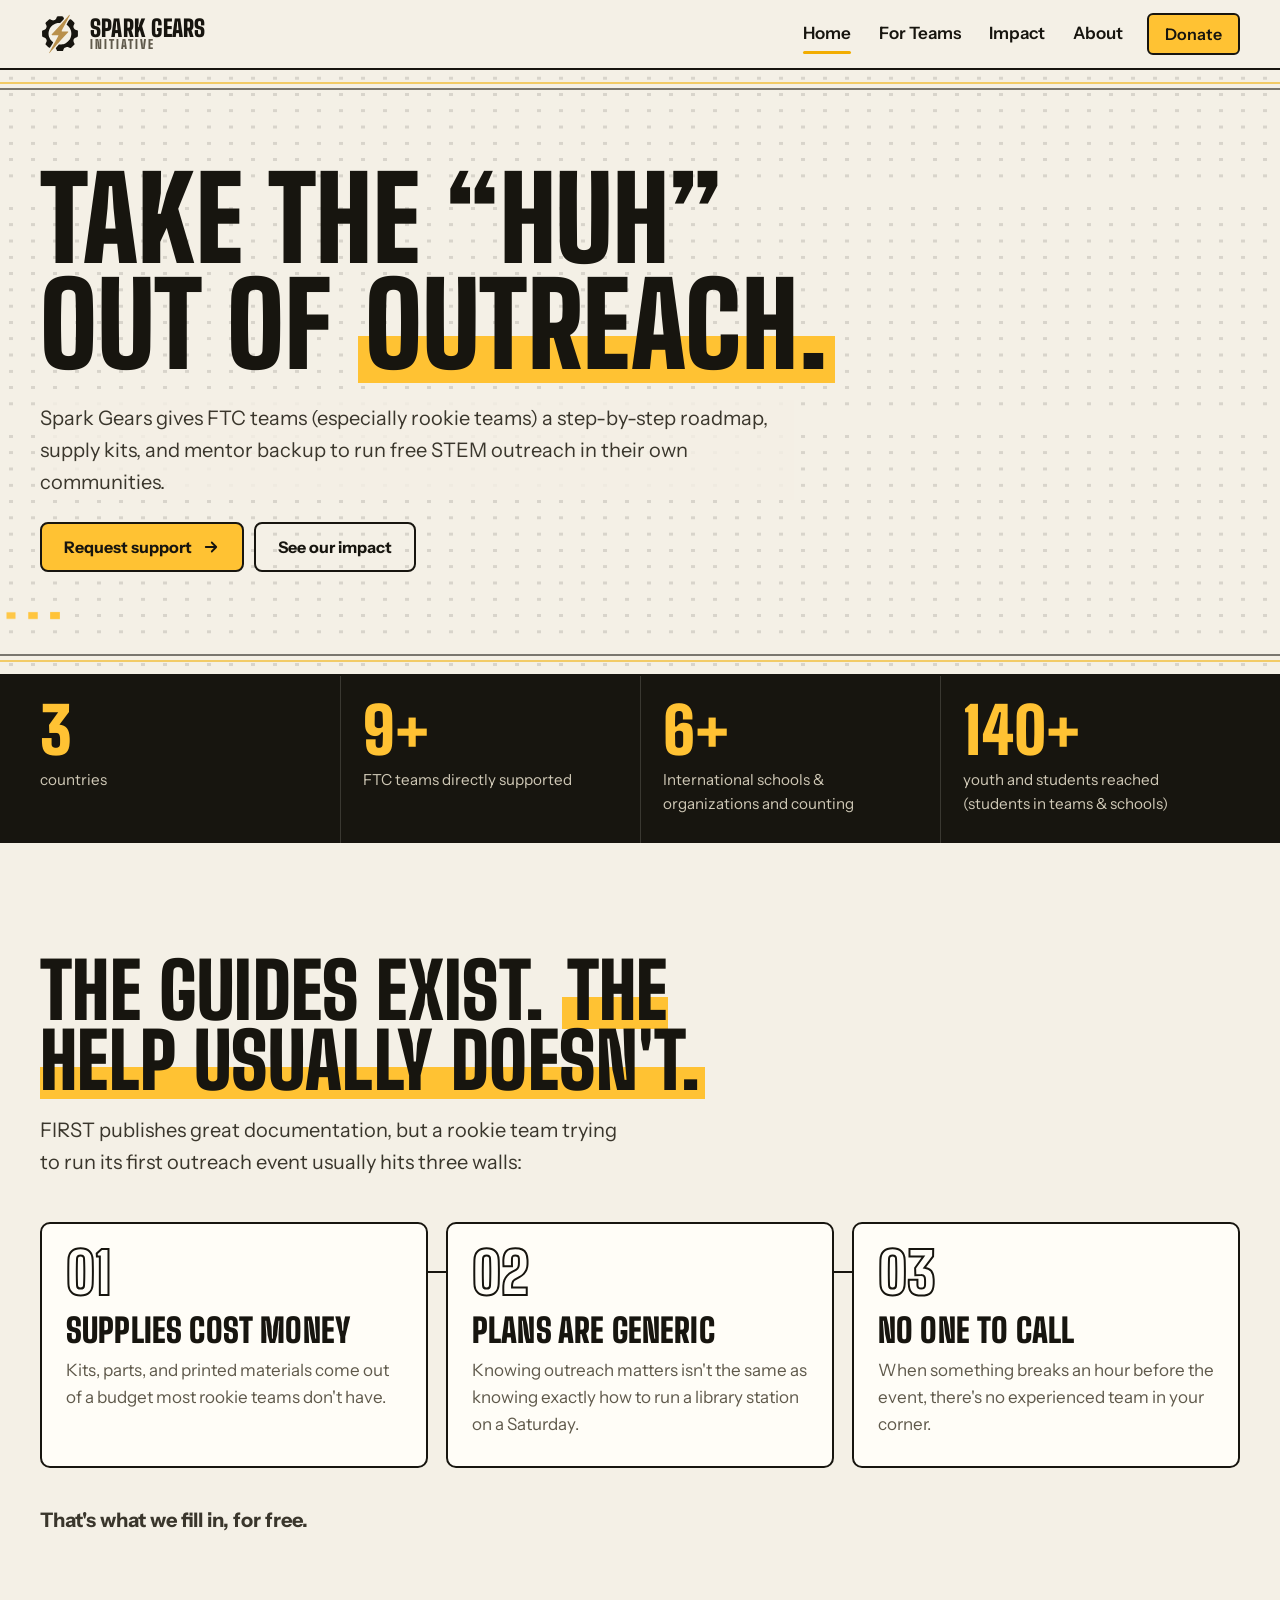
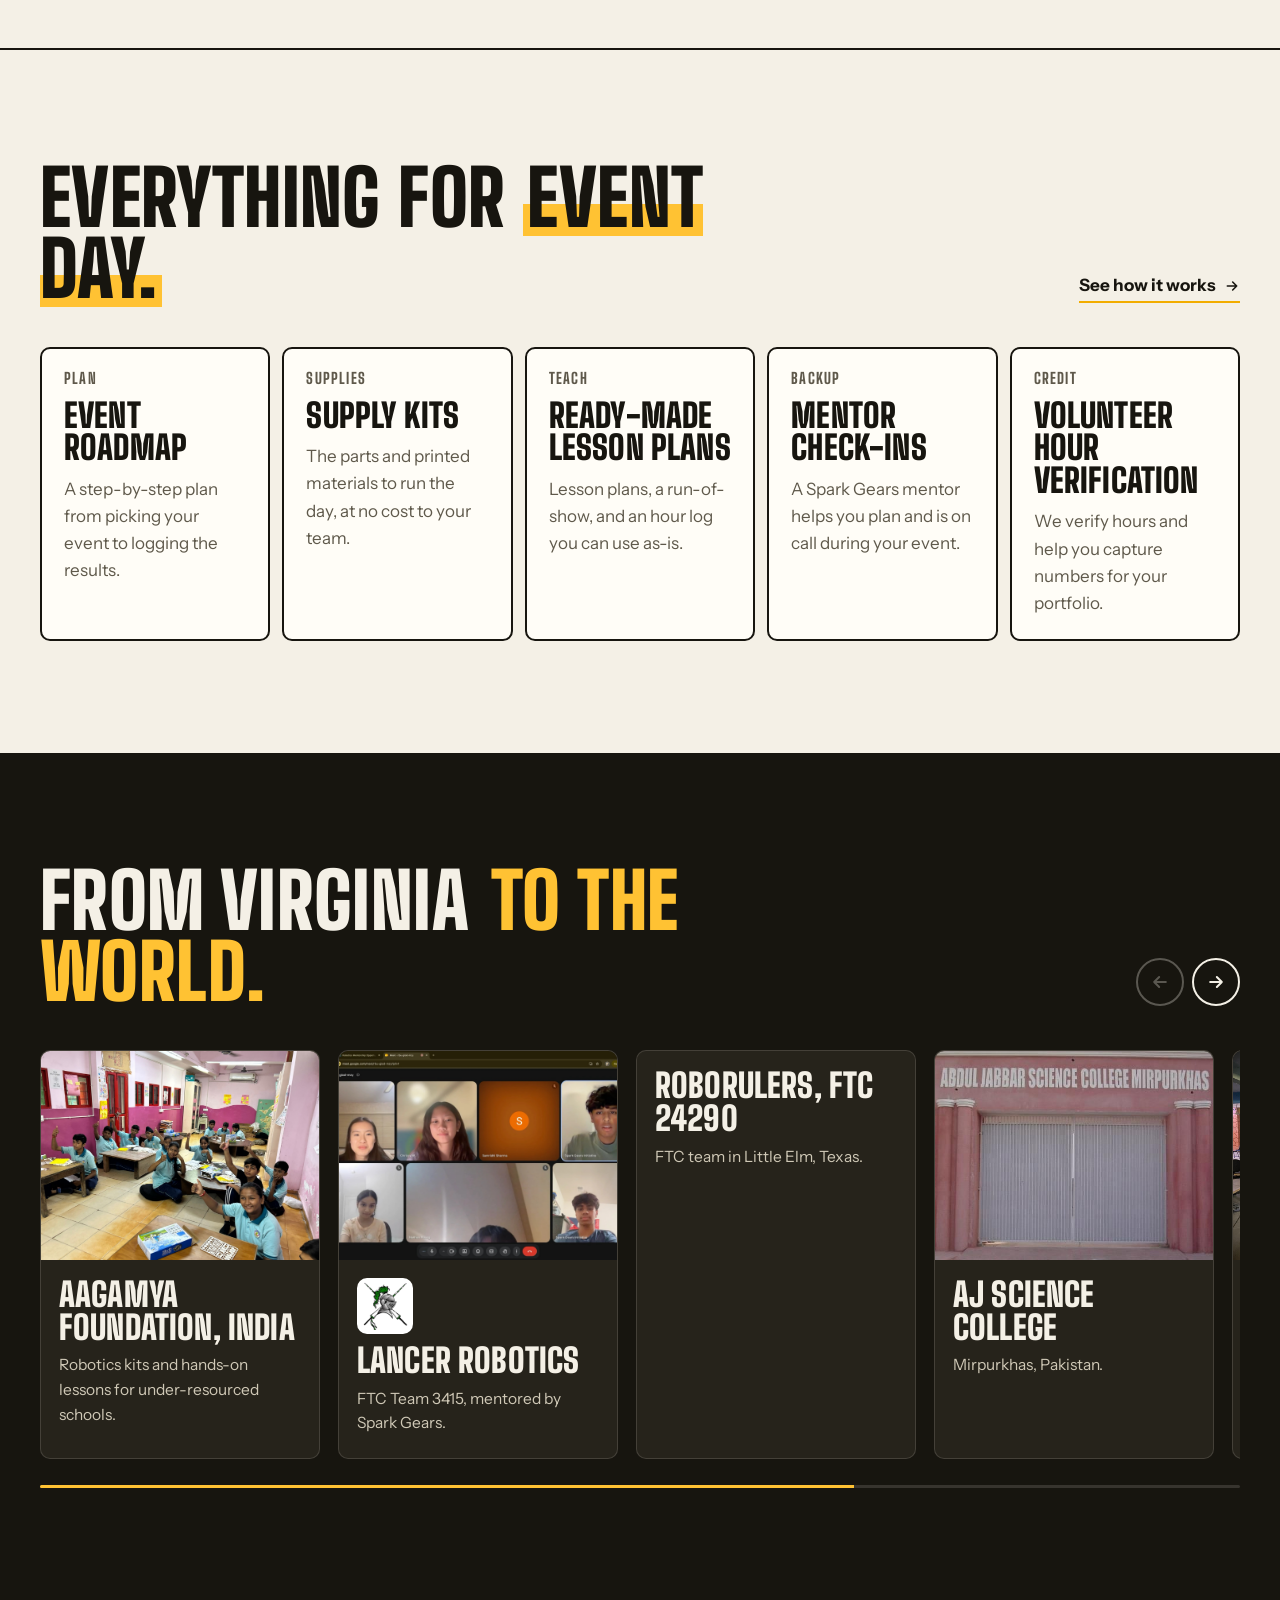
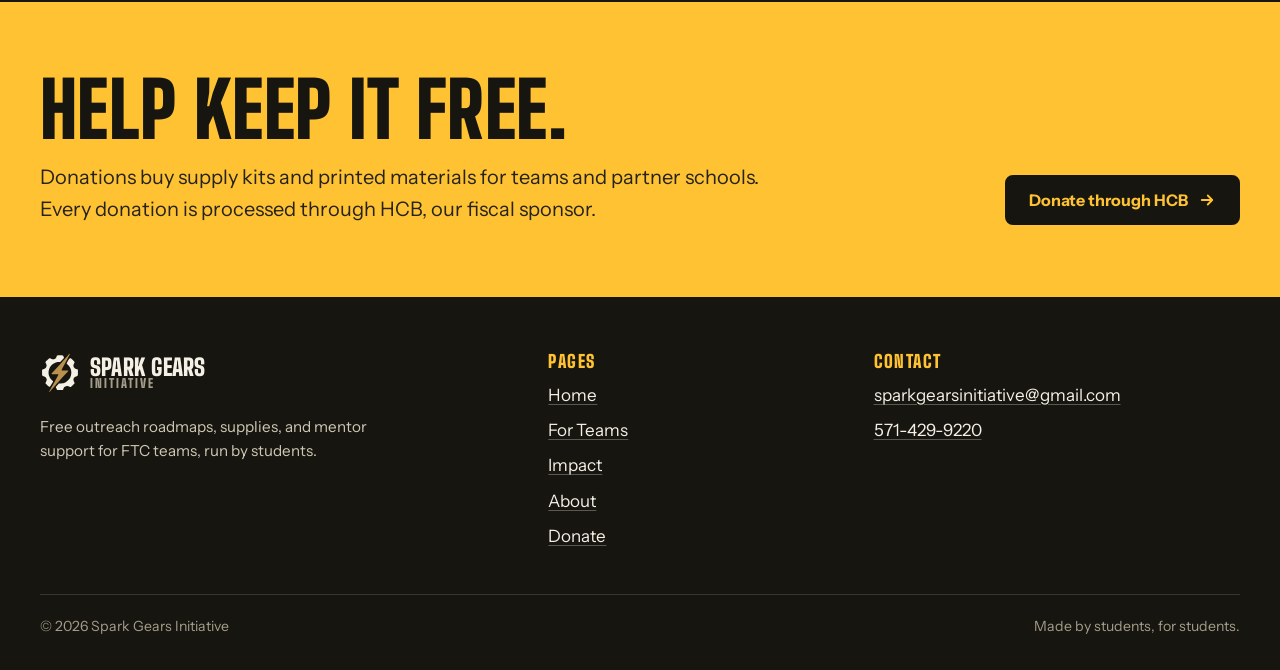
<file: index.html>
<!doctype html>
<html lang="en">
<head>
  <meta charset="utf-8" />
  <meta name="viewport" content="width=device-width, initial-scale=1" />
  <meta name="description" content="Spark Gears Initiative gives FTC teams, especially rookie teams, free outreach roadmaps, supply kits, and mentor support, and partners with schools from Virginia to India and Pakistan." />
  <meta name="theme-color" content="#ffc233" />
  <title>Spark Gears Initiative</title>
  <link rel="icon" href="assets/brand/spark-gears-logo.svg" type="image/svg+xml" />
  <link rel="alternate icon" href="assets/brand/spark-gears-logo.png" type="image/png" />
  <link rel="apple-touch-icon" href="assets/brand/spark-gears-logo.png" />
  <link rel="preconnect" href="https://fonts.googleapis.com" />
  <link rel="preconnect" href="https://fonts.gstatic.com" crossorigin />
  <link href="https://fonts.googleapis.com/css2?family=Big+Shoulders+Display:wght@700;800;900&family=Instrument+Sans:wght@400..700&display=swap" rel="stylesheet" />
  <link rel="stylesheet" href="styles.css" />
</head>
<body>
  <a class="skip" href="#main">Skip to content</a>

  <header class="site-header">
    <div class="wrap nav">
      <a class="brand" href="index.html" aria-label="Spark Gears Initiative home">
        <img src="assets/brand/spark-gears-logo.svg" alt="" width="40" height="40" />
        <span>Spark Gears<small>Initiative</small></span>
      </a>
      <button class="menu-btn" type="button" aria-expanded="false" aria-controls="nav-links"><span class="bars"></span>Menu</button>
      <nav class="nav-links" id="nav-links" aria-label="Primary">
        <a href="index.html" aria-current="page">Home</a>
        <a href="for-teams.html">For Teams</a>
        <a href="impact.html">Impact</a>
        <a href="about.html">About</a>
        <a class="btn btn-primary" href="donate.html">Donate</a>
      </nav>
    </div>
  </header>

  <main id="main">
    <section class="hero">
      <canvas class="board" aria-hidden="true"></canvas>
      <div class="wrap hero-grid solo">
        <div class="hero-copy">
          <h1><span class="row">Take the “huh”</span> <span class="row">out of <span class="hl">outreach.</span></span></h1>
          <p class="lede">Spark Gears gives FTC teams (especially rookie teams) a step-by-step roadmap, supply kits, and mentor backup to run free STEM outreach in their own communities.</p>
          <div class="actions">
            <a class="btn btn-primary" href="for-teams.html#request">Request support <svg viewBox="0 0 24 24" fill="none" stroke="currentColor" stroke-width="2.4" stroke-linecap="round" stroke-linejoin="round" aria-hidden="true"><path d="M5 12h14M13 6l6 6-6 6"/></svg></a>
            <a class="btn btn-ghost" href="impact.html">See our impact</a>
          </div>
        </div>
      </div>
    </section>

    <section class="stats" aria-label="At a glance">
      <ul class="wrap">
        <li><strong>3</strong><span>countries</span></li>
        <li><strong>9+</strong><span>FTC teams directly supported</span></li>
        <li><strong>6+</strong><span>International schools &amp; organizations and counting</span></li>
        <li><strong>140+</strong><span>youth and students reached (students in teams &amp; schools)</span></li>
      </ul>
    </section>

    <section class="section">
      <div class="wrap">
        <div class="section-head">
          <div>
            <h2>The guides exist. <span class="hl">The help usually doesn't.</span></h2>
          </div>
          <p class="lede">FIRST publishes great documentation, but a rookie team trying to run its first outreach event usually hits three walls:</p>
        </div>
        <ol class="steps">
          <li><h3>Supplies cost money</h3><p>Kits, parts, and printed materials come out of a budget most rookie teams don't have.</p></li>
          <li><h3>Plans are generic</h3><p>Knowing outreach matters isn't the same as knowing exactly how to run a library station on a Saturday.</p></li>
          <li><h3>No one to call</h3><p>When something breaks an hour before the event, there's no experienced team in your corner.</p></li>
        </ol>
        <p class="lede section-foot"><strong>That's what we fill in, for free.</strong></p>
      </div>
    </section>

    <section class="section rule-top">
      <div class="wrap">
        <div class="section-head">
          <div>
            <h2>Everything for <span class="hl">event day.</span></h2>
          </div>
          <a class="text-link" href="for-teams.html">See how it works <svg viewBox="0 0 24 24" fill="none" stroke="currentColor" stroke-width="2.4" stroke-linecap="round" stroke-linejoin="round" aria-hidden="true"><path d="M5 12h14M13 6l6 6-6 6"/></svg></a>
        </div>
        <div class="card-grid five">
          <a class="card" href="for-teams.html#roadmap"><span>Plan</span><h3>Event roadmap</h3><p>A step-by-step plan from picking your event to logging the results.</p></a>
          <a class="card" href="for-teams.html#kit"><span>Supplies</span><h3>Supply kits</h3><p>The parts and printed materials to run the day, at no cost to your team.</p></a>
          <a class="card" href="for-teams.html#downloads"><span>Teach</span><h3>Ready-made lesson plans</h3><p>Lesson plans, a run-of-show, and an hour log you can use as-is.</p></a>
          <a class="card" href="for-teams.html#roadmap"><span>Backup</span><h3>Mentor check-ins</h3><p>A Spark Gears mentor helps you plan and is on call during your event.</p></a>
          <a class="card" href="for-teams.html#roadmap"><span>Credit</span><h3>Volunteer hour verification</h3><p>We verify hours and help you capture numbers for your portfolio.</p></a>
        </div>
      </div>
    </section>

    <section class="section on-ink" data-rail>
      <div class="wrap">
        <div class="section-head">
          <div>
            <h2>From Virginia <span class="hl">to the world.</span></h2>
          </div>
          <div class="rail-controls">
            <button class="icon-btn" type="button" data-prev aria-label="Previous partners"><svg viewBox="0 0 24 24" fill="none" stroke="currentColor" stroke-width="2.4" stroke-linecap="round" stroke-linejoin="round" aria-hidden="true"><path d="M19 12H5M11 6l-6 6 6 6"/></svg></button>
            <button class="icon-btn" type="button" data-next aria-label="Next partners"><svg viewBox="0 0 24 24" fill="none" stroke="currentColor" stroke-width="2.4" stroke-linecap="round" stroke-linejoin="round" aria-hidden="true"><path d="M5 12h14M13 6l6 6-6 6"/></svg></button>
          </div>
        </div>
        <div class="rail">
          <a class="rail-card" href="impact.html#aagamya">
            <div class="media"><img src="assets/web/aagamya-4.jpg" alt="A classroom of students at Aagamya giving a thumbs up with solar robot kits on their tables" loading="lazy" /></div>
            <div class="body"><h3>Aagamya Foundation, India</h3><p>Robotics kits and hands-on lessons for under-resourced schools.</p></div>
          </a>
          <a class="rail-card" href="https://lancerrobotics.com/" target="_blank" rel="noopener">
            <div class="media"><img src="assets/web/lancer-robotics-meeting.jpg" alt="A Spark Gears mentorship video call with members of Lancer Robotics" loading="lazy" /></div>
            <div class="body"><img class="logo" src="assets/web/lancer-logo.png" alt="Lancer Robotics logo" width="56" height="56" loading="lazy" /><h3>Lancer Robotics</h3><p>FTC Team 3415, mentored by Spark Gears.</p></div>
          </a>
          <a class="rail-card" href="https://ftcscout.org/teams/24290" target="_blank" rel="noopener">
            <div class="body"><h3>RoboRulers, FTC 24290</h3><p>FTC team in Little Elm, Texas.</p></div>
          </a>
          <a class="rail-card" href="impact.html#aj-science">
            <div class="media"><img src="assets/web/aj-science-2.jpg" alt="Front gate of Abdul Jabbar Science College, Mirpurkhas" loading="lazy" /></div>
            <div class="body"><h3>AJ Science College</h3><p>Mirpurkhas, Pakistan.</p></div>
          </a>
          <a class="rail-card" href="impact.html#allama-iqbal">
            <div class="media"><img src="assets/web/allama-iqbal-3.jpg" alt="Students at computers in the school's digital lab" loading="lazy" /></div>
            <div class="body"><h3>Allama Iqbal Model School and College</h3><p>Khyber Pakhtunkhwa, Pakistan.</p></div>
          </a>
          <a class="rail-card" href="impact.html#title-i">
            <div class="body"><h3>Title I schools, VA/MD/DC</h3><p>Robotics outreach for students without a structured technical program.</p></div>
          </a>
        </div>
        <div class="rail-progress" aria-hidden="true"><span></span></div>
      </div>
    </section>


    <section class="section tight on-yellow rule-top">
      <div class="wrap cta">
        <div class="copy">
          <h2>Help keep it free.</h2>
          <p class="lede">Donations buy supply kits and printed materials for teams and partner schools. Every donation is processed through HCB, our fiscal sponsor.</p>
        </div>
        <div class="actions">
          <a class="btn btn-primary" href="https://hcb.hackclub.com/donations/start/spark-gears-initiative" target="_blank" rel="noreferrer">Donate through HCB <svg viewBox="0 0 24 24" fill="none" stroke="currentColor" stroke-width="2.4" stroke-linecap="round" stroke-linejoin="round" aria-hidden="true"><path d="M5 12h14M13 6l6 6-6 6"/></svg></a>
        </div>
      </div>
    </section>
  </main>

  <footer class="site-footer on-ink">
    <div class="wrap">
      <div class="footer-grid">
        <div>
          <a class="brand" href="index.html"><img src="assets/brand/spark-gears-logo-light.svg" alt="" width="40" height="40" /><span>Spark Gears<small>Initiative</small></span></a>
          <p class="about">Free outreach roadmaps, supplies, and mentor support for FTC teams, run by students.</p>
        </div>
        <div>
          <h3>Pages</h3>
          <ul><li><a href="index.html">Home</a></li><li><a href="for-teams.html">For Teams</a></li><li><a href="impact.html">Impact</a></li><li><a href="about.html">About</a></li><li><a href="donate.html">Donate</a></li></ul>
        </div>
        <div>
          <h3>Contact</h3>
          <ul><li><a href="mailto:sparkgearsinitiative@gmail.com">sparkgearsinitiative@gmail.com</a></li><li><a href="tel:+15714299220">571-429-9220</a></li></ul>
        </div>
      </div>
      <div class="footer-base"><span>© 2026 Spark Gears Initiative</span><span>Made by students, for students.</span></div>
    </div>
  </footer>

  <script src="site.js"></script>
</body>
</html>
</file>
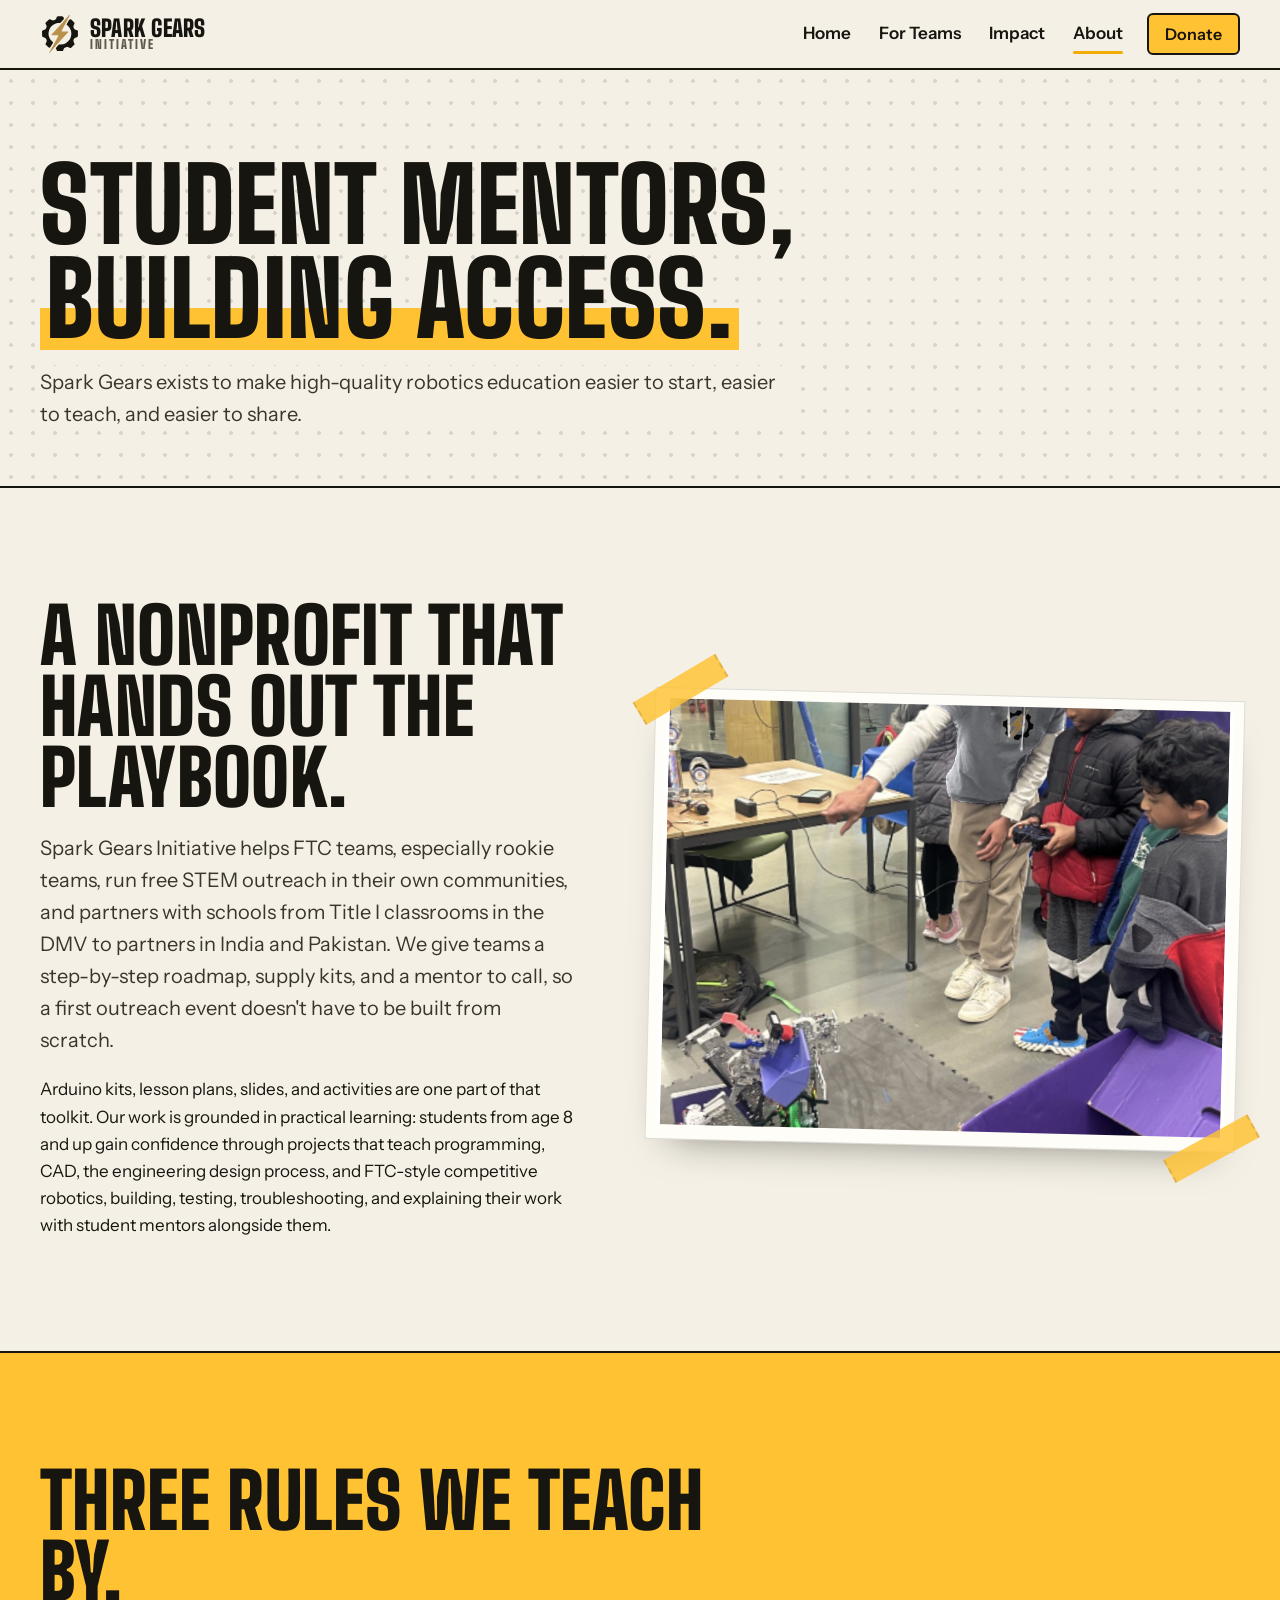
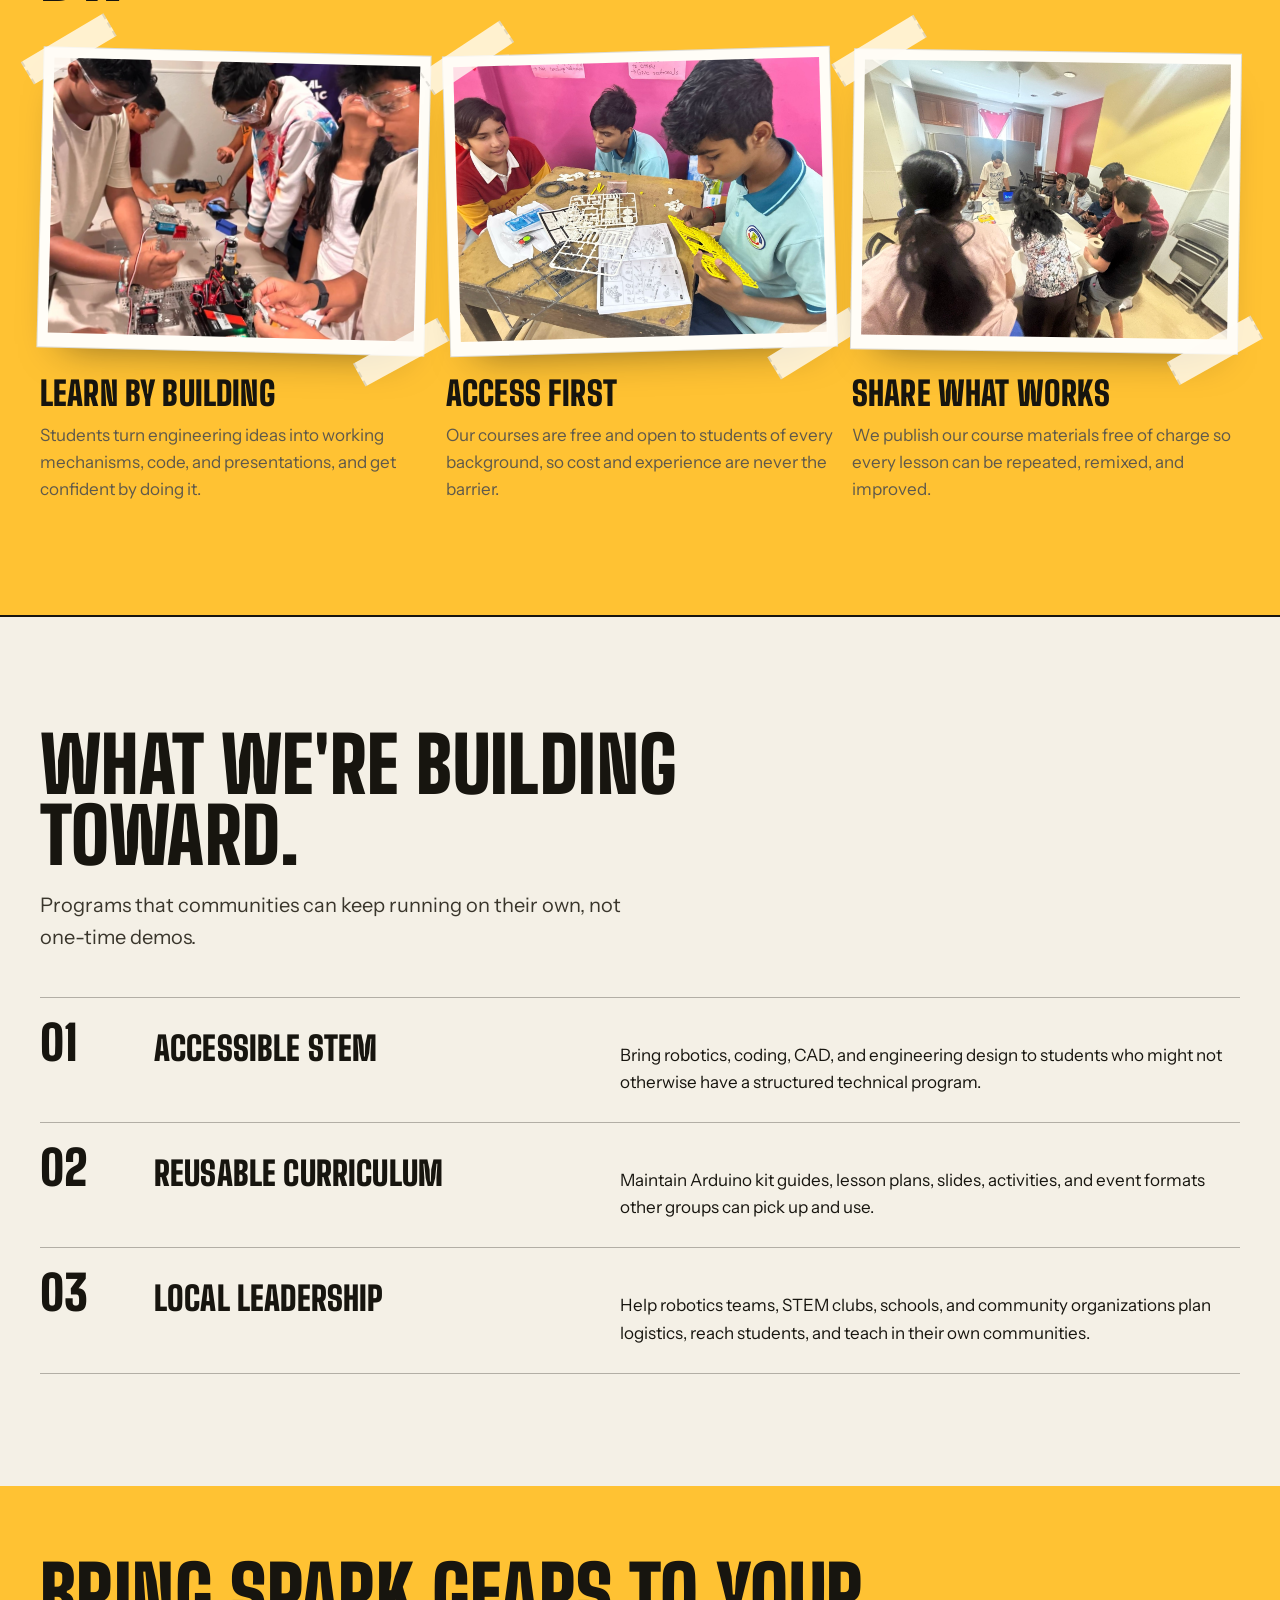
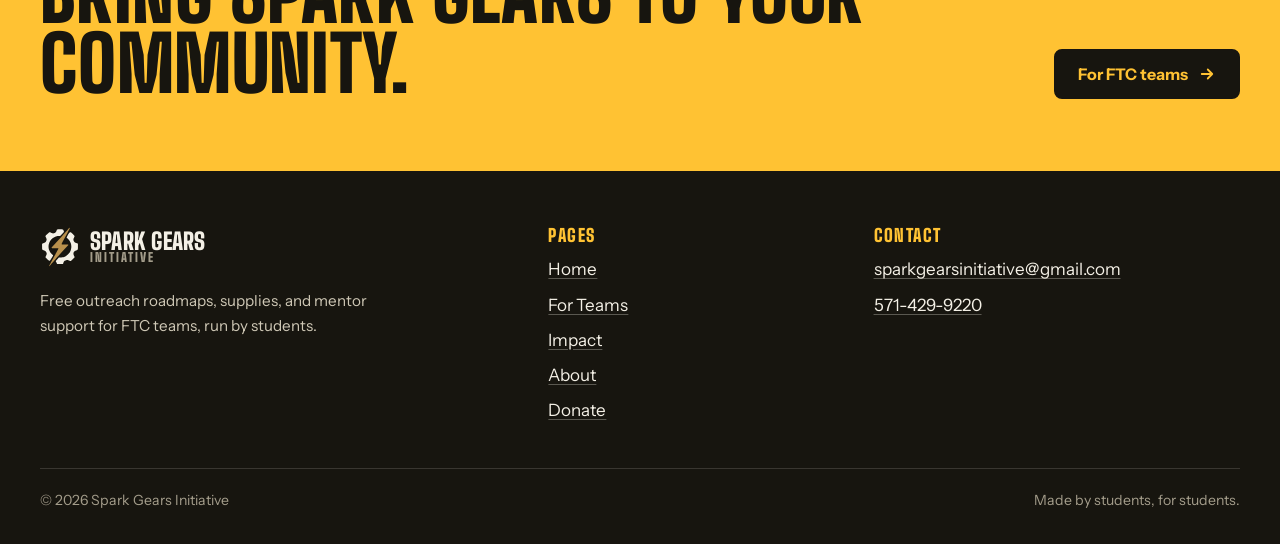
<file: about.html>
<!doctype html>
<html lang="en">
<head>
  <meta charset="utf-8" />
  <meta name="viewport" content="width=device-width, initial-scale=1" />
  <meta name="description" content="Who we are: a student-run nonprofit that helps FTC teams run free STEM outreach and partners with schools in the U.S., India, and Pakistan." />
  <meta name="theme-color" content="#ffc233" />
  <title>About · Spark Gears Initiative</title>
  <link rel="icon" href="assets/brand/spark-gears-logo.svg" type="image/svg+xml" />
  <link rel="alternate icon" href="assets/brand/spark-gears-logo.png" type="image/png" />
  <link rel="apple-touch-icon" href="assets/brand/spark-gears-logo.png" />
  <link rel="preconnect" href="https://fonts.googleapis.com" />
  <link rel="preconnect" href="https://fonts.gstatic.com" crossorigin />
  <link href="https://fonts.googleapis.com/css2?family=Big+Shoulders+Display:wght@700;800;900&family=Instrument+Sans:wght@400..700&display=swap" rel="stylesheet" />
  <link rel="stylesheet" href="styles.css" />
</head>
<body>
  <a class="skip" href="#main">Skip to content</a>

  <header class="site-header">
    <div class="wrap nav">
      <a class="brand" href="index.html" aria-label="Spark Gears Initiative home">
        <img src="assets/brand/spark-gears-logo.svg" alt="" width="40" height="40" />
        <span>Spark Gears<small>Initiative</small></span>
      </a>
      <button class="menu-btn" type="button" aria-expanded="false" aria-controls="nav-links"><span class="bars"></span>Menu</button>
      <nav class="nav-links" id="nav-links" aria-label="Primary">
        <a href="index.html">Home</a>
        <a href="for-teams.html">For Teams</a>
        <a href="impact.html">Impact</a>
        <a href="about.html" aria-current="page">About</a>
        <a class="btn btn-primary" href="donate.html">Donate</a>
      </nav>
    </div>
  </header>

  <main id="main">
    <header class="page-head">
      <div class="wrap">
        <h1 class="two-line">Student mentors, <span class="hl">building access.</span></h1>
        <p class="lede">Spark Gears exists to make high-quality robotics education easier to start, easier to teach, and easier to share.</p>
      </div>
    </header>

    <section class="section">
      <div class="wrap split">
        <div class="copy">
          <h2>A nonprofit that hands out the playbook.</h2>
          <p class="lede">Spark Gears Initiative helps FTC teams, especially rookie teams, run free STEM outreach in their own communities, and partners with schools from Title I classrooms in the DMV to partners in India and Pakistan. We give teams a step-by-step roadmap, supply kits, and a mentor to call, so a first outreach event doesn't have to be built from scratch.</p>
          <p>Arduino kits, lesson plans, slides, and activities are one part of that toolkit. Our work is grounded in practical learning: students from age 8 and up gain confidence through projects that teach programming, CAD, the engineering design process, and FTC-style competitive robotics, building, testing, troubleshooting, and explaining their work with student mentors alongside them.</p>
        </div>
        <figure class="taped">
          <img src="assets/mission/access-first.png" alt="A mentor showing young kids how to drive a robot at a demo booth" loading="lazy" />
        </figure>
      </div>
    </section>

    <section class="section on-yellow rule-top">
      <div class="wrap">
        <div class="section-head">
          <div>
            <h2>Three rules we teach by.</h2>
          </div>
        </div>
        <div class="principles">
          <article class="principle">
            <figure class="taped"><img src="assets/web/learn-by-building.jpg" style="object-position: 50% 62%" alt="Students in safety glasses gathered around a table, building and wiring a robot together" loading="lazy" /></figure>
            <h3>Learn by building</h3>
            <p>Students turn engineering ideas into working mechanisms, code, and presentations, and get confident by doing it.</p>
          </article>
          <article class="principle">
            <figure class="taped"><img src="assets/web/aagamya-2.jpg" alt="Three students sorting robot kit parts and reading the assembly guide at a table" loading="lazy" /></figure>
            <h3>Access first</h3>
            <p>Our courses are free and open to students of every background, so cost and experience are never the barrier.</p>
          </article>
          <article class="principle">
            <figure class="taped"><img src="assets/web/gearbox-library-photo.jpg" alt="Kids gathered around a table of robotics parts at a library event" loading="lazy" /></figure>
            <h3>Share what works</h3>
            <p>We publish our course materials free of charge so every lesson can be repeated, remixed, and improved.</p>
          </article>
        </div>
      </div>
    </section>

    <section class="section rule-top">
      <div class="wrap">
        <div class="section-head">
          <div>
            <h2>What we're building toward.</h2>
          </div>
          <p class="lede">Programs that communities can keep running on their own, not one-time demos.</p>
        </div>
        <ol class="goals">
          <li><h3>Accessible STEM</h3><p>Bring robotics, coding, CAD, and engineering design to students who might not otherwise have a structured technical program.</p></li>
          <li><h3>Reusable curriculum</h3><p>Maintain Arduino kit guides, lesson plans, slides, activities, and event formats other groups can pick up and use.</p></li>
          <li><h3>Local leadership</h3><p>Help robotics teams, STEM clubs, schools, and community organizations plan logistics, reach students, and teach in their own communities.</p></li>
        </ol>
      </div>
    </section>


    <section class="section tight on-yellow">
      <div class="wrap cta">
        <div class="copy">
          <h2>Bring Spark Gears to your community.</h2>
        </div>
        <div class="actions">
          <a class="btn btn-primary" href="for-teams.html">For FTC teams <svg viewBox="0 0 24 24" fill="none" stroke="currentColor" stroke-width="2.4" stroke-linecap="round" stroke-linejoin="round" aria-hidden="true"><path d="M5 12h14M13 6l6 6-6 6"/></svg></a>
        </div>
      </div>
    </section>
  </main>

  <footer class="site-footer on-ink">
    <div class="wrap">
      <div class="footer-grid">
        <div>
          <a class="brand" href="index.html"><img src="assets/brand/spark-gears-logo-light.svg" alt="" width="40" height="40" /><span>Spark Gears<small>Initiative</small></span></a>
          <p class="about">Free outreach roadmaps, supplies, and mentor support for FTC teams, run by students.</p>
        </div>
        <div>
          <h3>Pages</h3>
          <ul><li><a href="index.html">Home</a></li><li><a href="for-teams.html">For Teams</a></li><li><a href="impact.html">Impact</a></li><li><a href="about.html">About</a></li><li><a href="donate.html">Donate</a></li></ul>
        </div>
        <div>
          <h3>Contact</h3>
          <ul><li><a href="mailto:sparkgearsinitiative@gmail.com">sparkgearsinitiative@gmail.com</a></li><li><a href="tel:+15714299220">571-429-9220</a></li></ul>
        </div>
      </div>
      <div class="footer-base"><span>© 2026 Spark Gears Initiative</span><span>Made by students, for students.</span></div>
    </div>
  </footer>

  <script src="site.js"></script>
</body>
</html>
</file>
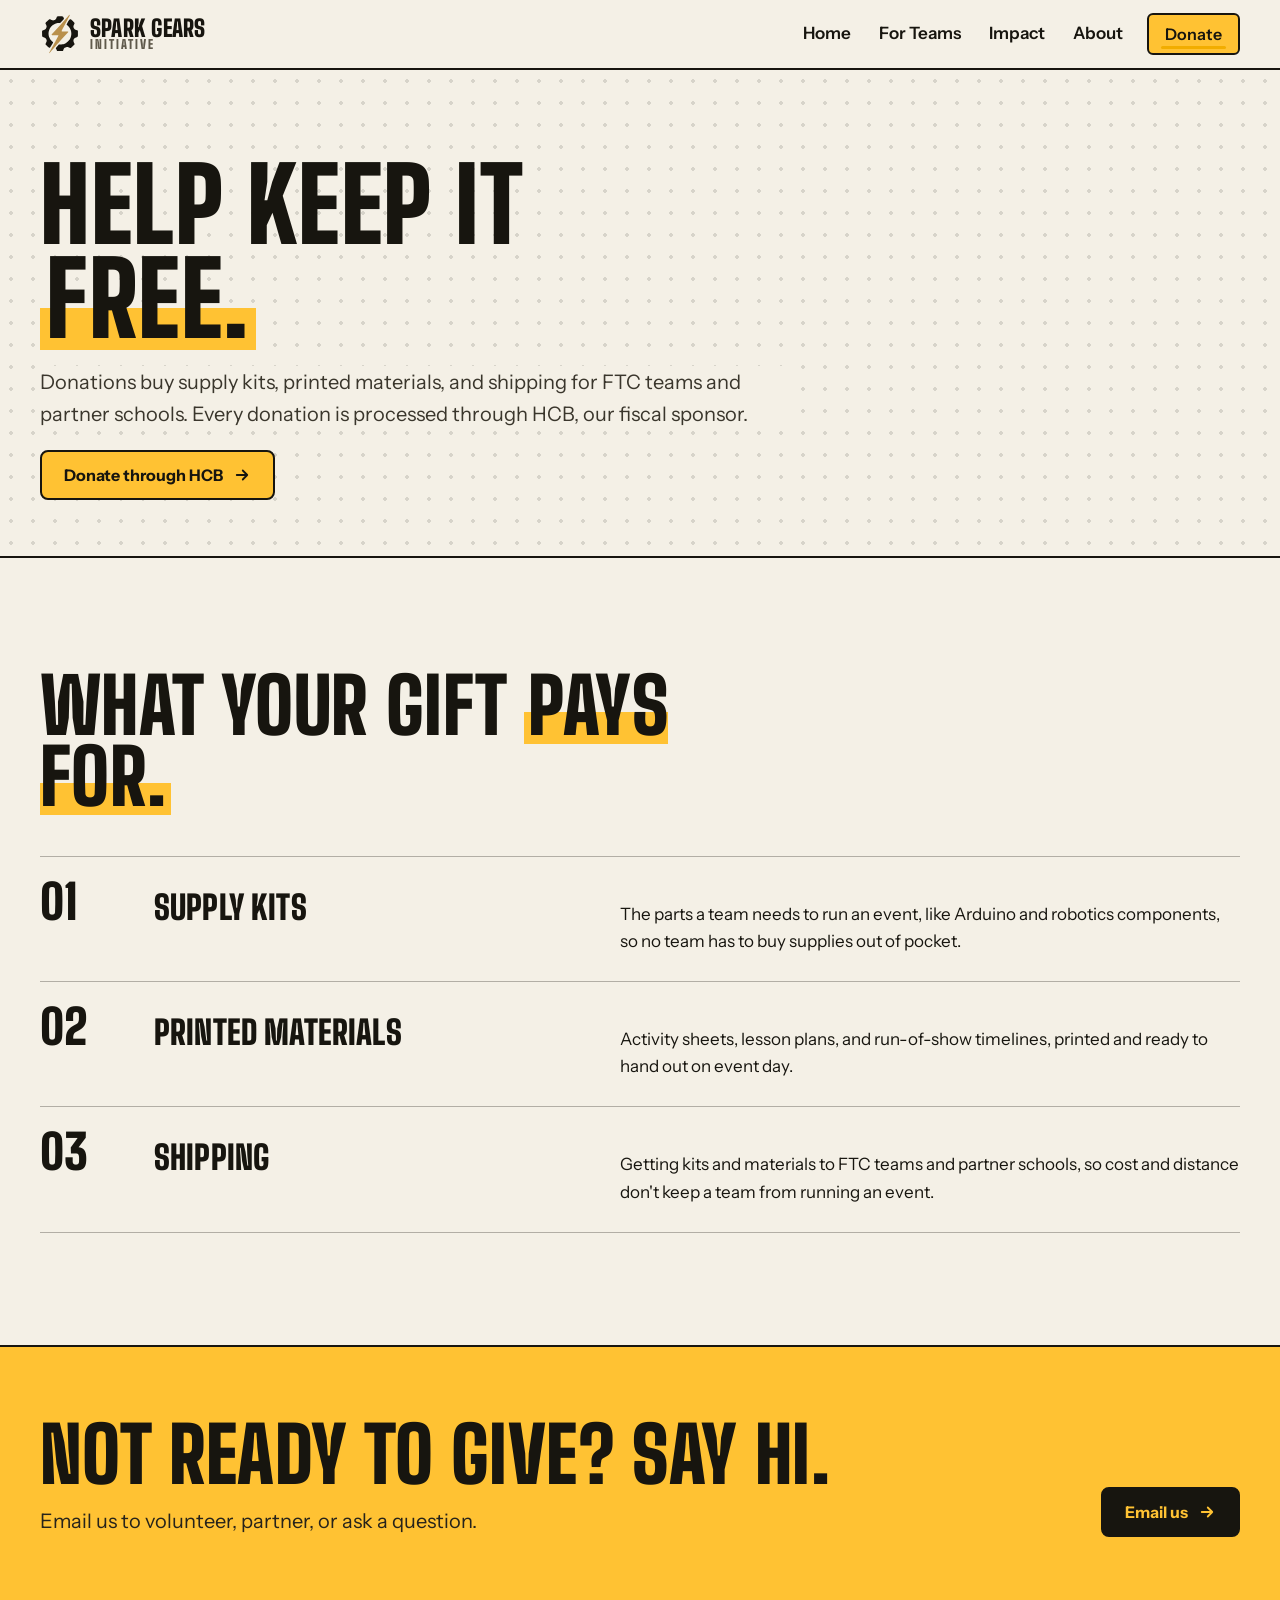
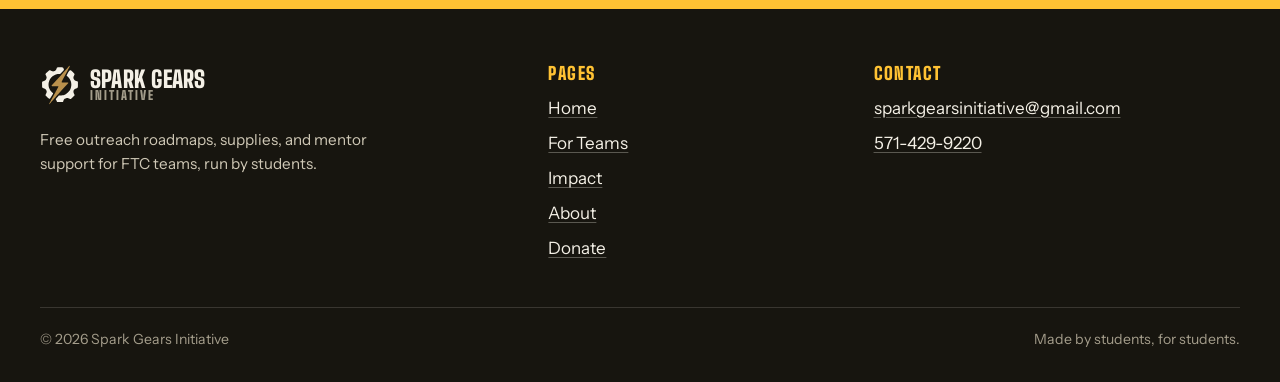
<file: donate.html>
<!doctype html>
<html lang="en">
<head>
  <meta charset="utf-8" />
  <meta name="viewport" content="width=device-width, initial-scale=1" />
  <meta name="description" content="Donate to Spark Gears Initiative. Donations buy supply kits, printed materials, and shipping for FTC teams and partner schools, processed through HCB." />
  <meta name="theme-color" content="#ffc233" />
  <title>Donate · Spark Gears Initiative</title>
  <link rel="icon" href="assets/brand/spark-gears-logo.svg" type="image/svg+xml" />
  <link rel="alternate icon" href="assets/brand/spark-gears-logo.png" type="image/png" />
  <link rel="apple-touch-icon" href="assets/brand/spark-gears-logo.png" />
  <link rel="preconnect" href="https://fonts.googleapis.com" />
  <link rel="preconnect" href="https://fonts.gstatic.com" crossorigin />
  <link href="https://fonts.googleapis.com/css2?family=Big+Shoulders+Display:wght@700;800;900&family=Instrument+Sans:wght@400..700&display=swap" rel="stylesheet" />
  <link rel="stylesheet" href="styles.css" />
</head>
<body>
  <a class="skip" href="#main">Skip to content</a>

  <header class="site-header">
    <div class="wrap nav">
      <a class="brand" href="index.html" aria-label="Spark Gears Initiative home">
        <img src="assets/brand/spark-gears-logo.svg" alt="" width="40" height="40" />
        <span>Spark Gears<small>Initiative</small></span>
      </a>
      <button class="menu-btn" type="button" aria-expanded="false" aria-controls="nav-links"><span class="bars"></span>Menu</button>
      <nav class="nav-links" id="nav-links" aria-label="Primary">
        <a href="index.html">Home</a>
        <a href="for-teams.html">For Teams</a>
        <a href="impact.html">Impact</a>
        <a href="about.html">About</a>
        <a class="btn btn-primary" href="donate.html" aria-current="page">Donate</a>
      </nav>
    </div>
  </header>

  <main id="main">
    <header class="page-head">
      <div class="wrap">
        <h1>Help keep it <span class="hl">free.</span></h1>
        <p class="lede">Donations buy supply kits, printed materials, and shipping for FTC teams and partner schools. Every donation is processed through HCB, our fiscal sponsor.</p>
        <div class="actions">
          <a class="btn btn-primary" href="https://hcb.hackclub.com/donations/start/spark-gears-initiative" target="_blank" rel="noreferrer">Donate through HCB <svg viewBox="0 0 24 24" fill="none" stroke="currentColor" stroke-width="2.4" stroke-linecap="round" stroke-linejoin="round" aria-hidden="true"><path d="M5 12h14M13 6l6 6-6 6"/></svg></a>
        </div>
      </div>
    </header>

    <section class="section">
      <div class="wrap">
        <div class="section-head">
          <div>
            <h2>What your gift <span class="hl">pays for.</span></h2>
          </div>
        </div>
        <ol class="goals">
          <li><h3>Supply kits</h3><p>The parts a team needs to run an event, like Arduino and robotics components, so no team has to buy supplies out of pocket.</p></li>
          <li><h3>Printed materials</h3><p>Activity sheets, lesson plans, and run-of-show timelines, printed and ready to hand out on event day.</p></li>
          <li><h3>Shipping</h3><p>Getting kits and materials to FTC teams and partner schools, so cost and distance don't keep a team from running an event.</p></li>
        </ol>
      </div>
    </section>

    <section class="section tight on-yellow rule-top">
      <div class="wrap cta">
        <div class="copy">
          <h2>Not ready to give? Say hi.</h2>
          <p class="lede">Email us to volunteer, partner, or ask a question.</p>
        </div>
        <div class="actions">
          <a class="btn btn-primary" href="mailto:sparkgearsinitiative@gmail.com">Email us <svg viewBox="0 0 24 24" fill="none" stroke="currentColor" stroke-width="2.4" stroke-linecap="round" stroke-linejoin="round" aria-hidden="true"><path d="M5 12h14M13 6l6 6-6 6"/></svg></a>
        </div>
      </div>
    </section>
  </main>

  <footer class="site-footer on-ink">
    <div class="wrap">
      <div class="footer-grid">
        <div>
          <a class="brand" href="index.html"><img src="assets/brand/spark-gears-logo-light.svg" alt="" width="40" height="40" /><span>Spark Gears<small>Initiative</small></span></a>
          <p class="about">Free outreach roadmaps, supplies, and mentor support for FTC teams, run by students.</p>
        </div>
        <div>
          <h3>Pages</h3>
          <ul><li><a href="index.html">Home</a></li><li><a href="for-teams.html">For Teams</a></li><li><a href="impact.html">Impact</a></li><li><a href="about.html">About</a></li><li><a href="donate.html">Donate</a></li></ul>
        </div>
        <div>
          <h3>Contact</h3>
          <ul><li><a href="mailto:sparkgearsinitiative@gmail.com">sparkgearsinitiative@gmail.com</a></li><li><a href="tel:+15714299220">571-429-9220</a></li></ul>
        </div>
      </div>
      <div class="footer-base"><span>© 2026 Spark Gears Initiative</span><span>Made by students, for students.</span></div>
    </div>
  </footer>

  <script src="site.js"></script>
</body>
</html>
</file>
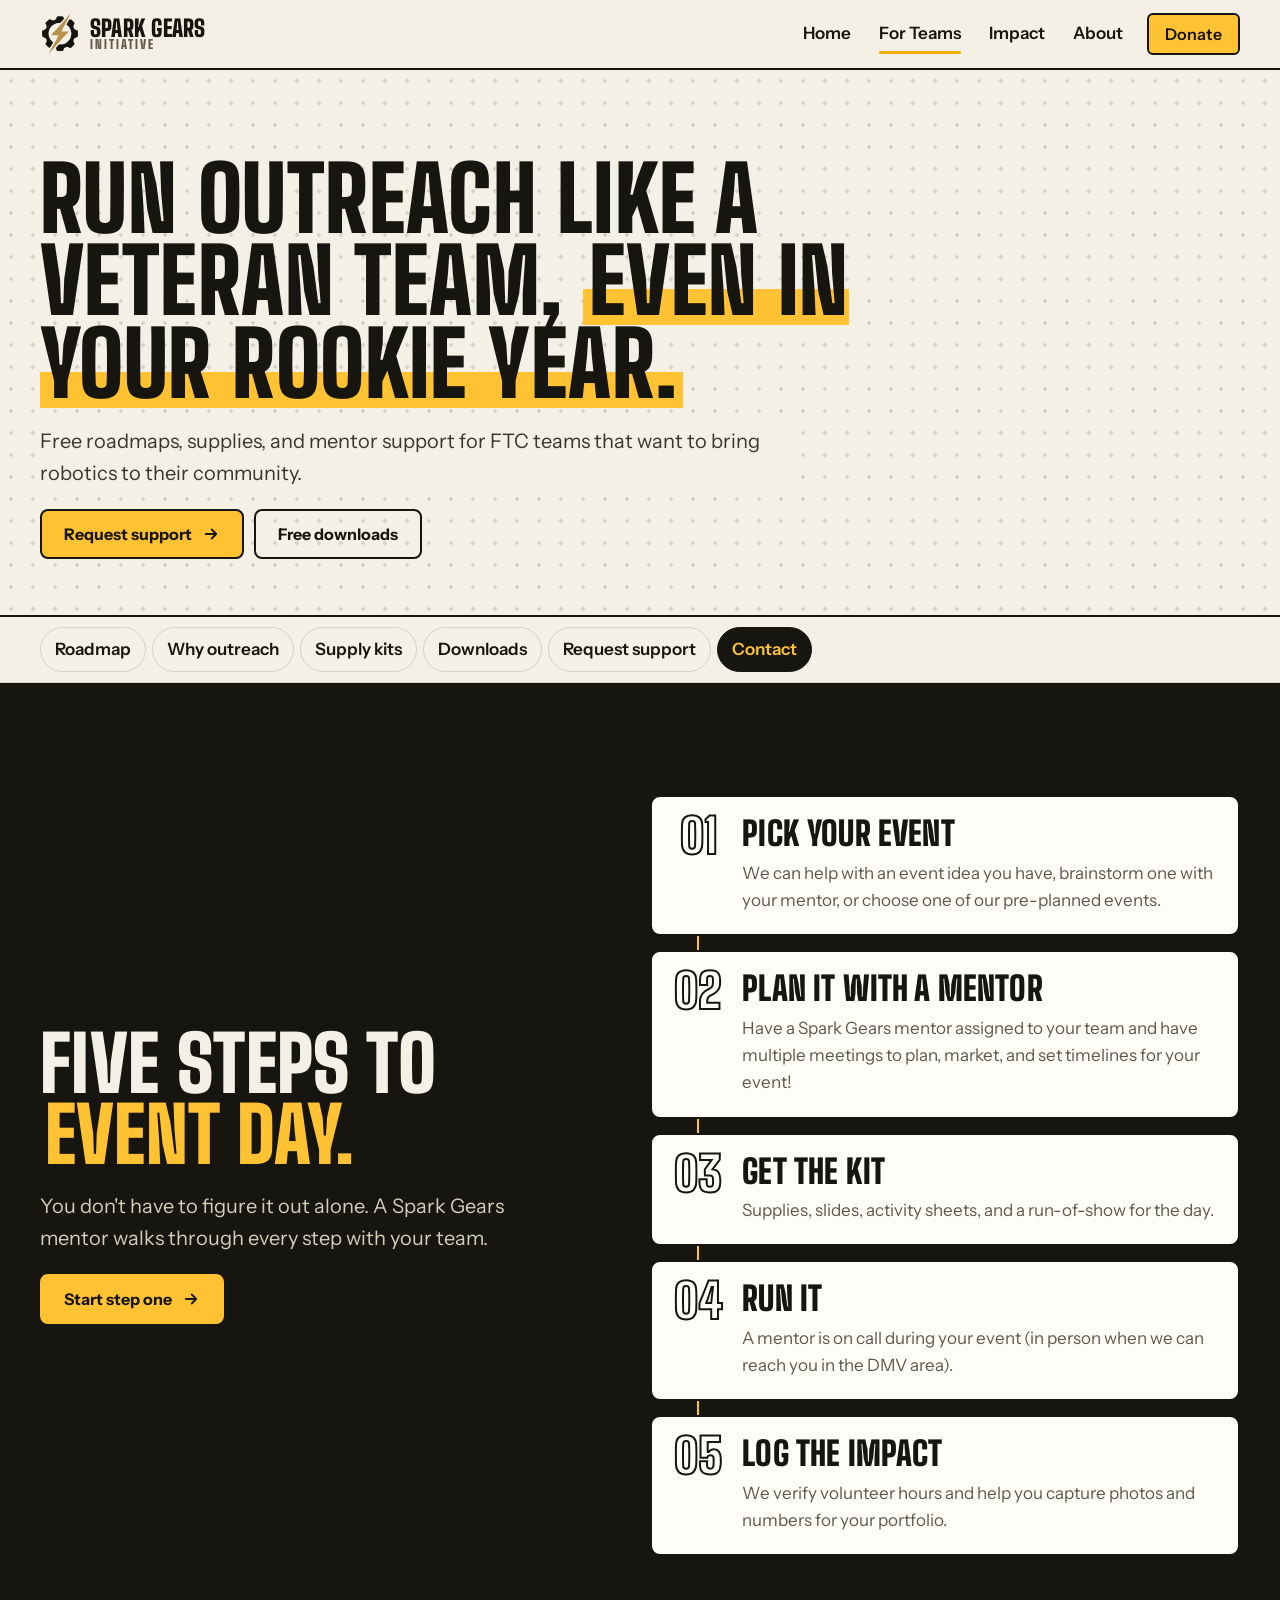
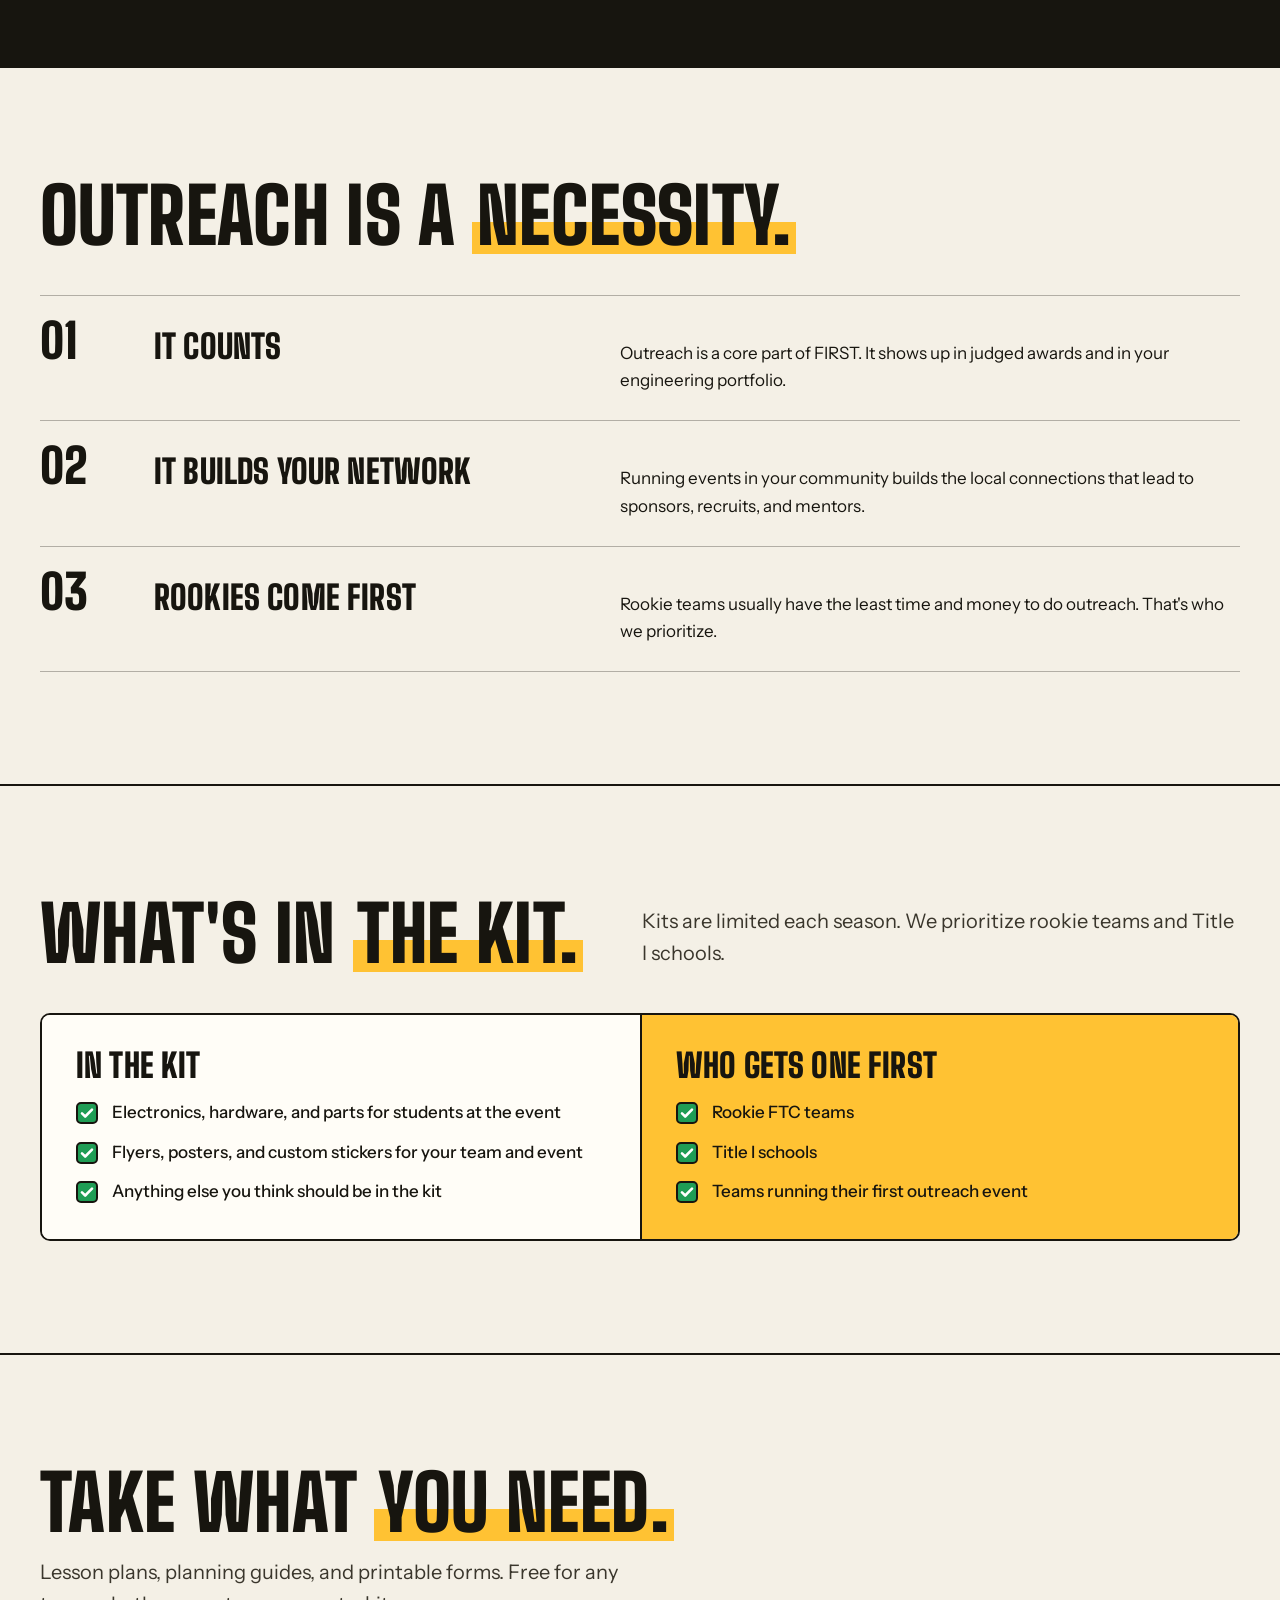
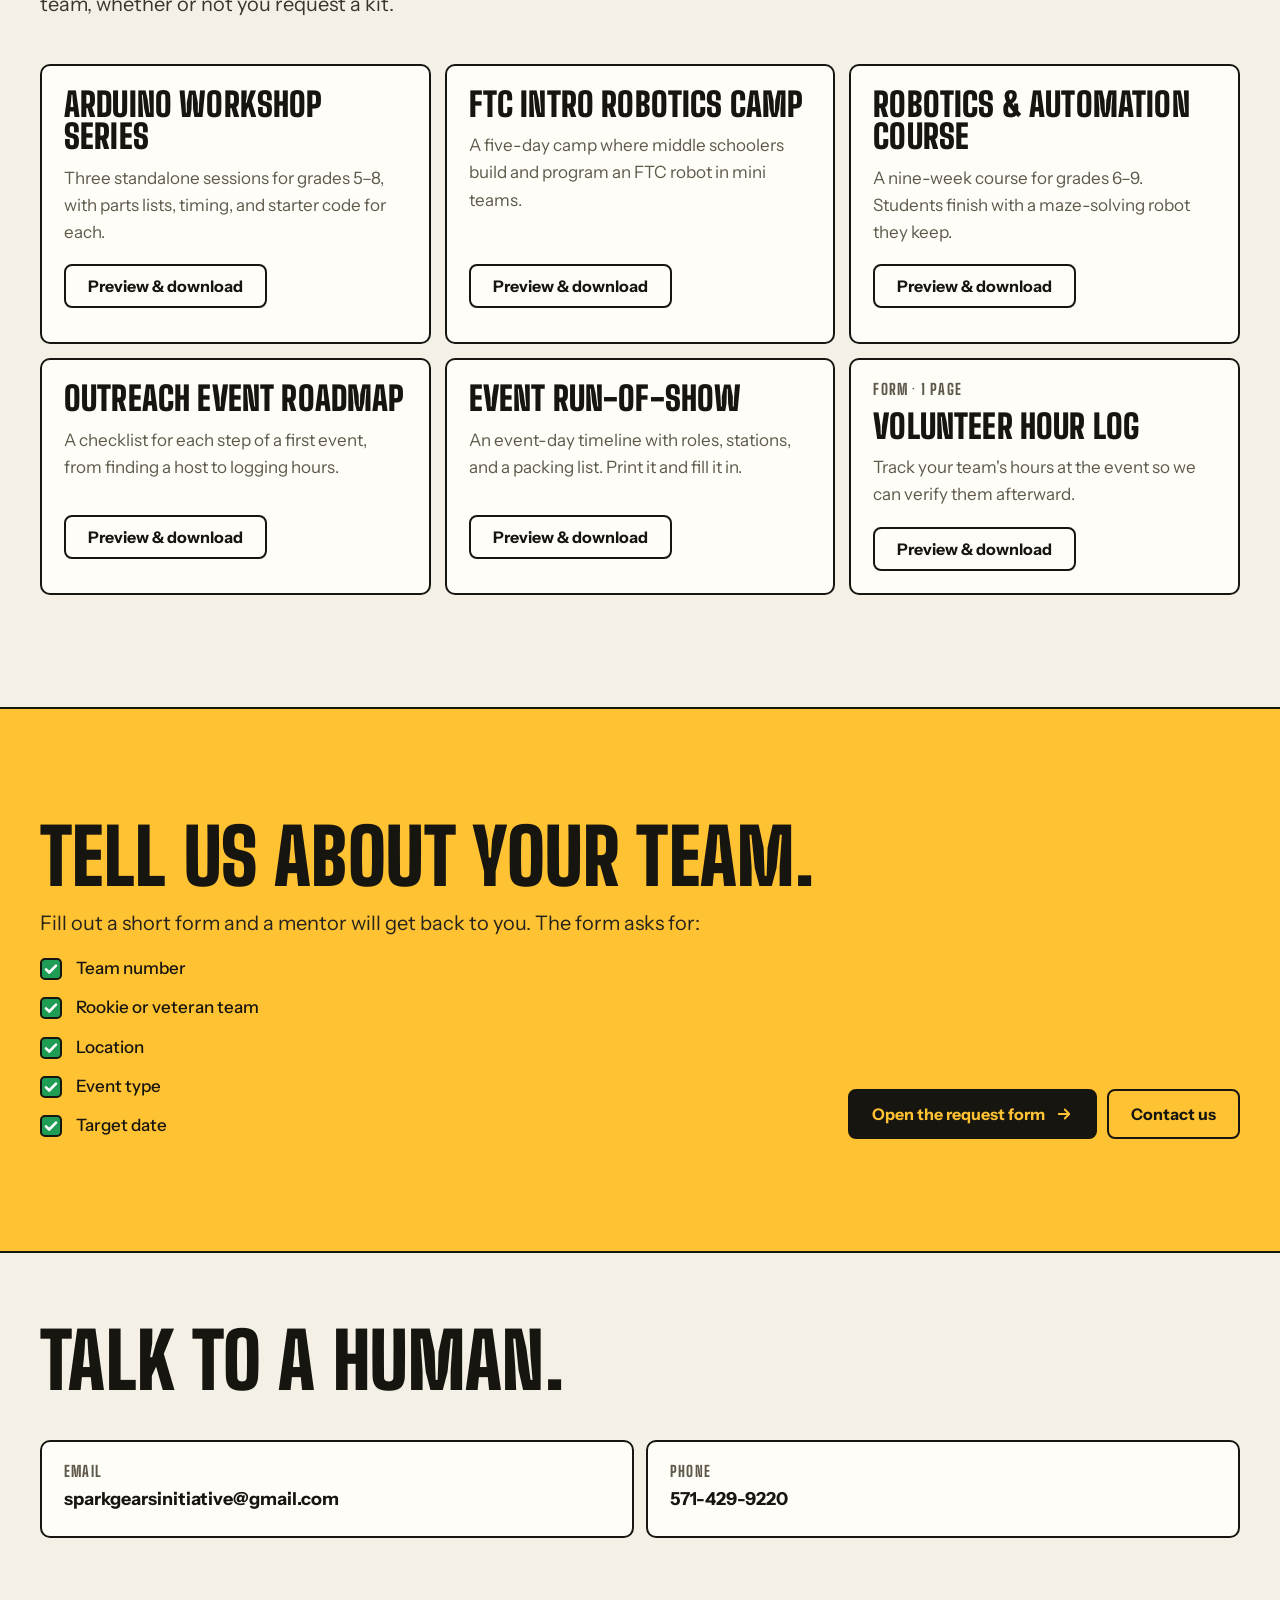
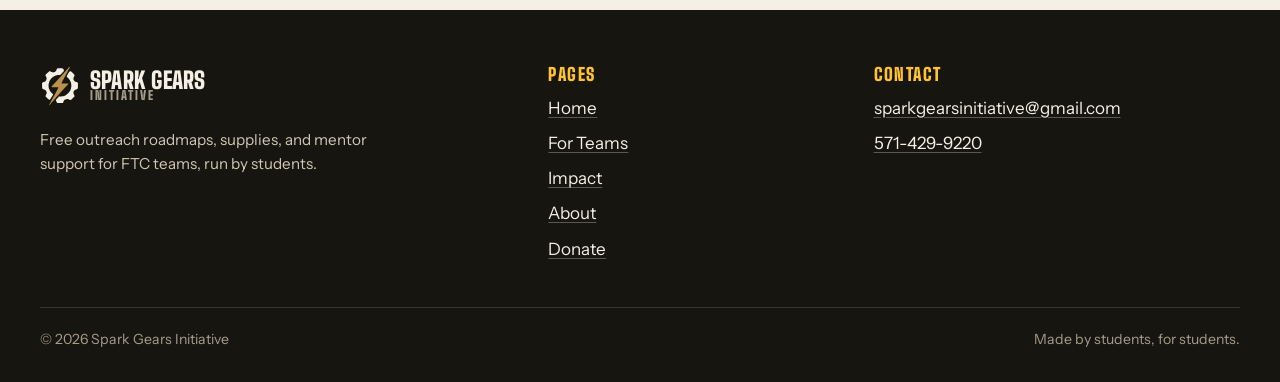
<file: for-teams.html>
<!doctype html>
<html lang="en">
<head>
  <meta charset="utf-8" />
  <meta name="viewport" content="width=device-width, initial-scale=1" />
  <meta name="description" content="Free outreach roadmaps, supply kits, downloads, and mentor support for FTC teams, especially rookie teams, that want to bring robotics to their community." />
  <meta name="theme-color" content="#ffc233" />
  <title>For Teams · Spark Gears Initiative</title>
  <link rel="icon" href="assets/brand/spark-gears-logo.svg" type="image/svg+xml" />
  <link rel="alternate icon" href="assets/brand/spark-gears-logo.png" type="image/png" />
  <link rel="apple-touch-icon" href="assets/brand/spark-gears-logo.png" />
  <link rel="preconnect" href="https://fonts.googleapis.com" />
  <link rel="preconnect" href="https://fonts.gstatic.com" crossorigin />
  <link href="https://fonts.googleapis.com/css2?family=Big+Shoulders+Display:wght@700;800;900&family=Instrument+Sans:wght@400..700&display=swap" rel="stylesheet" />
  <link rel="stylesheet" href="styles.css" />
</head>
<body>
  <a class="skip" href="#main">Skip to content</a>

  <header class="site-header">
    <div class="wrap nav">
      <a class="brand" href="index.html" aria-label="Spark Gears Initiative home">
        <img src="assets/brand/spark-gears-logo.svg" alt="" width="40" height="40" />
        <span>Spark Gears<small>Initiative</small></span>
      </a>
      <button class="menu-btn" type="button" aria-expanded="false" aria-controls="nav-links"><span class="bars"></span>Menu</button>
      <nav class="nav-links" id="nav-links" aria-label="Primary">
        <a href="index.html">Home</a>
        <a href="for-teams.html" aria-current="page">For Teams</a>
        <a href="impact.html">Impact</a>
        <a href="about.html">About</a>
        <a class="btn btn-primary" href="donate.html">Donate</a>
      </nav>
    </div>
  </header>

  <main id="main">
    <header class="page-head">
      <div class="wrap">
        <h1 class="wide">Run outreach like a veteran team, <span class="hl">even in your rookie year.</span></h1>
        <p class="lede">Free roadmaps, supplies, and mentor support for FTC teams that want to bring robotics to their community.</p>
        <div class="actions">
          <a class="btn btn-primary" href="#request">Request support <svg viewBox="0 0 24 24" fill="none" stroke="currentColor" stroke-width="2.4" stroke-linecap="round" stroke-linejoin="round" aria-hidden="true"><path d="M5 12h14M13 6l6 6-6 6"/></svg></a>
          <a class="btn btn-ghost" href="#downloads">Free downloads</a>
        </div>
      </div>
    </header>

    <nav class="subnav" aria-label="On this page">
      <div class="wrap">
        <a href="#roadmap">Roadmap</a>
        <a href="#why">Why outreach</a>
        <a href="#kit">Supply kits</a>
        <a href="#downloads">Downloads</a>
        <a href="#request">Request support</a>
        <a href="#contact">Contact</a>
      </div>
    </nav>

    <section class="section on-ink" id="roadmap">
      <div class="wrap split">
        <div class="copy">
          <h2>Five steps to <span class="hl">event day.</span></h2>
          <p class="lede">You don't have to figure it out alone. A Spark Gears mentor walks through every step with your team.</p>
          <div class="actions">
            <a class="btn btn-primary" href="#request">Start step one <svg viewBox="0 0 24 24" fill="none" stroke="currentColor" stroke-width="2.4" stroke-linecap="round" stroke-linejoin="round" aria-hidden="true"><path d="M5 12h14M13 6l6 6-6 6"/></svg></a>
          </div>
        </div>
        <ol class="steps vertical">
          <li><h3>Pick your event</h3><p>We can help with an event idea you have, brainstorm one with your mentor, or choose one of our pre-planned events.</p></li>
          <li><h3>Plan it with a mentor</h3><p>Have a Spark Gears mentor assigned to your team and have multiple meetings to plan, market, and set timelines for your event!</p></li>
          <li><h3>Get the kit</h3><p>Supplies, slides, activity sheets, and a run-of-show for the day.</p></li>
          <li><h3>Run it</h3><p>A mentor is on call during your event (in person when we can reach you in the DMV area).</p></li>
          <li><h3>Log the impact</h3><p>We verify volunteer hours and help you capture photos and numbers for your portfolio.</p></li>
        </ol>
      </div>
    </section>

    <section class="section" id="why">
      <div class="wrap">
        <div class="section-head">
          <div>
            <h2>Outreach is a <span class="hl">necessity.</span></h2>
          </div>
        </div>
        <ol class="goals">
          <li><h3>It counts</h3><p>Outreach is a core part of FIRST. It shows up in judged awards and in your engineering portfolio.</p></li>
          <li><h3>It builds your network</h3><p>Running events in your community builds the local connections that lead to sponsors, recruits, and mentors.</p></li>
          <li><h3>Rookies come first</h3><p>Rookie teams usually have the least time and money to do outreach. That's who we prioritize.</p></li>
        </ol>
      </div>
    </section>

    <section class="section rule-top" id="kit">
      <div class="wrap">
        <div class="section-head">
          <div>
            <h2>What's in <span class="hl">the kit.</span></h2>
          </div>
          <p class="lede">Kits are limited each season. We prioritize rookie teams and Title I schools.</p>
        </div>
        <div class="exchange">
          <div>
            <h3>In the kit</h3>
            <ul class="checks">
              <li>Electronics, hardware, and parts for students at the event</li>
              <li>Flyers, posters, and custom stickers for your team and event</li>
              <li>Anything else you think should be in the kit</li>
            </ul>
          </div>
          <div>
            <h3>Who gets one first</h3>
            <ul class="checks">
              <li>Rookie FTC teams</li>
              <li>Title I schools</li>
              <li>Teams running their first outreach event</li>
            </ul>
          </div>
        </div>
      </div>
    </section>

    <section class="section rule-top" id="downloads">
      <div class="wrap">
        <div class="section-head">
          <div>
            <h2>Take what <span class="hl">you need.</span></h2>
          </div>
          <p class="lede">Lesson plans, planning guides, and printable forms. Free for any team, whether or not you request a kit.</p>
        </div>
        <div class="card-grid three downloads">
          <div class="card">
            <h3>Arduino workshop series</h3>
            <p>Three standalone sessions for grades 5–8, with parts lists, timing, and starter code for each.</p>
            <a class="btn btn-ghost" href="downloads/spark-gears-arduino-workshop-series.pdf" data-pdf>Preview &amp; download</a>
          </div>
          <div class="card">
            <h3>FTC intro robotics camp</h3>
            <p>A five-day camp where middle schoolers build and program an FTC robot in mini teams.</p>
            <a class="btn btn-ghost" href="downloads/spark-gears-ftc-intro-camp.pdf" data-pdf>Preview &amp; download</a>
          </div>
          <div class="card">
            <h3>Robotics &amp; automation course</h3>
            <p>A nine-week course for grades 6–9. Students finish with a maze-solving robot they keep.</p>
            <a class="btn btn-ghost" href="downloads/spark-gears-robotics-automation-course.pdf" data-pdf>Preview &amp; download</a>
          </div>
          <div class="card">
            <h3>Outreach event roadmap</h3>
            <p>A checklist for each step of a first event, from finding a host to logging hours.</p>
            <a class="btn btn-ghost" href="downloads/spark-gears-outreach-roadmap.pdf" data-pdf>Preview &amp; download</a>
          </div>
          <div class="card">
            <h3>Event run-of-show</h3>
            <p>An event-day timeline with roles, stations, and a packing list. Print it and fill it in.</p>
            <a class="btn btn-ghost" href="downloads/spark-gears-run-of-show.pdf" data-pdf>Preview &amp; download</a>
          </div>
          <div class="card">
            <span>Form · 1 page</span>
            <h3>Volunteer hour log</h3>
            <p>Track your team's hours at the event so we can verify them afterward.</p>
            <a class="btn btn-ghost" href="downloads/spark-gears-volunteer-hour-log.pdf" data-pdf>Preview &amp; download</a>
          </div>
        </div>
      </div>
    </section>

    <section class="section on-yellow rule-top" id="request">
      <div class="wrap cta">
        <div class="copy">
          <h2>Tell us about your team.</h2>
          <p class="lede">Fill out a short form and a mentor will get back to you. The form asks for:</p>
          <ul class="checks">
            <li>Team number</li>
            <li>Rookie or veteran team</li>
            <li>Location</li>
            <li>Event type</li>
            <li>Target date</li>
          </ul>
        </div>
        <div class="actions">
          <a class="btn btn-primary" href="https://forms.gle/KXnw3EffLgAmnCpd9" target="_blank" rel="noreferrer">Open the request form <svg viewBox="0 0 24 24" fill="none" stroke="currentColor" stroke-width="2.4" stroke-linecap="round" stroke-linejoin="round" aria-hidden="true"><path d="M5 12h14M13 6l6 6-6 6"/></svg></a>
          <a class="btn btn-ghost" href="#contact">Contact us</a>
        </div>
      </div>
    </section>

    <section class="section tight rule-top" id="contact">
      <div class="wrap">
        <div class="section-head">
          <div>
            <h2>Talk to a human.</h2>
          </div>
        </div>
        <div class="contact-grid">
          <a class="contact-card" href="mailto:sparkgearsinitiative@gmail.com"><span>Email</span><strong>sparkgearsinitiative@gmail.com</strong></a>
          <a class="contact-card" href="tel:+15714299220"><span>Phone</span><strong>571-429-9220</strong></a>
        </div>
      </div>
    </section>
  </main>

  <dialog class="pdf-viewer" aria-labelledby="pdf-title">
    <div class="pdf-panel">
      <div class="pdf-bar">
        <div class="pdf-name">
          <p id="pdf-title"></p>
          <span class="pdf-meta"></span>
        </div>
        <div class="pdf-actions">
          <button class="btn btn-ghost pdf-code-toggle" type="button" aria-expanded="false" aria-controls="pdf-code" hidden><svg viewBox="0 0 24 24" fill="none" stroke="currentColor" stroke-width="2.4" stroke-linecap="round" stroke-linejoin="round" aria-hidden="true"><path d="M8 7l-5 5 5 5M16 7l5 5-5 5"/></svg><span class="btn-label">Code</span></button>
          <a class="btn btn-primary pdf-download" href="#" download><span class="btn-label">Download</span> <svg viewBox="0 0 24 24" fill="none" stroke="currentColor" stroke-width="2.4" stroke-linecap="round" stroke-linejoin="round" aria-hidden="true"><path d="M12 4v11M7 10l5 5 5-5M5 20h14"/></svg></a>
          <button class="icon-btn" type="button" data-pdf-close aria-label="Close preview"><svg viewBox="0 0 24 24" fill="none" stroke="currentColor" stroke-width="2.4" stroke-linecap="round" aria-hidden="true"><path d="M6 6l12 12M18 6L6 18"/></svg></button>
        </div>
      </div>
      <div class="pdf-body">
        <div class="pdf-pages" tabindex="0"></div>
        <aside class="pdf-code" id="pdf-code" aria-label="Code from this PDF" hidden>
          <div class="pdf-code-head">
            <p>Code from this PDF</p>
            <span>Copy it straight into your editor. Spacing and indents stay exact.</span>
          </div>
          <ol class="pdf-code-list"></ol>
        </aside>
      </div>
    </div>
  </dialog>

  <footer class="site-footer on-ink">
    <div class="wrap">
      <div class="footer-grid">
        <div>
          <a class="brand" href="index.html"><img src="assets/brand/spark-gears-logo-light.svg" alt="" width="40" height="40" /><span>Spark Gears<small>Initiative</small></span></a>
          <p class="about">Free outreach roadmaps, supplies, and mentor support for FTC teams, run by students.</p>
        </div>
        <div>
          <h3>Pages</h3>
          <ul><li><a href="index.html">Home</a></li><li><a href="for-teams.html">For Teams</a></li><li><a href="impact.html">Impact</a></li><li><a href="about.html">About</a></li><li><a href="donate.html">Donate</a></li></ul>
        </div>
        <div>
          <h3>Contact</h3>
          <ul><li><a href="mailto:sparkgearsinitiative@gmail.com">sparkgearsinitiative@gmail.com</a></li><li><a href="tel:+15714299220">571-429-9220</a></li></ul>
        </div>
      </div>
      <div class="footer-base"><span>© 2026 Spark Gears Initiative</span><span>Made by students, for students.</span></div>
    </div>
  </footer>

  <script src="site.js"></script>
</body>
</html>
</file>
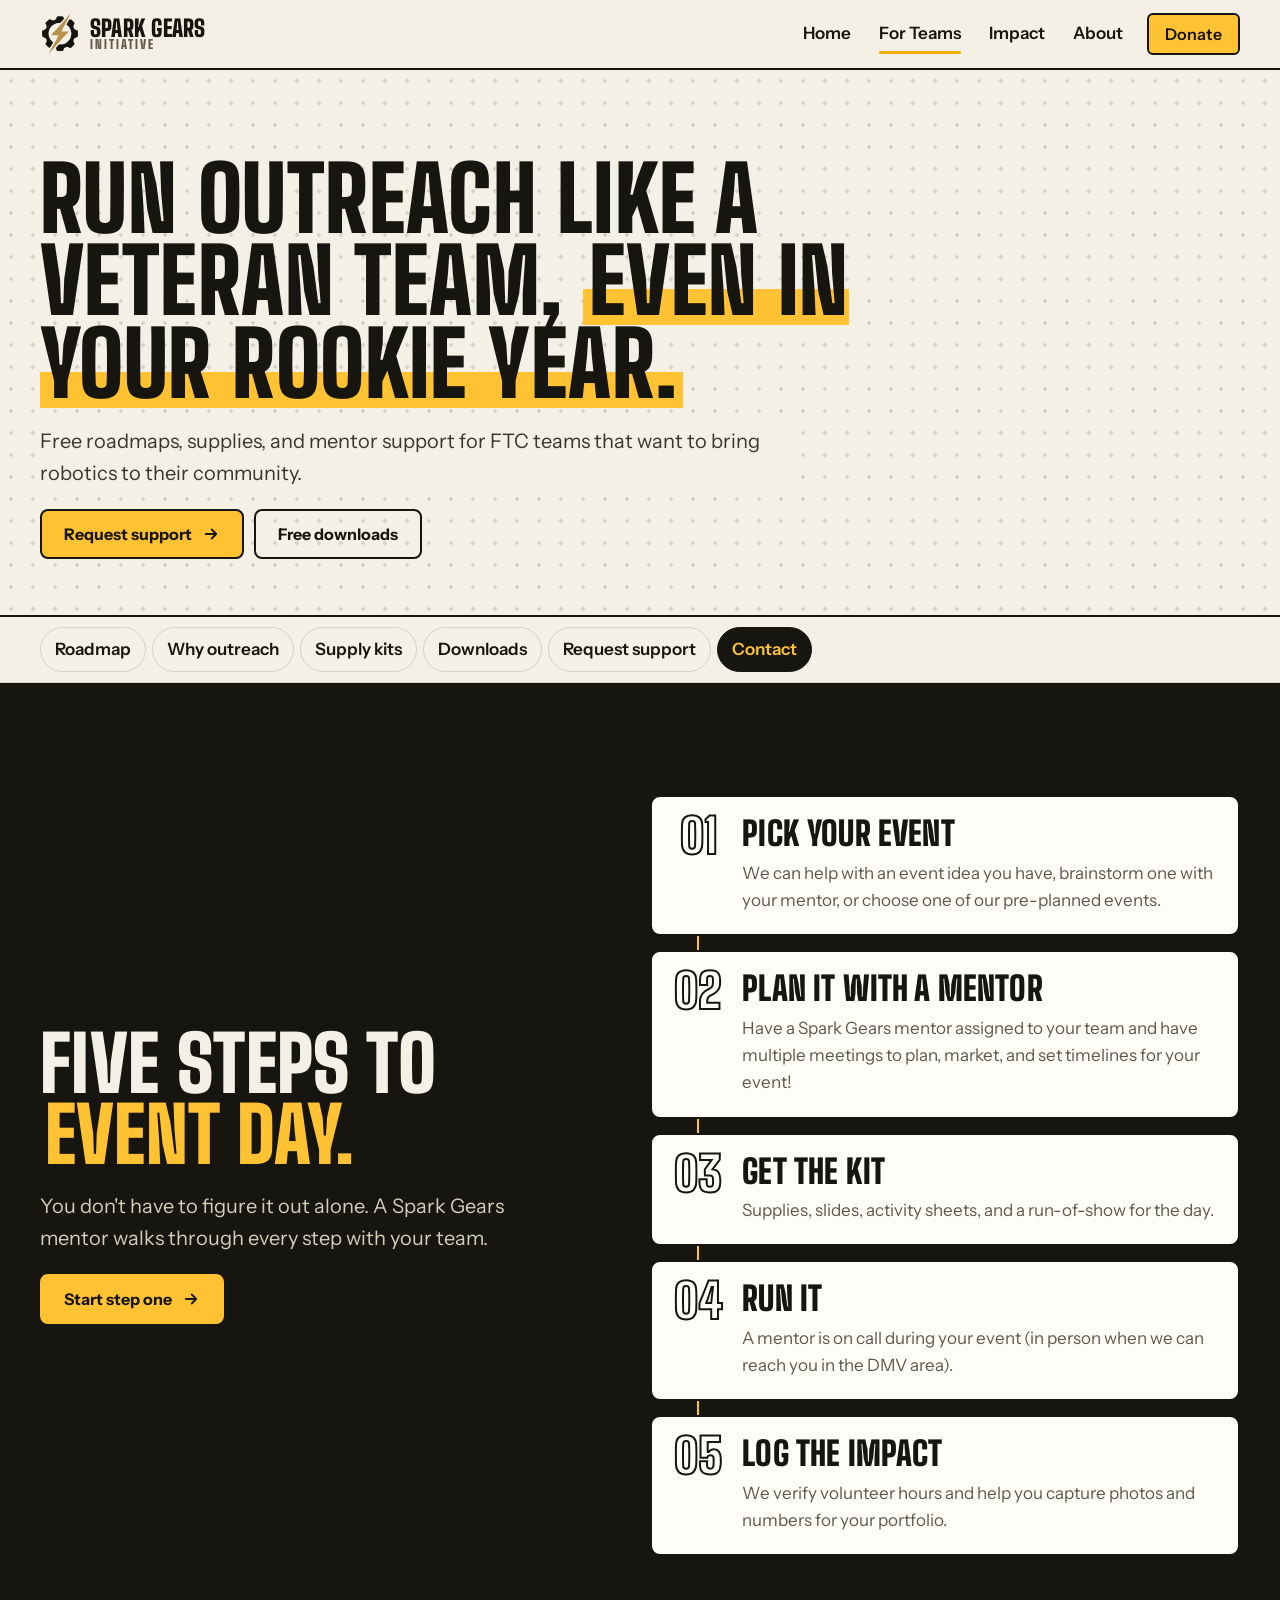
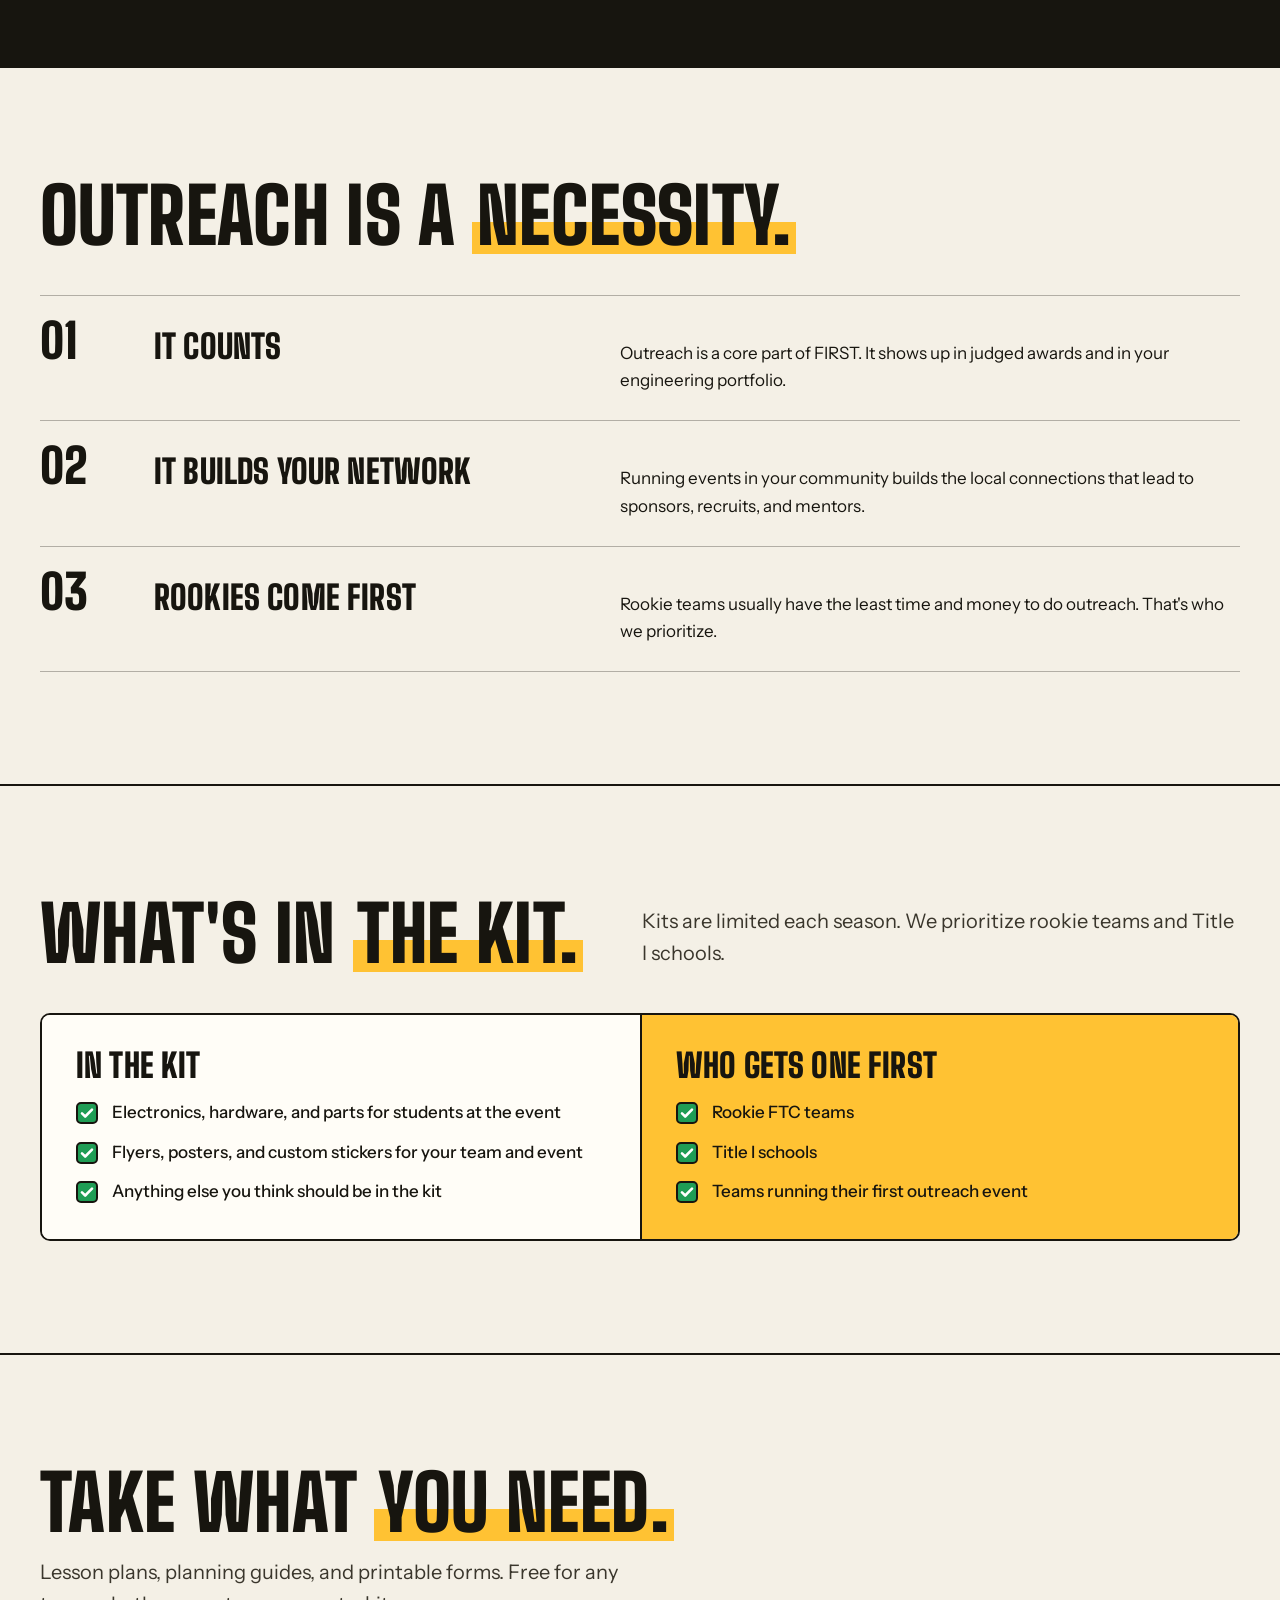
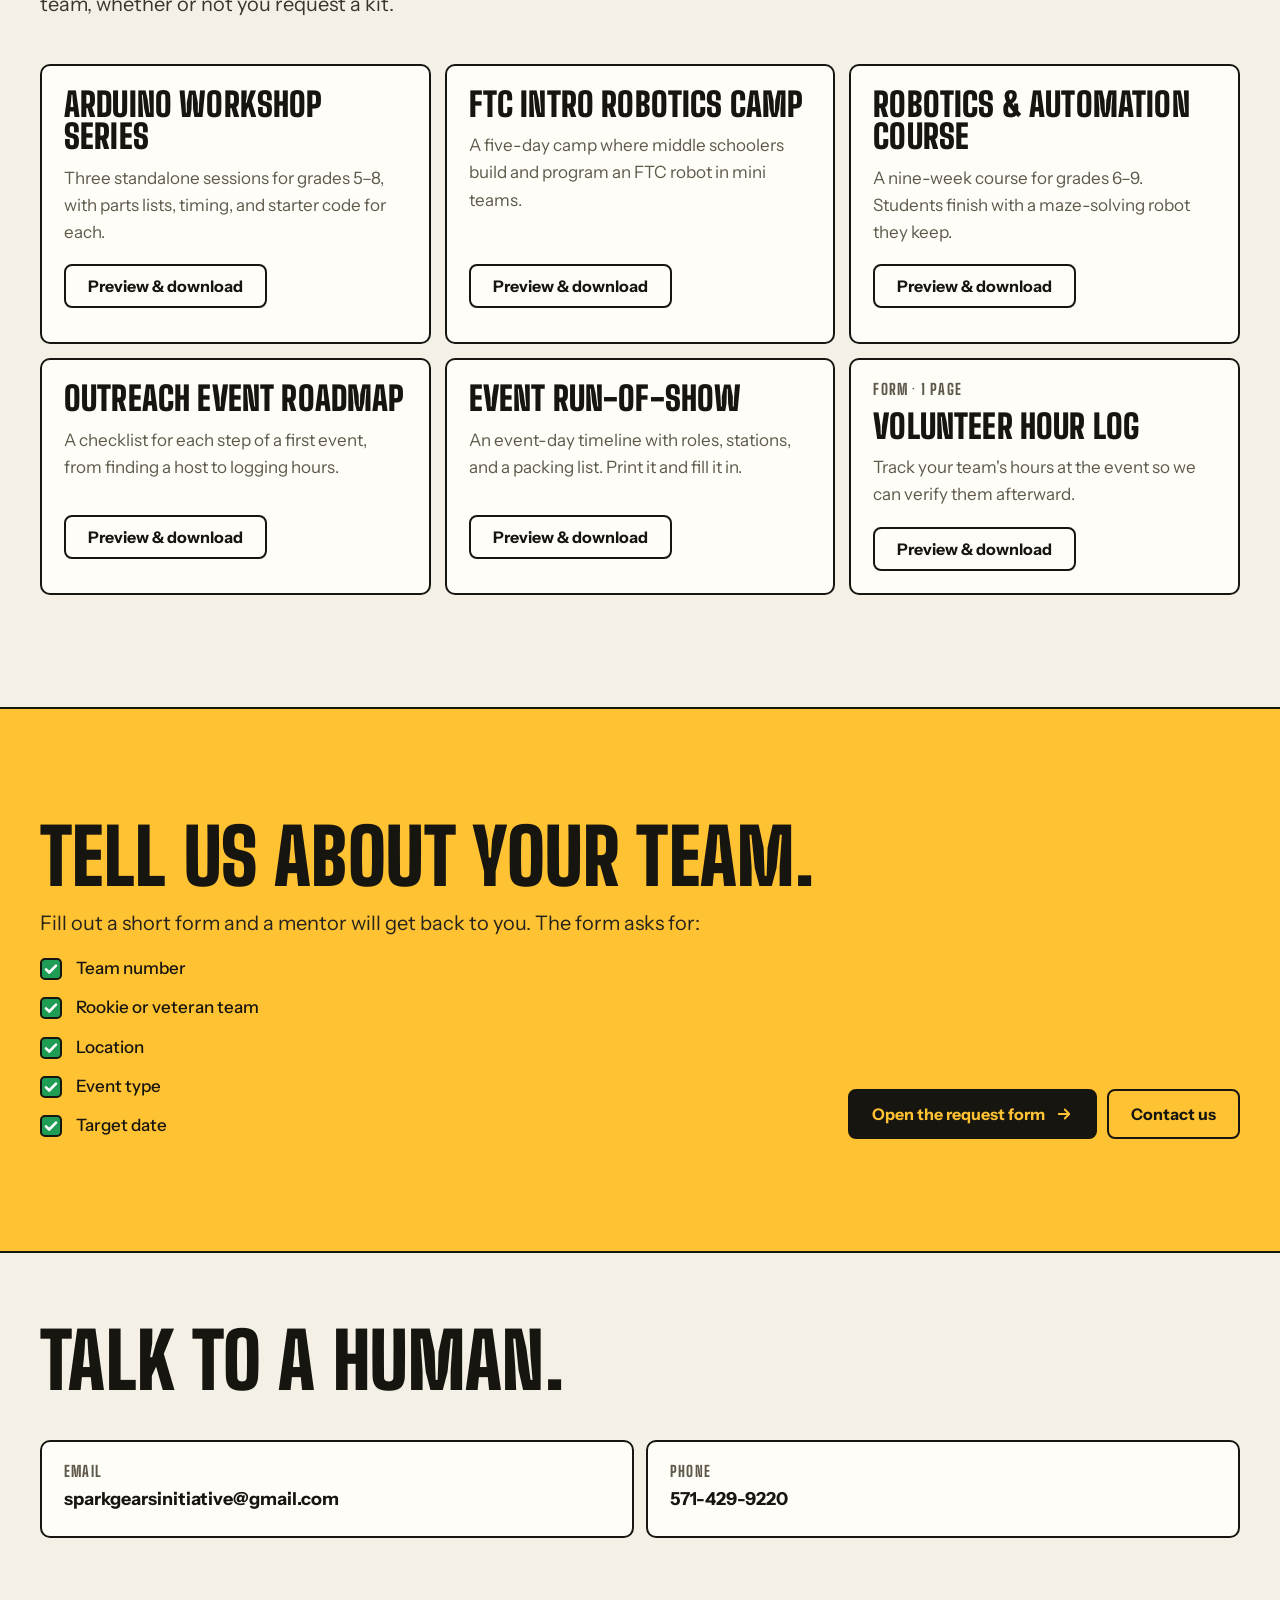
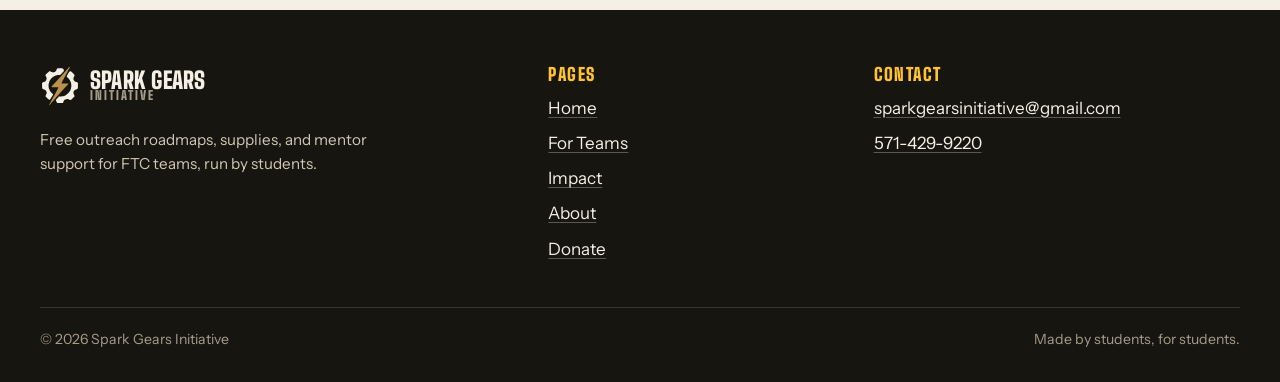
<file: get-involved.html>
<!doctype html>
<html lang="en">
<head>
  <meta charset="utf-8" />
  <meta name="viewport" content="width=device-width, initial-scale=1" />
  <meta name="description" content="This page has moved to For Teams." />
  <meta name="robots" content="noindex" />
  <meta http-equiv="refresh" content="0; url=for-teams.html" />
  <link rel="canonical" href="for-teams.html" />
  <title>For Teams · Spark Gears Initiative</title>
  <link rel="icon" href="assets/brand/spark-gears-logo.svg" type="image/svg+xml" />
  <link rel="stylesheet" href="styles.css" />
  <script>location.replace("for-teams.html" + location.hash);</script>
</head>
<body>
  <main id="main" class="section">
    <div class="wrap">
      <p class="lede">This page has moved to <a class="text-link" href="for-teams.html">For Teams</a>.</p>
    </div>
  </main>
</body>
</html>
</file>
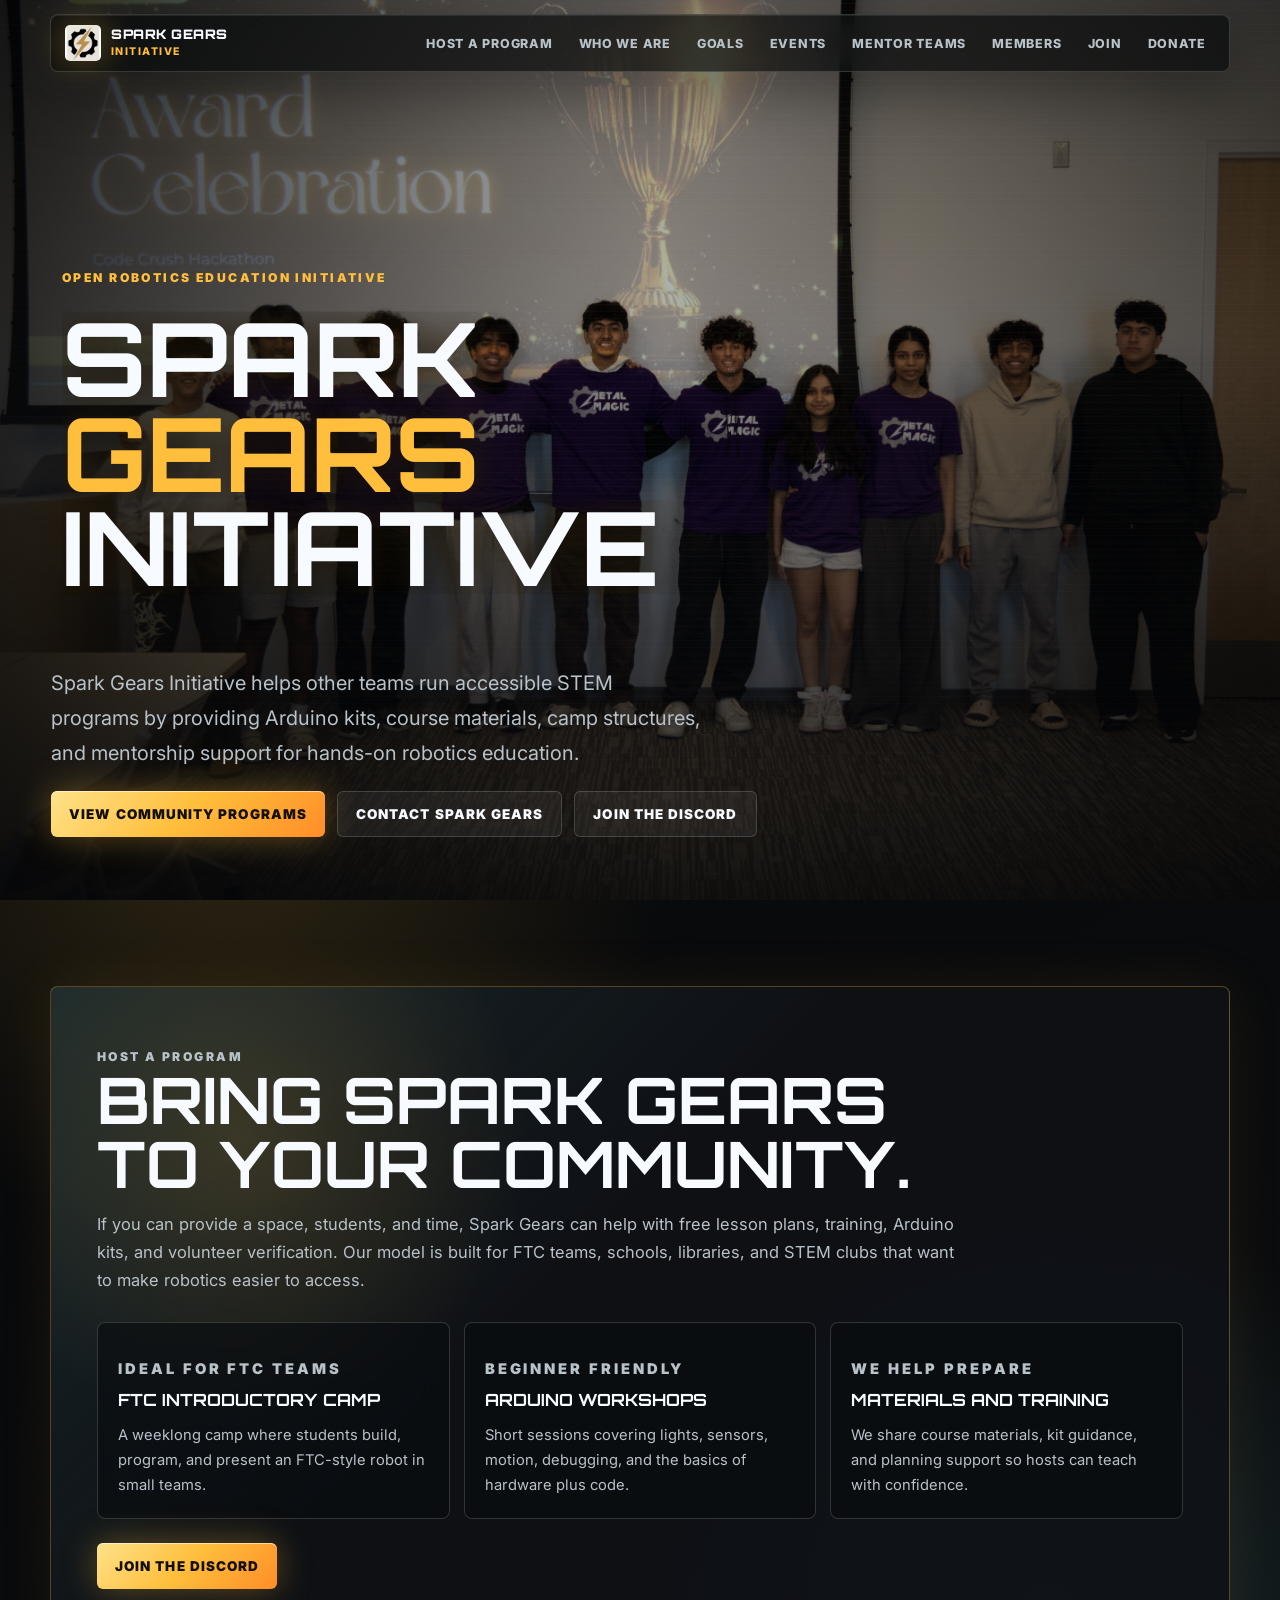
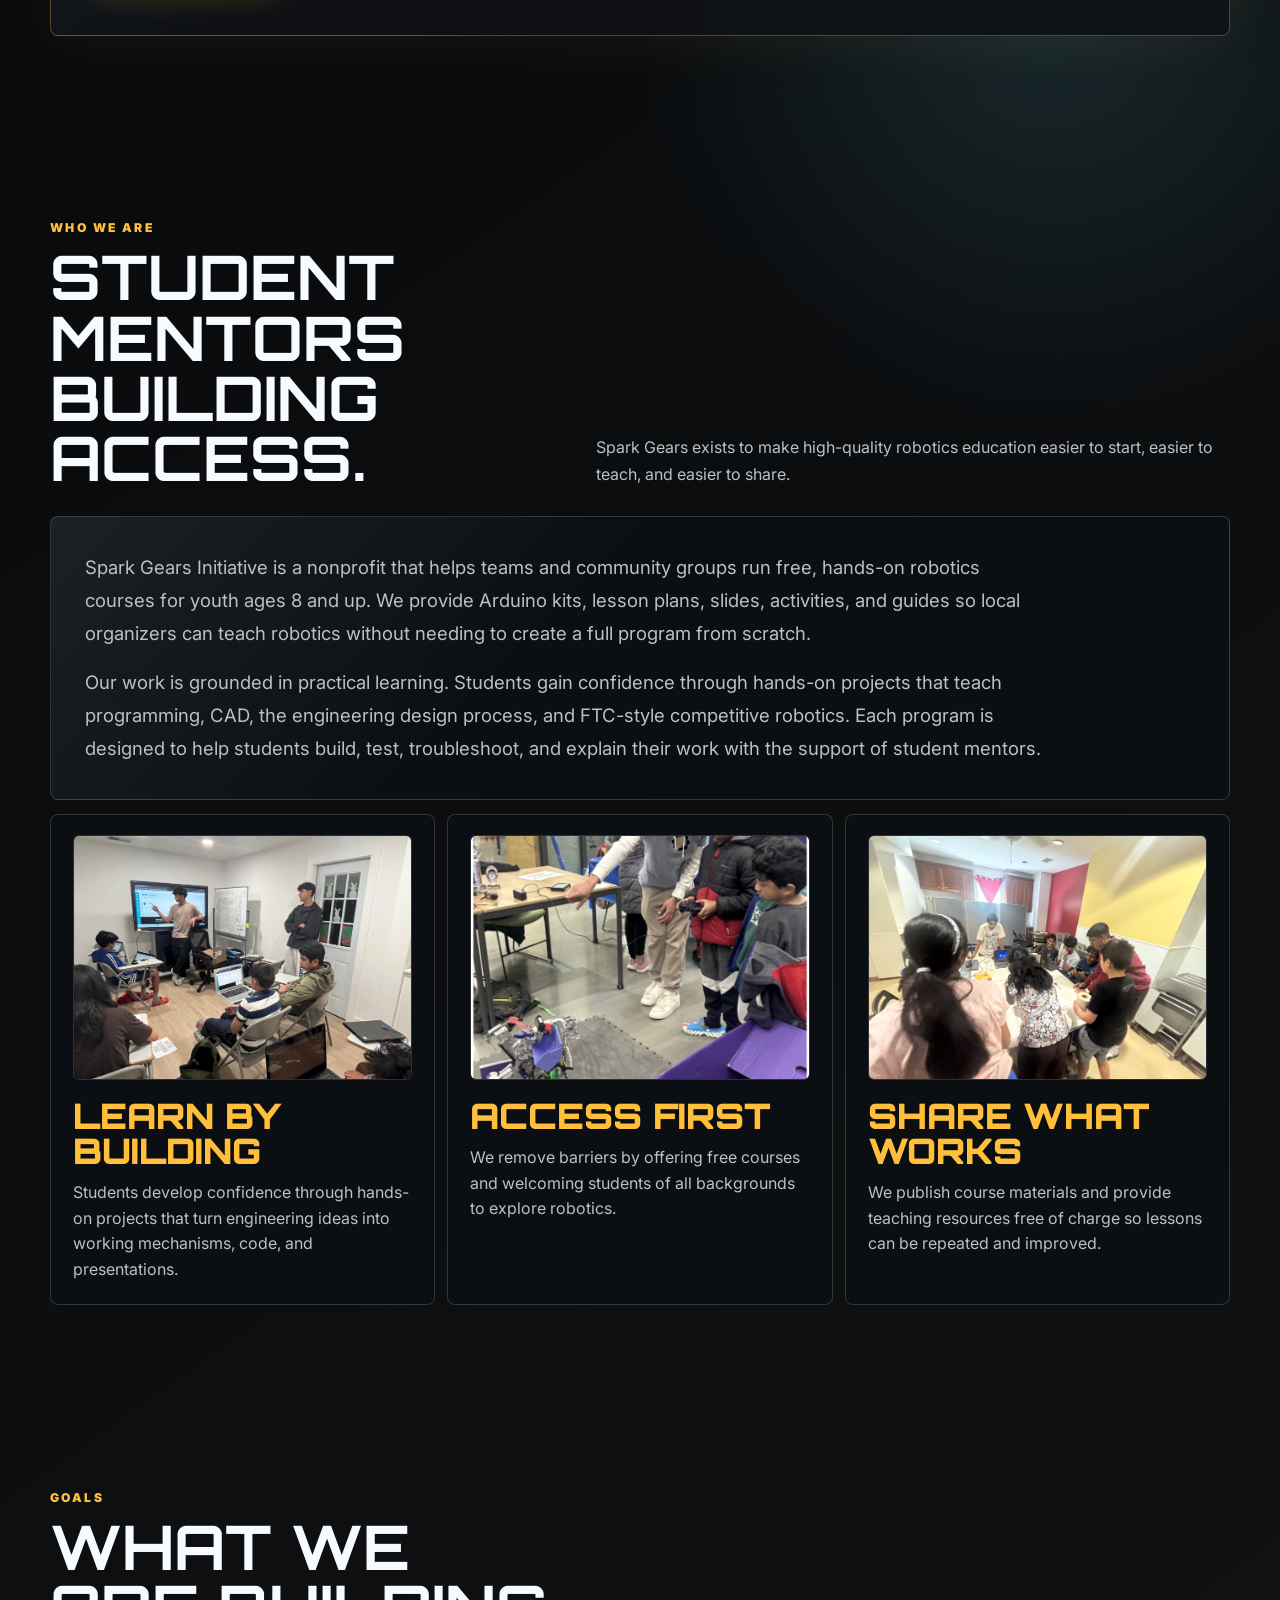
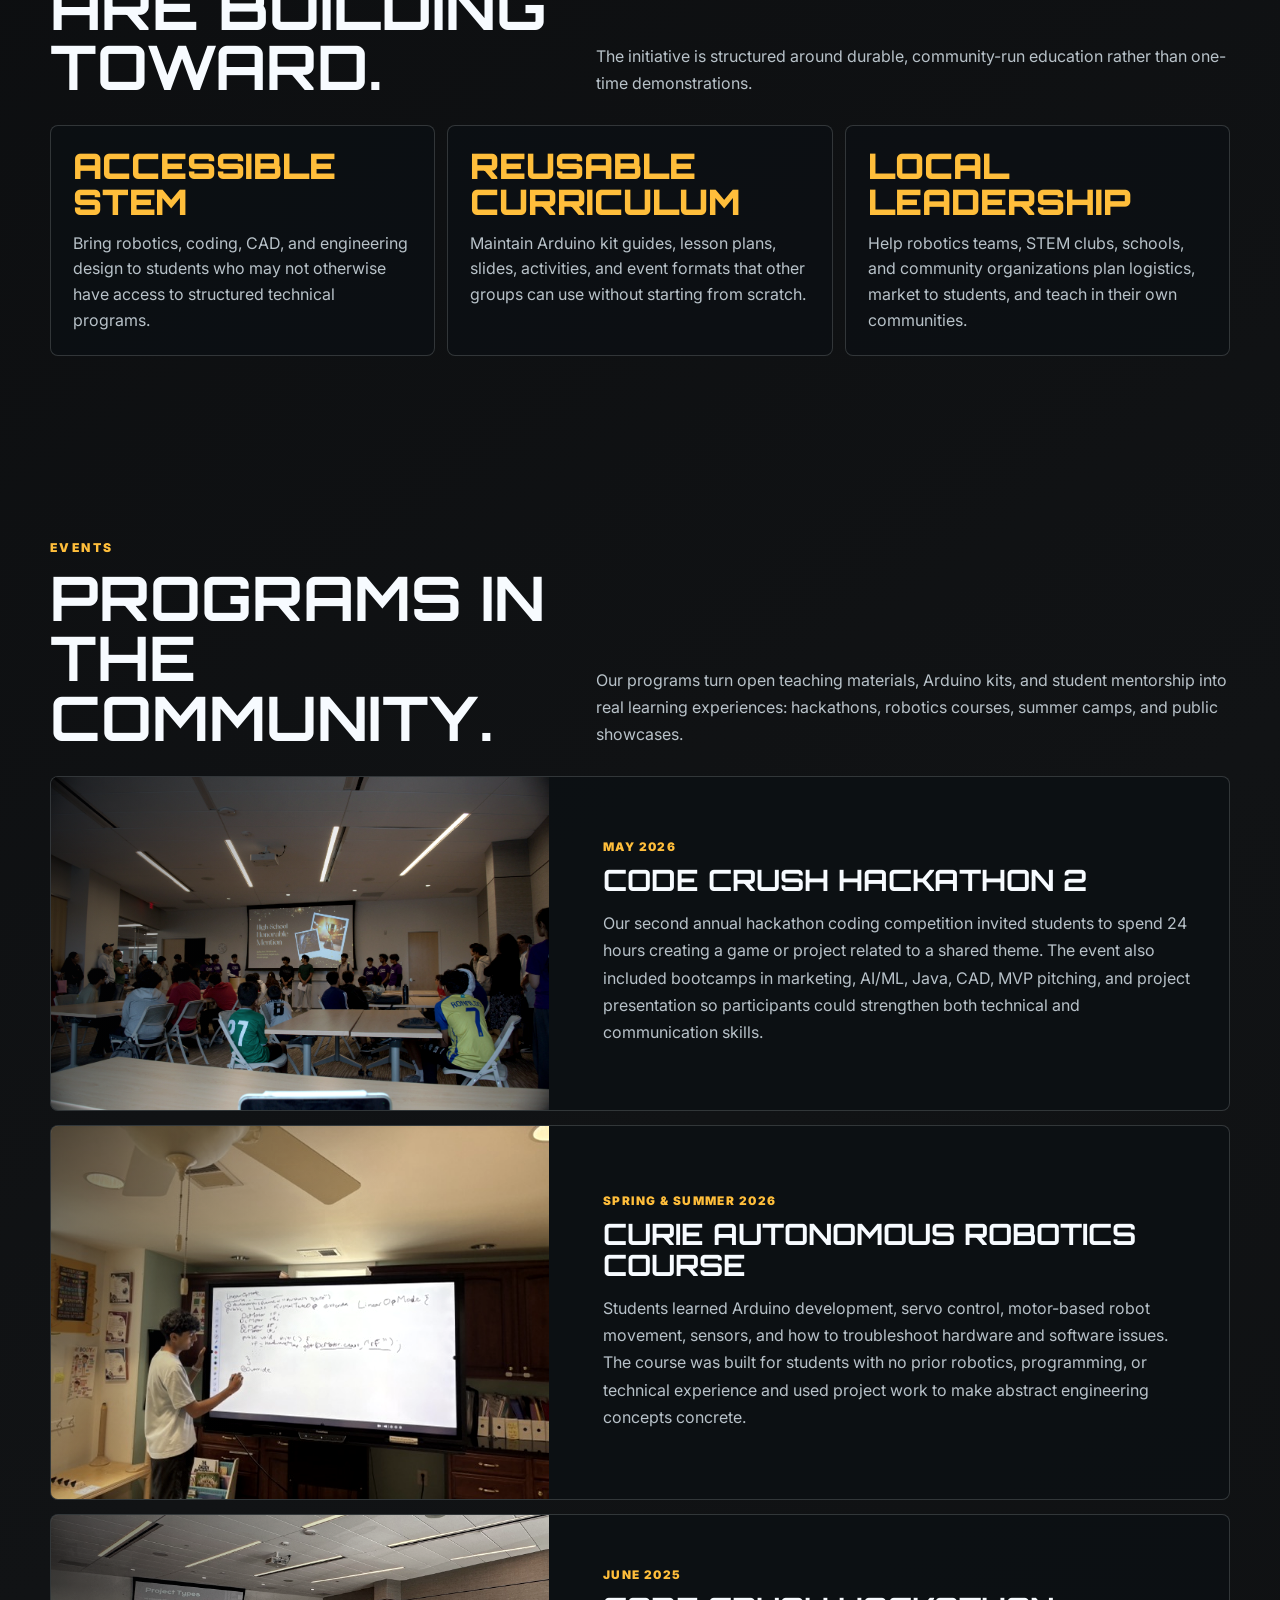
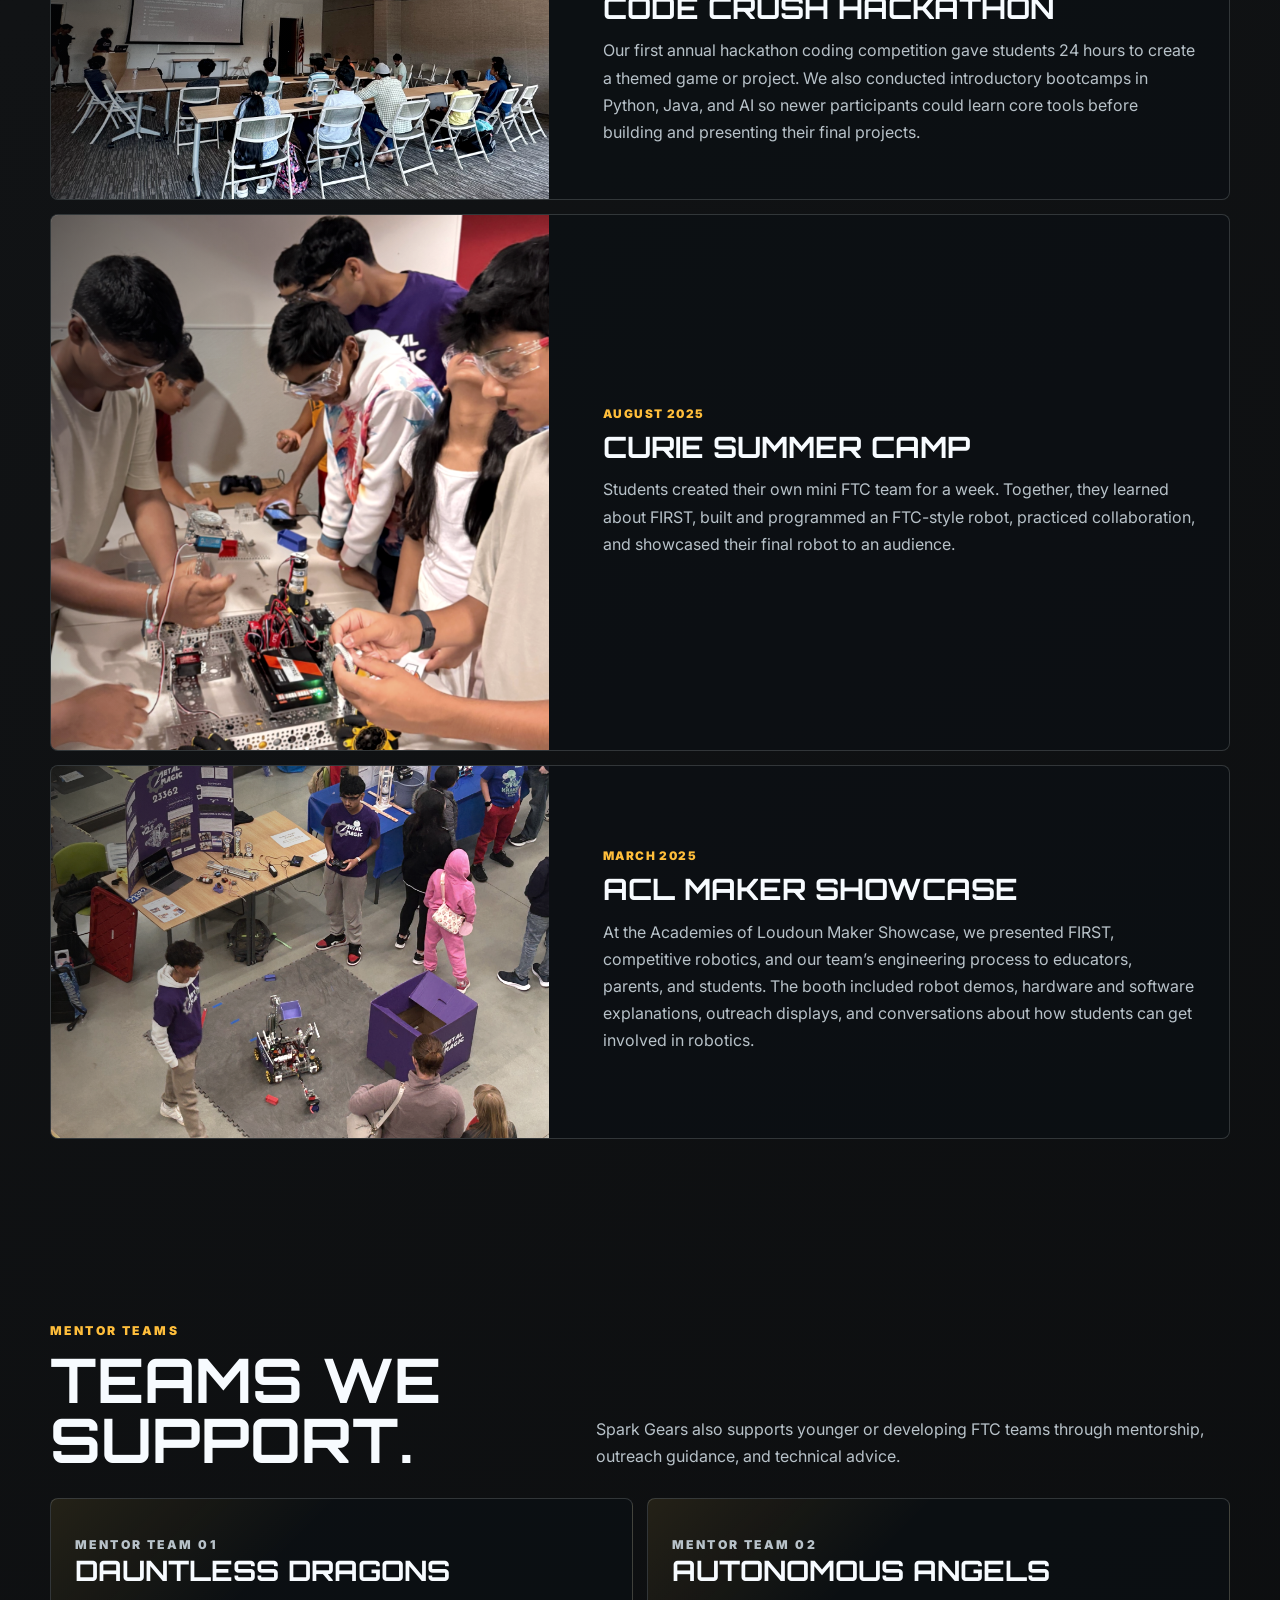
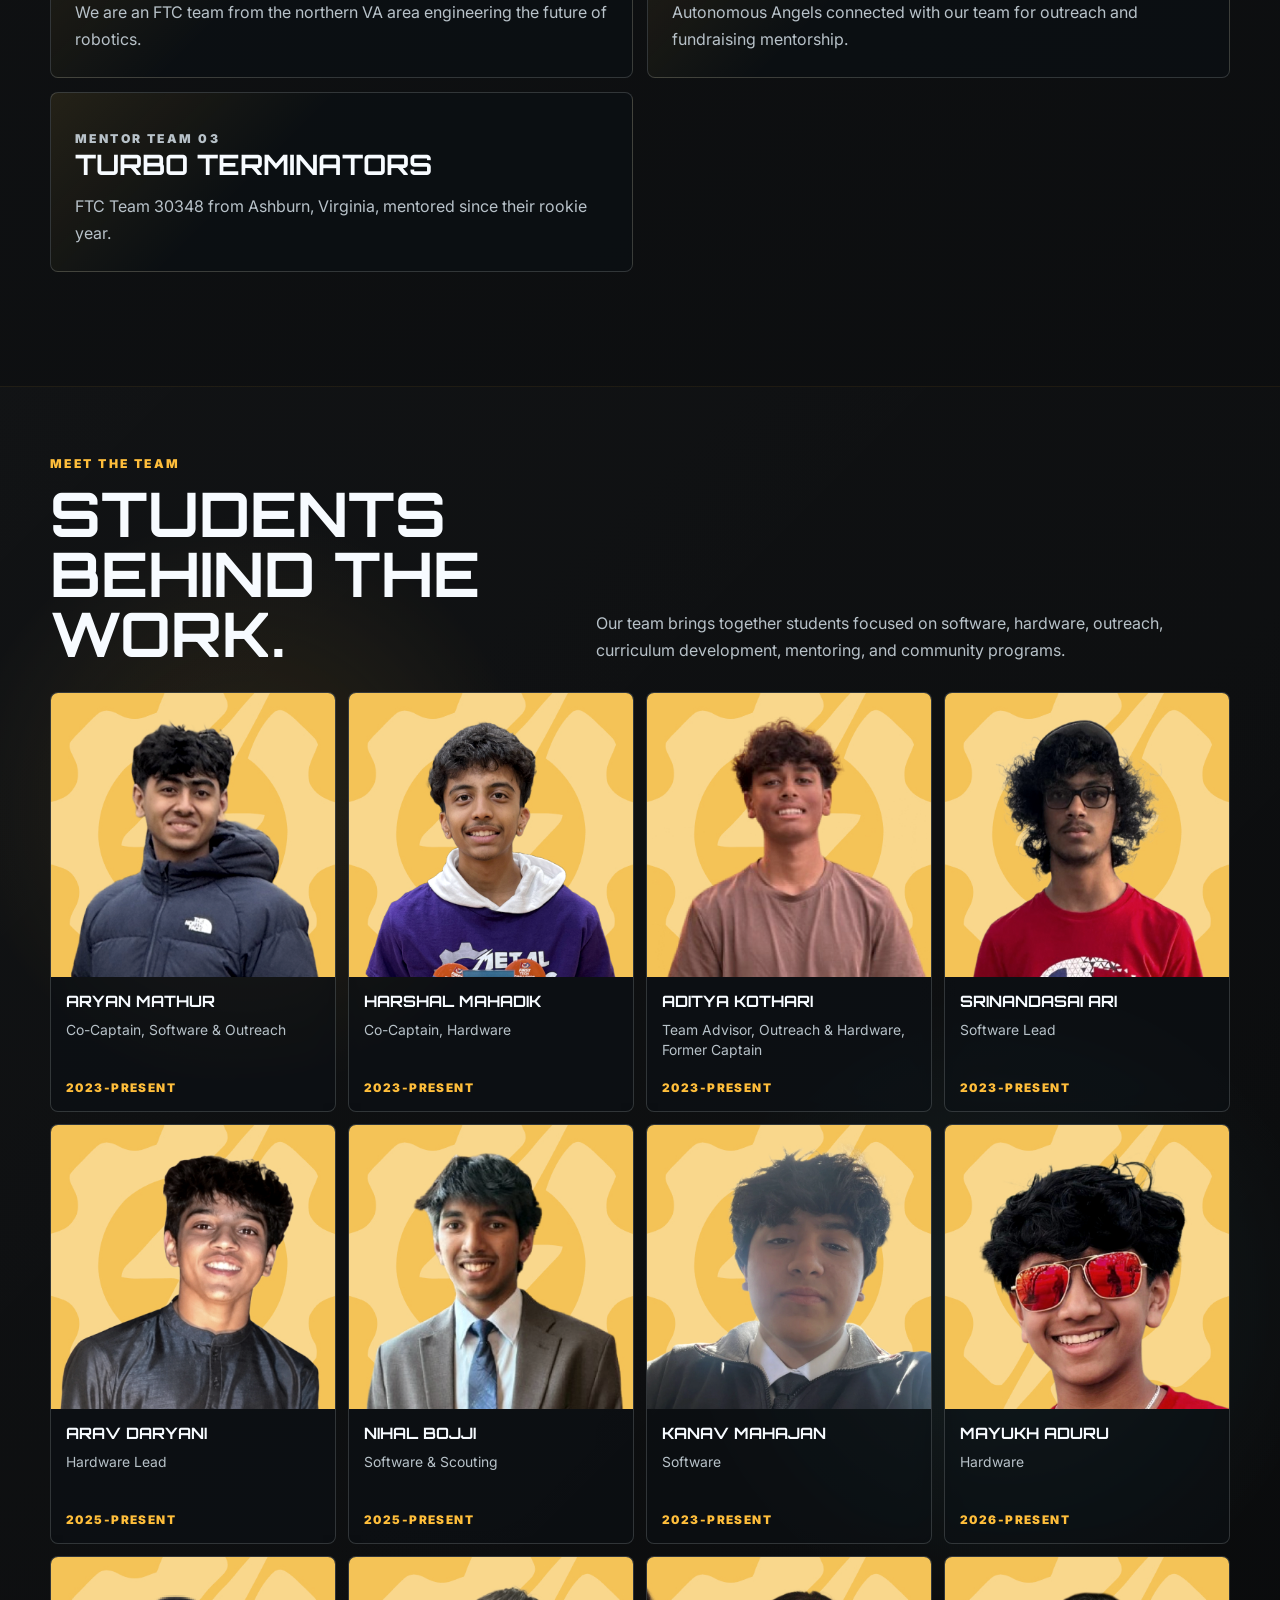
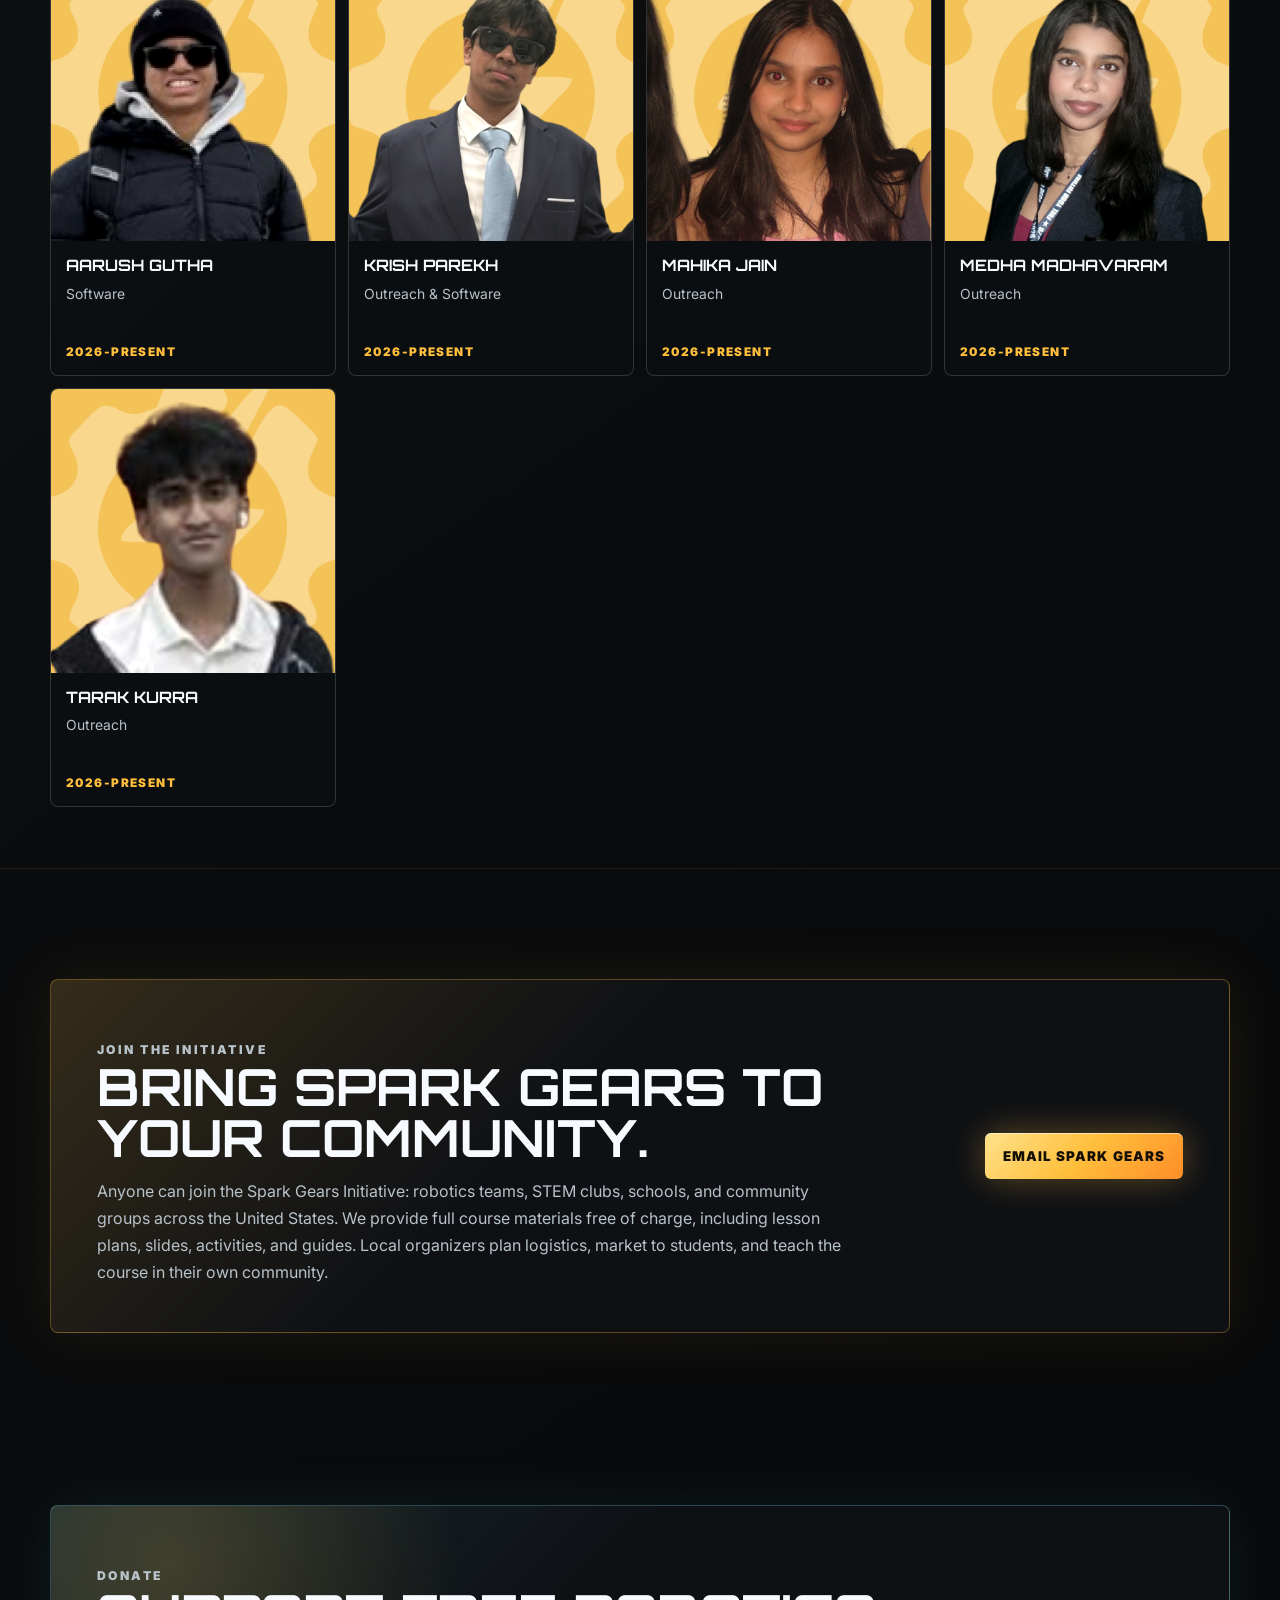
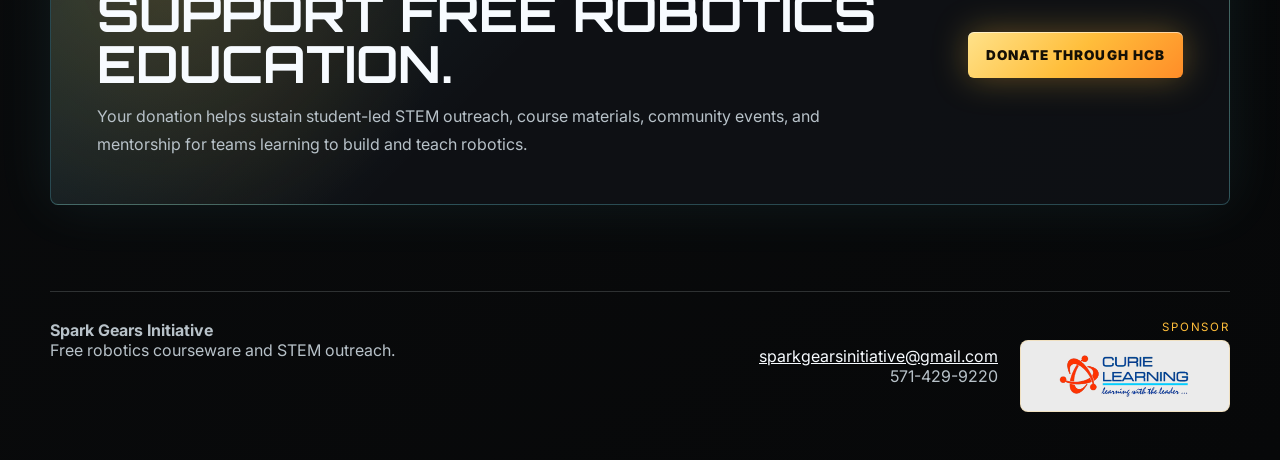
<file: index 6.55.46 PM.html>
<!doctype html>
<html lang="en">
<head>
  <meta charset="utf-8" />
  <meta name="viewport" content="width=device-width, initial-scale=1" />
  <meta name="description" content="Spark Gears Initiative: free robotics courses, hackathons, STEM events, mentor teams, and open curriculum for teams and educators." />
  <title>Spark Gears Initiative</title>
  <link rel="icon" href="assets/brand/spark-gears-logo.png" type="image/png" />
  <link rel="shortcut icon" href="assets/brand/spark-gears-logo.png" type="image/png" />
  <link rel="apple-touch-icon" href="assets/brand/spark-gears-logo.png" />
  <link rel="preconnect" href="https://fonts.googleapis.com">
  <link rel="preconnect" href="https://fonts.gstatic.com" crossorigin>
  <link href="https://fonts.googleapis.com/css2?family=Inter:wght@400;500;600;700;800;900&family=Orbitron:wght@700;800;900&display=swap" rel="stylesheet">
  <style>
    :root {
      --black: #050608;
      --panel: rgba(12, 16, 20, 0.72);
      --panel-strong: rgba(15, 18, 22, 0.88);
      --line: rgba(222, 229, 232, 0.18);
      --line-hot: rgba(255, 190, 59, 0.58);
      --text: #f7fbff;
      --muted: #b8c2c9;
      --slate: #82909b;
      --amber: #ffbe3b;
      --amber-2: #f1c232;
      --cyan: #79f0ff;
      --danger: #ff6b35;
      --radius: 8px;
      --max: 1180px;
      color-scheme: dark;
    }

    * { box-sizing: border-box; }

    html {
      scroll-behavior: smooth;
      background: var(--black);
    }

    body {
      margin: 0;
      min-height: 100vh;
      color: var(--text);
      font-family: Inter, system-ui, -apple-system, BlinkMacSystemFont, "Segoe UI", sans-serif;
      overflow-x: hidden;
      background:
        radial-gradient(circle at 18% 8%, rgba(255, 190, 59, 0.16), transparent 28rem),
        radial-gradient(circle at 82% 16%, rgba(121, 240, 255, 0.12), transparent 26rem),
        linear-gradient(145deg, #050608 0%, #111315 44%, #070809 100%);
    }

    body::before {
      content: "";
      position: fixed;
      inset: 0;
      pointer-events: none;
      z-index: 1;
      opacity: 0.33;
      background:
        linear-gradient(rgba(255,255,255,0.03) 1px, transparent 1px),
        linear-gradient(90deg, rgba(255,255,255,0.035) 1px, transparent 1px);
      background-size: 48px 48px;
      mask-image: linear-gradient(to bottom, black, transparent 78%);
    }

    #starfield {
      position: fixed;
      inset: 0;
      z-index: 0;
      width: 100%;
      height: 100%;
      background: #050608;
    }

    .site {
      position: relative;
      z-index: 2;
    }

    .nav {
      position: fixed;
      top: 14px;
      left: 50%;
      transform: translateX(-50%);
      z-index: 10;
      width: min(calc(100% - 28px), var(--max));
      display: flex;
      align-items: center;
      justify-content: space-between;
      padding: 10px 12px 10px 14px;
      border: 1px solid var(--line);
      border-radius: var(--radius);
      background: rgba(7, 9, 11, 0.7);
      box-shadow: 0 18px 60px rgba(0,0,0,0.38), inset 0 1px 0 rgba(255,255,255,0.08);
      backdrop-filter: blur(18px) saturate(150%);
    }

    .brand {
      display: inline-flex;
      align-items: center;
      gap: 10px;
      color: var(--text);
      text-decoration: none;
      min-width: 0;
    }

    .brand img {
      width: 36px;
      height: 36px;
      object-fit: contain;
      filter: drop-shadow(0 0 18px rgba(255, 190, 59, 0.4));
      border-radius: 5px;
    }

    .brand strong {
      display: block;
      font: 900 0.82rem/1 Orbitron, sans-serif;
      letter-spacing: 0.04em;
      text-transform: uppercase;
      white-space: nowrap;
    }

    .brand small {
      display: block;
      margin-top: 4px;
      color: var(--amber);
      font-size: 0.66rem;
      font-weight: 800;
      letter-spacing: 0.14em;
      text-transform: uppercase;
    }

    .nav-links {
      display: flex;
      align-items: center;
      gap: 4px;
    }

    .nav-links a {
      color: var(--muted);
      text-decoration: none;
      font-size: 0.78rem;
      font-weight: 800;
      padding: 10px 11px;
      border-radius: 6px;
      text-transform: uppercase;
      letter-spacing: 0.06em;
      transition: color 180ms ease, background 180ms ease, box-shadow 180ms ease;
    }

    .nav-links a:hover {
      color: white;
      background: rgba(255, 255, 255, 0.07);
      box-shadow: inset 0 0 0 1px rgba(255,255,255,0.08);
    }

    .section {
      width: min(calc(100% - 32px), var(--max));
      margin: 0 auto;
      padding: 86px 0;
    }

    .hero {
      min-height: 100svh;
      width: 100%;
      max-width: none;
      display: grid;
      align-items: center;
      padding: 0;
      margin: 0;
    }

    .terminal-deck {
      position: relative;
      display: grid;
      grid-template-columns: 1fr;
      min-height: 100svh;
      width: 100%;
      border: 0;
      border-radius: 0;
      background: transparent;
      box-shadow: none;
      backdrop-filter: none;
      overflow: hidden;
    }

    .terminal-deck::before,
    .terminal-deck::after {
      content: "";
      position: absolute;
      pointer-events: none;
      inset: 0;
    }

    .terminal-deck::before {
      background: linear-gradient(90deg, transparent 0 49%, rgba(255, 190, 59, 0.16) 50%, transparent 51% 100%);
      background-size: 72px 100%;
      opacity: 0.18;
      mix-blend-mode: screen;
    }

    .terminal-deck::after {
      border: 0;
      border-radius: 0;
      box-shadow: inset 0 -180px 180px rgba(0,0,0,0.74), inset 0 110px 120px rgba(0,0,0,0.42);
    }

    .deck-copy {
      position: absolute;
      left: clamp(20px, 4vw, 74px);
      right: clamp(20px, 4vw, 74px);
      bottom: clamp(34px, 7vh, 76px);
      z-index: 4;
      padding: 0;
      display: flex;
      flex-direction: column;
      justify-content: space-between;
      gap: 34px;
      max-width: 980px;
    }

    .hero-team-photo {
      position: absolute;
      inset: 0;
      z-index: 1;
      margin: 0;
      min-height: 100%;
      border-bottom: 0;
      overflow: hidden;
      background:
        radial-gradient(circle at 50% 0%, rgba(255,190,59,0.2), transparent 30rem),
        rgba(255,255,255,0.04);
    }

    .hero-team-photo:hover {
      transform: none;
      box-shadow: none;
    }

    .hero-team-photo img {
      width: 100%;
      height: 100%;
      min-height: inherit;
      display: block;
      object-fit: cover;
      object-position: center center;
      filter: saturate(0.86) contrast(1.06);
    }

    .hero-team-photo::after {
      content: "";
      position: absolute;
      inset: 0;
      background:
        linear-gradient(90deg, rgba(5,6,8,0.76), rgba(5,6,8,0.18) 52%, rgba(5,6,8,0.48)),
        linear-gradient(180deg, rgba(5,6,8,0.22), rgba(5,6,8,0.16) 38%, rgba(5,6,8,0.88)),
        repeating-linear-gradient(0deg, rgba(255,255,255,0.04) 0 1px, transparent 1px 7px);
      pointer-events: none;
    }

    .hero-title-overlay {
      position: absolute;
      left: clamp(20px, 5vw, 62px);
      right: clamp(20px, 5vw, 62px);
      bottom: clamp(300px, 34vh, 390px);
      z-index: 3;
      display: grid;
      gap: 14px;
      max-width: 860px;
    }

    .hero-title-overlay h1 {
      max-width: 820px;
      text-shadow: 0 0 34px rgba(0,0,0,0.92), 0 0 30px rgba(255,190,59,0.2);
    }

    .deck-topline,
    .eyebrow {
      color: var(--amber);
      font-size: 0.76rem;
      font-weight: 900;
      letter-spacing: 0.2em;
      text-transform: uppercase;
    }

    h1,
    h2,
    h3 {
      font-family: Orbitron, Inter, sans-serif;
      margin: 0;
      letter-spacing: 0;
    }

    h1 {
      max-width: 720px;
      font-size: clamp(3rem, 8vw, 7.25rem);
      line-height: 0.92;
      text-transform: uppercase;
      text-shadow: 0 0 30px rgba(255,190,59,0.16);
    }

    .clip-line {
      display: block;
      overflow: hidden;
      clip-path: inset(0 0 100% 0);
      animation: clipReveal 900ms cubic-bezier(.22,1,.36,1) forwards;
    }

    .clip-line:nth-child(2) { animation-delay: 160ms; color: var(--amber); }
    .clip-line:nth-child(3) { animation-delay: 300ms; }

    @keyframes clipReveal {
      to { clip-path: inset(0); }
    }

    .hero-text {
      max-width: 650px;
      color: var(--muted);
      font-size: clamp(1rem, 1.7vw, 1.25rem);
      line-height: 1.75;
    }

    .command-row {
      display: flex;
      flex-wrap: wrap;
      gap: 12px;
      align-items: center;
    }

    .button,
    .ghost-button {
      position: relative;
      display: inline-flex;
      align-items: center;
      justify-content: center;
      min-height: 46px;
      padding: 0 18px;
      border-radius: 6px;
      font-weight: 900;
      font-size: 0.84rem;
      letter-spacing: 0.08em;
      text-transform: uppercase;
      text-decoration: none;
      overflow: hidden;
    }

    .button {
      color: #151006;
      background: linear-gradient(135deg, #ffe28a, var(--amber), #ff8d28);
      box-shadow: 0 0 34px rgba(255,190,59,0.35), inset 0 1px 0 rgba(255,255,255,0.55);
      transition: transform 180ms ease, box-shadow 180ms ease, filter 180ms ease;
    }

    .ghost-button {
      color: var(--text);
      border: 1px solid var(--line);
      background: rgba(255,255,255,0.055);
      transition: transform 180ms ease, box-shadow 180ms ease, background 180ms ease;
    }

    .button:hover,
    .ghost-button:hover {
      transform: translateY(-3px);
      box-shadow: 0 14px 40px rgba(255,190,59,0.18);
    }

    .diagnostic {
      display: none;
    }

    .hero-lower {
      display: block;
    }

    .diagnostic code {
      color: var(--cyan);
      font-size: 0.78rem;
    }

    .diagnostic p {
      margin: 10px 0 0;
      color: var(--muted);
      line-height: 1.55;
      font-size: 0.9rem;
    }

    .section-heading {
      display: grid;
      grid-template-columns: 0.82fr 1fr;
      gap: 26px;
      align-items: end;
      margin-bottom: 28px;
    }

    .section-heading h2 {
      font-size: clamp(2rem, 4.8vw, 4.7rem);
      line-height: 0.98;
      text-transform: uppercase;
    }

    .section-heading p:not(.eyebrow) {
      color: var(--muted);
      line-height: 1.7;
      margin: 0;
      max-width: 650px;
    }

    .about-grid,
    .goals-grid {
      display: grid;
      grid-template-columns: repeat(3, 1fr);
      gap: 12px;
    }

    .about-card,
    .goal-card {
      min-height: 180px;
      padding: 22px;
      border-radius: var(--radius);
      border: 1px solid var(--line);
      background: var(--panel);
      backdrop-filter: blur(15px);
      transition: transform 220ms ease, border-color 220ms ease, box-shadow 220ms ease, background 220ms ease;
    }

    .about-card:hover,
    .goal-card:hover,
    .mentor-card:hover,
    .event:hover,
    .member-card:hover,
    .join-panel:hover,
    .donate-panel:hover,
    .host-panel:hover,
    .host-card:hover {
      transform: translateY(-6px);
      border-color: rgba(255,190,59,0.48);
      box-shadow: 0 24px 70px rgba(0,0,0,0.34), 0 0 36px rgba(255,190,59,0.1);
    }

    .about-card strong,
    .goal-card strong {
      display: block;
      color: var(--amber);
      font: 900 clamp(1.35rem, 2.8vw, 2.2rem)/1 Orbitron, sans-serif;
      text-transform: uppercase;
    }

    .about-card p,
    .goal-card p {
      color: var(--muted);
      line-height: 1.6;
      margin: 12px 0 0;
    }

    .about-card img {
      width: 100%;
      aspect-ratio: 1 / 0.72;
      object-fit: cover;
      display: block;
      margin: -2px 0 18px;
      border: 1px solid rgba(255,255,255,0.14);
      border-radius: 6px;
      filter: saturate(0.9) contrast(1.04);
    }

    .prose-panel {
      margin-bottom: 14px;
      padding: clamp(22px, 4vw, 34px);
      border: 1px solid rgba(255,255,255,0.16);
      border-radius: var(--radius);
      background:
        linear-gradient(135deg, rgba(255,255,255,0.08), transparent 42%),
        var(--panel);
      backdrop-filter: blur(16px);
    }

    .prose-panel p {
      max-width: 960px;
      color: var(--muted);
      font-size: clamp(1rem, 1.6vw, 1.16rem);
      line-height: 1.78;
      margin: 0;
    }

    .prose-panel p + p {
      margin-top: 16px;
    }

    .events {
      display: grid;
      gap: 14px;
    }

    .mentor-grid {
      display: grid;
      grid-template-columns: repeat(2, minmax(0, 1fr));
      gap: 14px;
    }

    .mentor-card {
      border: 1px solid var(--line);
      border-radius: var(--radius);
      background:
        linear-gradient(135deg, rgba(255,190,59,0.1), transparent 38%),
        var(--panel);
      overflow: hidden;
      backdrop-filter: blur(16px);
      transition: transform 220ms ease, border-color 220ms ease, box-shadow 220ms ease;
    }

    .mentor-card summary {
      list-style: none;
      padding: 24px;
    }

    .mentor-card summary::-webkit-details-marker {
      display: none;
    }

    .mentor-card h3 {
      font-size: clamp(1.2rem, 2.2vw, 1.9rem);
      line-height: 1.1;
      text-transform: uppercase;
    }

    .mentor-card p {
      color: var(--muted);
      line-height: 1.7;
      margin: 12px 0 0;
    }

    .mentor-detail {
      display: grid;
      grid-template-columns: 1fr 0.9fr;
      gap: 18px;
      padding: 0 24px 24px;
      align-items: center;
    }

    .mentor-image {
      border: 1px solid rgba(255,255,255,0.14);
      border-radius: var(--radius);
      background: rgba(0,0,0,0.36);
      overflow: hidden;
    }

    .mentor-image img {
      width: 100%;
      display: block;
      object-fit: cover;
    }

    .mentor-badge {
      min-height: 190px;
      display: grid;
      place-items: center;
      border: 1px solid rgba(255,255,255,0.14);
      border-radius: var(--radius);
      background:
        radial-gradient(circle at 50% 35%, rgba(255,190,59,0.2), transparent 12rem),
        linear-gradient(135deg, rgba(255,255,255,0.08), rgba(255,255,255,0.02));
      color: var(--amber);
      font: 900 clamp(3rem, 8vw, 5.5rem)/1 Orbitron, sans-serif;
      letter-spacing: 0.02em;
      text-shadow: 0 0 28px rgba(255,190,59,0.28);
    }

    .event {
      display: grid;
      grid-template-columns: 0.86fr 1.14fr;
      gap: 20px;
      align-items: stretch;
      border: 1px solid var(--line);
      border-radius: var(--radius);
      background: var(--panel);
      overflow: hidden;
      backdrop-filter: blur(18px);
      transition: transform 220ms ease, border-color 220ms ease, box-shadow 220ms ease;
    }

    .event-media {
      position: relative;
      min-height: 260px;
      background: rgba(255,255,255,0.06);
    }

    .event-media img {
      width: 100%;
      height: 100%;
      object-fit: cover;
      display: block;
      filter: saturate(0.82) contrast(1.05);
    }

    .event-media::after {
      content: "";
      position: absolute;
      inset: 0;
      background: linear-gradient(120deg, rgba(5,6,8,0.64), transparent 52%);
    }

    .event-copy {
      padding: clamp(20px, 4vw, 34px);
      display: flex;
      flex-direction: column;
      justify-content: center;
    }

    .event time,
    .member-card span {
      color: var(--amber);
      font-size: 0.74rem;
      font-weight: 900;
      letter-spacing: 0.12em;
      text-transform: uppercase;
    }

    .event h3 {
      margin-top: 10px;
      font-size: clamp(1.2rem, 2.3vw, 2rem);
      line-height: 1.08;
      text-transform: uppercase;
    }

    .event p {
      color: var(--muted);
      line-height: 1.7;
      margin: 14px 0 0;
    }

    .members {
      display: grid;
      grid-template-columns: repeat(4, 1fr);
      gap: 12px;
    }

    .team-section {
      position: relative;
    }

    .team-section::before {
      content: "";
      position: absolute;
      inset: 28px -5vw 24px;
      z-index: -1;
      border-block: 1px solid rgba(255,190,59,0.12);
      background:
        radial-gradient(circle at 20% 20%, rgba(255,190,59,0.18), transparent 18rem),
        radial-gradient(circle at 78% 44%, rgba(121,240,255,0.12), transparent 20rem),
        linear-gradient(135deg, rgba(255,255,255,0.035), rgba(255,255,255,0));
      opacity: 0.62;
    }

    .member-card {
      min-height: 330px;
      border: 1px solid var(--line);
      border-radius: var(--radius);
      background: var(--panel);
      overflow: hidden;
      backdrop-filter: blur(14px);
      transition: transform 220ms ease, border-color 220ms ease, box-shadow 220ms ease;
    }

    .member-card img {
      width: 100%;
      aspect-ratio: 1 / 1;
      object-fit: cover;
      filter: grayscale(0.18) saturate(0.9) contrast(1.05);
      display: block;
    }

    .member-card div {
      padding: 15px;
    }

    .member-card h3 {
      font-size: 0.98rem;
      line-height: 1.2;
      text-transform: uppercase;
    }

    .member-card p {
      min-height: 44px;
      color: var(--muted);
      margin: 9px 0 12px;
      line-height: 1.45;
      font-size: 0.87rem;
    }

    .join-panel {
      position: relative;
      display: grid;
      grid-template-columns: 1fr auto;
      align-items: center;
      gap: 24px;
      padding: clamp(24px, 5vw, 46px);
      border: 1px solid rgba(255,190,59,0.32);
      border-radius: var(--radius);
      background:
        linear-gradient(135deg, rgba(255,190,59,0.16), transparent 42%),
        var(--panel-strong);
      box-shadow: 0 0 58px rgba(255,190,59,0.09);
      overflow: hidden;
      transition: transform 220ms ease, border-color 220ms ease, box-shadow 220ms ease;
    }

    .donate-panel {
      position: relative;
      display: grid;
      grid-template-columns: 1fr auto;
      align-items: center;
      gap: 24px;
      padding: clamp(24px, 5vw, 46px);
      border: 1px solid rgba(121,240,255,0.26);
      border-radius: var(--radius);
      background:
        radial-gradient(circle at 10% 20%, rgba(255,190,59,0.18), transparent 18rem),
        linear-gradient(135deg, rgba(121,240,255,0.12), transparent 42%),
        var(--panel-strong);
      box-shadow: 0 0 58px rgba(121,240,255,0.08);
      overflow: hidden;
      transition: transform 220ms ease, border-color 220ms ease, box-shadow 220ms ease;
    }

    .host-panel {
      position: relative;
      display: block;
      padding: clamp(24px, 5vw, 46px);
      border: 1px solid rgba(255,190,59,0.3);
      border-radius: var(--radius);
      background:
        radial-gradient(circle at 16% 24%, rgba(255,190,59,0.16), transparent 18rem),
        linear-gradient(135deg, rgba(121,240,255,0.1), transparent 44%),
        var(--panel-strong);
      box-shadow: 0 0 58px rgba(255,190,59,0.08);
      overflow: hidden;
      transition: transform 220ms ease, border-color 220ms ease, box-shadow 220ms ease;
    }

    .host-panel h2 {
      font-size: clamp(2rem, 5vw, 4.7rem);
      line-height: 1;
      text-transform: uppercase;
      max-width: 880px;
    }

    .host-panel p {
      color: var(--muted);
      line-height: 1.7;
      margin: 14px 0 0;
    }

    .host-intro {
      max-width: 860px;
      margin-top: 18px;
      font-size: 1.03rem;
    }

    .host-grid {
      display: grid;
      grid-template-columns: repeat(3, minmax(0, 1fr));
      gap: 14px;
      margin-top: 28px;
    }

    .host-card {
      min-width: 0;
      min-height: 190px;
      padding: 20px;
      border: 1px solid var(--line);
      border-radius: var(--radius);
      background: rgba(9, 12, 15, 0.68);
      backdrop-filter: blur(14px);
      transition: transform 220ms ease, border-color 220ms ease, box-shadow 220ms ease;
    }

    .host-card h3 {
      margin-top: 8px;
      font-size: 1.05rem;
      line-height: 1.15;
      text-transform: uppercase;
      overflow-wrap: break-word;
    }

    .host-card p {
      font-size: 0.92rem;
    }

    .host-actions {
      margin-top: 24px;
    }

    .donate-panel h2 {
      font-size: clamp(1.7rem, 4vw, 4rem);
      line-height: 1;
      text-transform: uppercase;
    }

    .donate-panel p {
      color: var(--muted);
      max-width: 760px;
      line-height: 1.7;
      margin: 14px 0 0;
    }

    .join-panel h2 {
      font-size: clamp(1.7rem, 4vw, 4rem);
      line-height: 1;
      text-transform: uppercase;
    }

    .join-panel p {
      color: var(--muted);
      max-width: 760px;
      line-height: 1.7;
      margin: 14px 0 0;
    }

    .footer {
      width: min(calc(100% - 32px), var(--max));
      margin: 0 auto;
      padding: 28px 0 48px;
      display: flex;
      justify-content: space-between;
      gap: 20px;
      color: var(--muted);
      border-top: 1px solid var(--line);
    }

    .footer a {
      color: var(--text);
    }

    .footer-contact {
      display: flex;
      align-items: center;
      justify-content: flex-end;
      gap: 22px;
      text-align: right;
      flex-wrap: wrap;
    }

    .sponsor-logo {
      display: grid;
      gap: 6px;
      justify-items: end;
    }

    .sponsor-logo span {
      color: var(--amber);
      font-family: var(--display);
      font-size: 0.72rem;
      letter-spacing: 0.16em;
      text-transform: uppercase;
    }

    .sponsor-logo img {
      width: min(210px, 40vw);
      max-height: 72px;
      object-fit: contain;
      padding: 10px 12px;
      background: rgba(255, 255, 255, 0.92);
      border: 1px solid rgba(255, 192, 69, 0.26);
      border-radius: 8px;
    }

    .reveal {
      opacity: 0;
      transform: translateY(24px);
      transition: opacity 750ms ease, transform 750ms ease;
    }

    .reveal.in {
      opacity: 1;
      transform: none;
    }

    @media (max-width: 980px) {
      .nav {
        position: fixed;
        top: 10px;
      }

      .nav-links {
        display: none;
      }

      .terminal-deck,
      .section-heading,
      .event,
      .join-panel,
      .donate-panel,
      .host-panel,
      .mentor-grid,
      .mentor-detail,
      .hero-lower {
        grid-template-columns: 1fr;
      }

      .members {
        grid-template-columns: repeat(2, 1fr);
      }

      .about-grid,
      .goals-grid,
      .host-grid {
        grid-template-columns: 1fr;
      }
    }

    @media (max-width: 620px) {
      .section {
        width: min(calc(100% - 22px), var(--max));
        padding: 62px 0;
      }

      .hero {
        min-height: 100svh;
        padding: 0;
      }

      .terminal-deck {
        min-height: 100svh;
      }

      h1 {
        font-size: clamp(2.55rem, 15vw, 4.2rem);
      }

      .hero-title-overlay {
        bottom: clamp(300px, 42vh, 380px);
      }

      .deck-copy {
        left: 18px;
        right: 18px;
        bottom: 28px;
        padding: 0;
      }

      .members {
        grid-template-columns: repeat(2, minmax(0, 1fr));
        gap: 10px;
      }

      .member-card {
        min-height: 0;
      }

      .member-card div {
        padding: 11px;
      }

      .member-card h3 {
        font-size: 0.78rem;
      }

      .member-card p,
      .member-card span {
        font-size: 0.7rem;
      }

      .command-row {
        align-items: stretch;
      }

      .button,
      .ghost-button {
        width: 100%;
      }

      .footer {
        display: block;
      }

      .footer-contact {
        justify-content: flex-start;
        text-align: left;
        margin-top: 20px;
      }

      .sponsor-logo {
        justify-items: start;
      }
    }

    @media (prefers-reduced-motion: reduce) {
      *, *::before, *::after {
        animation-duration: 0.01ms !important;
        animation-iteration-count: 1 !important;
        scroll-behavior: auto !important;
        transition-duration: 0.01ms !important;
      }
    }
  </style>
</head>
<body>
  <canvas id="starfield" aria-hidden="true"></canvas>
  <div class="site">
    <header class="nav">
      <a class="brand" href="#top" aria-label="Spark Gears Initiative home">
        <img src="assets/brand/spark-gears-logo.png" alt="" />
        <span><strong>Spark Gears</strong><small>Initiative</small></span>
      </a>
      <nav class="nav-links" aria-label="Primary navigation">
        <a href="#host">Host a Program</a>
        <a href="#about">Who We Are</a>
        <a href="#goals">Goals</a>
        <a href="#events">Events</a>
        <a href="#mentors">Mentor Teams</a>
        <a href="#members">Members</a>
        <a href="#join">Join</a>
        <a href="#donate">Donate</a>
      </nav>
    </header>

    <main id="top">
      <section class="hero section">
        <div class="terminal-deck">
          <figure class="hero-team-photo reveal">
            <img src="assets/teamphoto.jpg" alt="Spark Gears students gathered for a team photo" />
            <div class="hero-title-overlay">
              <p class="deck-topline">Open robotics education initiative</p>
              <h1 aria-label="Spark Gears Initiative">
                <span class="clip-line">Spark</span>
                <span class="clip-line">Gears</span>
                <span class="clip-line">Initiative</span>
              </h1>
            </div>
          </figure>
          <div class="deck-copy">
            <div>
              <div class="hero-lower">
                <div>
                  <p class="hero-text reveal">Spark Gears Initiative helps other teams run accessible STEM programs by providing Arduino kits, course materials, camp structures, and mentorship support for hands-on robotics education.</p>
                  <div class="command-row reveal">
                    <a class="button" href="#events">View Community Programs</a>
                    <a class="ghost-button" href="mailto:sparkgearsinitiative@gmail.com">Contact Spark Gears</a>
                    <a class="ghost-button" href="https://discord.com/invite/E4SpGR4By" target="_blank" rel="noreferrer">Join the Discord</a>
                  </div>
                </div>
                <aside class="diagnostic reveal">
                  <p>Teams can use our kits, lesson plans, slides, activities, and guides to run robotics camps and workshops in their own communities.</p>
                </aside>
              </div>
            </div>
          </div>
        </div>
      </section>

      <section id="host" class="section">
        <div class="host-panel reveal">
          <div>
            <p class="eyebrow">Host a Program</p>
            <h2>Bring Spark Gears to your community.</h2>
            <p class="host-intro">If you can provide a space, students, and time, Spark Gears can help with free lesson plans, training, Arduino kits, and volunteer verification. Our model is built for FTC teams, schools, libraries, and STEM clubs that want to make robotics easier to access.</p>
          </div>
          <div class="host-grid">
            <article class="host-card">
              <p class="eyebrow">Ideal for FTC teams</p>
              <h3>FTC Introductory Camp</h3>
              <p>A weeklong camp where students build, program, and present an FTC-style robot in small teams.</p>
            </article>
            <article class="host-card">
              <p class="eyebrow">Beginner friendly</p>
              <h3>Arduino Workshops</h3>
              <p>Short sessions covering lights, sensors, motion, debugging, and the basics of hardware plus code.</p>
            </article>
            <article class="host-card">
              <p class="eyebrow">We help prepare</p>
              <h3>Materials and Training</h3>
              <p>We share course materials, kit guidance, and planning support so hosts can teach with confidence.</p>
            </article>
          </div>
          <div class="command-row host-actions">
            <a class="button" href="https://discord.com/invite/E4SpGR4By" target="_blank" rel="noreferrer">Join the Discord</a>
          </div>
        </div>
      </section>

      <section id="about" class="section">
        <div class="section-heading reveal">
          <div>
            <p class="eyebrow">Who We Are</p>
            <h2>Student mentors building access.</h2>
          </div>
          <p>Spark Gears exists to make high-quality robotics education easier to start, easier to teach, and easier to share.</p>
        </div>
        <div class="prose-panel reveal">
          <p>Spark Gears Initiative is a nonprofit that helps teams and community groups run free, hands-on robotics courses for youth ages 8 and up. We provide Arduino kits, lesson plans, slides, activities, and guides so local organizers can teach robotics without needing to create a full program from scratch.</p>
          <p>Our work is grounded in practical learning. Students gain confidence through hands-on projects that teach programming, CAD, the engineering design process, and FTC-style competitive robotics. Each program is designed to help students build, test, troubleshoot, and explain their work with the support of student mentors.</p>
        </div>
        <div class="about-grid">
          <article class="about-card reveal"><img src="assets/outreach/curie-autonomous-robotics-spring.jpg" alt="Students working on a robotics build" /><strong>Learn by Building</strong><p>Students develop confidence through hands-on projects that turn engineering ideas into working mechanisms, code, and presentations.</p></article>
          <article class="about-card reveal"><img src="assets/mission/access-first.png" alt="Students driving and learning from a robot demonstration" /><strong>Access First</strong><p>We remove barriers by offering free courses and welcoming students of all backgrounds to explore robotics.</p></article>
          <article class="about-card reveal"><img src="assets/mission/gearbox-library-photo.jpg" alt="Gearbox library robotics materials" /><strong>Share What Works</strong><p>We publish course materials and provide teaching resources free of charge so lessons can be repeated and improved.</p></article>
        </div>
      </section>

      <section id="goals" class="section">
        <div class="section-heading reveal">
          <div>
            <p class="eyebrow">Goals</p>
            <h2>What we are building toward.</h2>
          </div>
          <p>The initiative is structured around durable, community-run education rather than one-time demonstrations.</p>
        </div>
        <div class="goals-grid">
          <article class="goal-card reveal"><strong>Accessible STEM</strong><p>Bring robotics, coding, CAD, and engineering design to students who may not otherwise have access to structured technical programs.</p></article>
          <article class="goal-card reveal"><strong>Reusable Curriculum</strong><p>Maintain Arduino kit guides, lesson plans, slides, activities, and event formats that other groups can use without starting from scratch.</p></article>
          <article class="goal-card reveal"><strong>Local Leadership</strong><p>Help robotics teams, STEM clubs, schools, and community organizations plan logistics, market to students, and teach in their own communities.</p></article>
        </div>
      </section>

      <section id="events" class="section">
        <div class="section-heading reveal">
          <div>
            <p class="eyebrow">Events</p>
            <h2>Programs in the community.</h2>
          </div>
          <p>Our programs turn open teaching materials, Arduino kits, and student mentorship into real learning experiences: hackathons, robotics courses, summer camps, and public showcases.</p>
        </div>
        <div class="events">
          <article class="event reveal"><div class="event-media"><img src="assets/outreach/code-crush-hackathon-2.jpg" alt="Code Crush Hackathon 2 participants" /></div><div class="event-copy"><time>May 2026</time><h3>Code Crush Hackathon 2</h3><p>Our second annual hackathon coding competition invited students to spend 24 hours creating a game or project related to a shared theme. The event also included bootcamps in marketing, AI/ML, Java, CAD, MVP pitching, and project presentation so participants could strengthen both technical and communication skills.</p></div></article>
          <article class="event reveal"><div class="event-media"><img src="assets/outreach/curie-autonomous-robotics-2026.png" alt="Curie autonomous robotics course lesson" /></div><div class="event-copy"><time>Spring &amp; Summer 2026</time><h3>Curie Autonomous Robotics Course</h3><p>Students learned Arduino development, servo control, motor-based robot movement, sensors, and how to troubleshoot hardware and software issues. The course was built for students with no prior robotics, programming, or technical experience and used project work to make abstract engineering concepts concrete.</p></div></article>
          <article class="event reveal"><div class="event-media"><img src="assets/outreach/code-crush-hackathon-1.jpg" alt="First Code Crush Hackathon" /></div><div class="event-copy"><time>June 2025</time><h3>Code Crush Hackathon</h3><p>Our first annual hackathon coding competition gave students 24 hours to create a themed game or project. We also conducted introductory bootcamps in Python, Java, and AI so newer participants could learn core tools before building and presenting their final projects.</p></div></article>
          <article class="event reveal"><div class="event-media"><img src="assets/outreach/robotics-summer-camp-2025.jpg" alt="Curie summer camp robotics showcase" /></div><div class="event-copy"><time>August 2025</time><h3>Curie Summer Camp</h3><p>Students created their own mini FTC team for a week. Together, they learned about FIRST, built and programmed an FTC-style robot, practiced collaboration, and showcased their final robot to an audience.</p></div></article>
          <article class="event reveal"><div class="event-media"><img src="assets/outreach/acl-maker-showcase.jpg" alt="ACL Maker Showcase booth" /></div><div class="event-copy"><time>March 2025</time><h3>ACL Maker Showcase</h3><p>At the Academies of Loudoun Maker Showcase, we presented FIRST, competitive robotics, and our team’s engineering process to educators, parents, and students. The booth included robot demos, hardware and software explanations, outreach displays, and conversations about how students can get involved in robotics.</p></div></article>
        </div>
      </section>

      <section id="mentors" class="section">
        <div class="section-heading reveal">
          <div>
            <p class="eyebrow">Mentor Teams</p>
            <h2>Teams we support.</h2>
          </div>
          <p>Spark Gears also supports younger or developing FTC teams through mentorship, outreach guidance, and technical advice.</p>
        </div>
        <div class="mentor-grid">
          <details class="mentor-card reveal">
            <summary>
              <p class="eyebrow">Mentor Team 01</p>
              <h3>Dauntless Dragons</h3>
              <p>We are an FTC team from the northern VA area engineering the future of robotics.</p>
            </summary>
            <div class="mentor-detail">
              <p>Dauntless Dragons represents the kind of student-led robotics group Spark Gears aims to support: teams learning design, programming, outreach, and competition readiness while building confidence as engineers and community leaders.</p>
              <div class="mentor-image">
                <img src="assets/mentors/dauntless-dragons.png" alt="Dauntless Dragons team logo" />
              </div>
            </div>
          </details>
          <details class="mentor-card reveal">
            <summary>
              <p class="eyebrow">Mentor Team 02</p>
              <h3>Autonomous Angels</h3>
              <p>Autonomous Angels connected with our team for outreach and fundraising mentorship.</p>
            </summary>
            <div class="mentor-detail">
              <div>
                <p>Through mentorship conversations, we help teams think through outreach planning, fundraising approaches, program organization, and how to share robotics with a wider community.</p>
              </div>
              <div class="mentor-image">
                <img src="assets/mentors/autonomous-angels.png" alt="Autonomous Angels meeting graphic cropped to show the team logos and video call" />
              </div>
            </div>
          </details>
          <details class="mentor-card reveal">
            <summary>
              <p class="eyebrow">Mentor Team 03</p>
              <h3>Turbo Terminators</h3>
              <p>FTC Team 30348 from Ashburn, Virginia, mentored since their rookie year.</p>
            </summary>
            <div class="mentor-detail">
              <div>
                <p>We are incredibly proud to mentor FTC Team 30348, the Turbo Terminators, from Ashburn, Virginia. Since their rookie year, our team has had the privilege of guiding these talented students through the complexities of mechanical design, programming, and strategy. Our mentorship came full circle this past season as the Turbo Terminators advanced all the way to the FIRST Chesapeake State Championship. Watching them design, iterate, and compete at the highest level in the region is exactly why we love giving back to the FIRST community.</p>
              </div>
              <div class="mentor-image">
                <img src="assets/mentors/turbo-terminators.png" alt="Turbo Terminators team logo" />
              </div>
            </div>
          </details>
        </div>
      </section>

      <section id="members" class="section team-section">
        <div class="section-heading reveal">
          <div>
            <p class="eyebrow">Meet the Team</p>
            <h2>Students behind the work.</h2>
          </div>
          <p>Our team brings together students focused on software, hardware, outreach, curriculum development, mentoring, and community programs.</p>
        </div>
        <div class="members">
          <article class="member-card reveal"><img src="assets/team/aryan-mathur.jpg" alt="Aryan Mathur" /><div><h3>Aryan Mathur</h3><p>Co-Captain, Software & Outreach</p><span>2023-present</span></div></article>
          <article class="member-card reveal"><img src="assets/team/harshal-mahadik.jpg" alt="Harshal Mahadik" /><div><h3>Harshal Mahadik</h3><p>Co-Captain, Hardware</p><span>2023-present</span></div></article>
          <article class="member-card reveal"><img src="assets/team/aditya-kothari.jpg" alt="Aditya Kothari" /><div><h3>Aditya Kothari</h3><p>Team Advisor, Outreach & Hardware, Former Captain</p><span>2023-present</span></div></article>
          <article class="member-card reveal"><img src="assets/team/srinandasai-ari.jpg" alt="Srinandasai Ari" /><div><h3>Srinandasai Ari</h3><p>Software Lead</p><span>2023-present</span></div></article>
          <article class="member-card reveal"><img src="assets/team/arav-daryani.jpg" alt="Arav Daryani" /><div><h3>Arav Daryani</h3><p>Hardware Lead</p><span>2025-present</span></div></article>
          <article class="member-card reveal"><img src="assets/team/nihal-bojji.jpg" alt="Nihal Bojji" /><div><h3>Nihal Bojji</h3><p>Software & Scouting</p><span>2025-present</span></div></article>
          <article class="member-card reveal"><img src="assets/team/kanav-mahajan.jpg" alt="Kanav Mahajan" /><div><h3>Kanav Mahajan</h3><p>Software</p><span>2023-present</span></div></article>
          <article class="member-card reveal"><img src="assets/team/mayukh-aduru.jpg" alt="Mayukh Aduru" /><div><h3>Mayukh Aduru</h3><p>Hardware</p><span>2026-present</span></div></article>
          <article class="member-card reveal"><img src="assets/team/aarush-gutha.jpg" alt="Aarush Gutha" /><div><h3>Aarush Gutha</h3><p>Software</p><span>2026-present</span></div></article>
          <article class="member-card reveal"><img src="assets/team/krish-parekh.jpg" alt="Krish Parekh" /><div><h3>Krish Parekh</h3><p>Outreach & Software</p><span>2026-present</span></div></article>
          <article class="member-card reveal"><img src="assets/team/mahika-jain.jpg" alt="Mahika Jain" /><div><h3>Mahika Jain</h3><p>Outreach</p><span>2026-present</span></div></article>
          <article class="member-card reveal"><img src="assets/team/medha-madhavaram.jpg" alt="Medha Madhavaram" /><div><h3>Medha Madhavaram</h3><p>Outreach</p><span>2026-present</span></div></article>
          <article class="member-card reveal"><img src="assets/team/tarak-kurra.jpg" alt="Tarak Kurra" /><div><h3>Tarak Kurra</h3><p>Outreach</p><span>2026-present</span></div></article>
        </div>
      </section>

      <section id="join" class="section">
        <div class="join-panel reveal">
          <div>
            <p class="eyebrow">Join the Initiative</p>
            <h2>Bring Spark Gears to your community.</h2>
            <p>Anyone can join the Spark Gears Initiative: robotics teams, STEM clubs, schools, and community groups across the United States. We provide full course materials free of charge, including lesson plans, slides, activities, and guides. Local organizers plan logistics, market to students, and teach the course in their own community.</p>
          </div>
          <a class="button" href="mailto:sparkgearsinitiative@gmail.com">Email Spark Gears</a>
        </div>
      </section>

      <section id="donate" class="section">
        <div class="donate-panel reveal">
          <div>
            <p class="eyebrow">Donate</p>
            <h2>Support free robotics education.</h2>
            <p>Your donation helps sustain student-led STEM outreach, course materials, community events, and mentorship for teams learning to build and teach robotics.</p>
          </div>
          <a class="button" href="https://hcb.hackclub.com/donations/start/spark-gears-initiative" target="_blank" rel="noreferrer">Donate Through HCB</a>
        </div>
      </section>
    </main>

    <footer class="footer">
      <div><strong>Spark Gears Initiative</strong><br />Free robotics courseware and STEM outreach.</div>
      <div class="footer-contact">
        <div><a href="mailto:sparkgearsinitiative@gmail.com">sparkgearsinitiative@gmail.com</a><br />571-429-9220</div>
        <div class="sponsor-logo">
          <span>Sponsor</span>
          <img src="assets/brand/curie-learning-logo.png" alt="Curie Learning logo" />
        </div>
      </div>
    </footer>
  </div>

  <script>
    const canvas = document.getElementById("starfield");
    const ctx = canvas.getContext("2d");
    const pointer = { x: -9999, y: -9999, active: false };
    let stars = [];
    let width = 0;
    let height = 0;
    let dpr = 1;

    function resize() {
      dpr = Math.min(window.devicePixelRatio || 1, 2);
      width = window.innerWidth;
      height = window.innerHeight;
      canvas.width = Math.floor(width * dpr);
      canvas.height = Math.floor(height * dpr);
      canvas.style.width = width + "px";
      canvas.style.height = height + "px";
      ctx.setTransform(dpr, 0, 0, dpr, 0, 0);
      const count = Math.floor(Math.min(360, Math.max(150, width * height / 5200)));
      stars = Array.from({ length: count }, (_, i) => makeStar(Math.random() * width, Math.random() * height, i));
    }

    function makeStar(x, y, i) {
      const palette = [
        [255, 255, 255],
        [130, 144, 155],
        [255, 190, 59],
        [241, 194, 50]
      ];
      const color = palette[i % palette.length];
      const size = Math.random() * 1.8 + 0.55;
      return {
        x, y,
        vx: (Math.random() - 0.5) * 0.16,
        vy: -(Math.random() * 0.26 + 0.08),
        baseVy: -(Math.random() * 0.26 + 0.08),
        size,
        color,
        alpha: Math.random() * 0.58 + 0.32,
        mass: Math.random() * 0.8 + 0.6
      };
    }

    function updateStar(star) {
      if (pointer.active) {
        const dx = star.x - pointer.x;
        const dy = star.y - pointer.y;
        const distSq = dx * dx + dy * dy;
        const radius = 150;
        if (distSq < radius * radius && distSq > 0.1) {
          const dist = Math.sqrt(distSq);
          const force = (1 - dist / radius) * 2.65 / star.mass;
          star.vx += (dx / dist) * force;
          star.vy += (dy / dist) * force;
        }
      }

      star.vx *= 0.94;
      star.vy = star.vy * 0.94 + star.baseVy * 0.06;
      star.x += star.vx;
      star.y += star.vy;

      if (star.y < -10) {
        star.y = height + 10;
        star.x = Math.random() * width;
        star.vx = (Math.random() - 0.5) * 0.16;
      }
      if (star.x < -12) star.x = width + 12;
      if (star.x > width + 12) star.x = -12;
    }

    function draw() {
      ctx.clearRect(0, 0, width, height);
      const gradient = ctx.createLinearGradient(0, 0, 0, height);
      gradient.addColorStop(0, "#050608");
      gradient.addColorStop(0.55, "#0c0f11");
      gradient.addColorStop(1, "#050608");
      ctx.fillStyle = gradient;
      ctx.fillRect(0, 0, width, height);

      for (const star of stars) {
        updateStar(star);
        const [r, g, b] = star.color;
        ctx.beginPath();
        ctx.fillStyle = `rgba(${r}, ${g}, ${b}, ${star.alpha})`;
        ctx.shadowColor = `rgba(${r}, ${g}, ${b}, ${star.alpha})`;
        ctx.shadowBlur = star.color[0] === 255 && star.color[1] === 190 ? 13 : 8;
        ctx.arc(star.x, star.y, star.size, 0, Math.PI * 2);
        ctx.fill();
      }
      ctx.shadowBlur = 0;
      requestAnimationFrame(draw);
    }

    window.addEventListener("resize", resize);
    window.addEventListener("pointermove", (event) => {
      pointer.x = event.clientX;
      pointer.y = event.clientY;
      pointer.active = true;
    });
    window.addEventListener("pointerleave", () => {
      pointer.active = false;
      pointer.x = -9999;
      pointer.y = -9999;
    });

    const revealObserver = new IntersectionObserver((entries) => {
      entries.forEach((entry) => {
        if (entry.isIntersecting) {
          entry.target.classList.add("in");
          revealObserver.unobserve(entry.target);
        }
      });
    }, { threshold: 0.12 });

    document.querySelectorAll(".reveal").forEach((el) => revealObserver.observe(el));

    resize();
    draw();
  </script>
</body>
</html>
</file>
<file: styles.css>
/* Spark Gears Initiative — shared styles */

:root {
  --paper: #f4f0e6;
  --paper-2: #ebe5d5;
  --card: #fffdf7;
  --ink: #17150f;
  --ink-2: #26231b;
  --ink-soft: #3a362c;
  --muted: #5f594b;
  --yellow: #ffc233;
  --yellow-2: #f2ad00;
  --yellow-soft: #ffe39a;
  --green: #1f9d55;
  --line: rgba(23, 21, 15, 0.14);
  --line-strong: rgba(23, 21, 15, 0.9);
  --display: "Big Shoulders Display", "Arial Narrow", Impact, sans-serif;
  --body: "Instrument Sans", system-ui, -apple-system, "Segoe UI", sans-serif;
  --max: 1200px;
  --gutter: clamp(16px, 4vw, 40px);
  --radius: 10px;
  color-scheme: light;
}

*,
*::before,
*::after { box-sizing: border-box; }

html { scroll-padding-top: 84px; }

body {
  margin: 0;
  background: var(--paper);
  color: var(--ink);
  font: 400 1.0625rem/1.6 var(--body);
  -webkit-font-smoothing: antialiased;
  overflow-x: hidden;
}

/* tape strips on photo frames can poke past the gutter on phones */
main { overflow-x: clip; }

img { max-width: 100%; height: auto; display: block; }

a { color: inherit; }

h1, h2, h3 {
  margin: 0;
  font-family: var(--display);
  font-weight: 900;
  line-height: 0.92;
  letter-spacing: 0.005em;
  text-transform: uppercase;
}

h1 { font-size: clamp(3.4rem, 9vw, 7.6rem); }
h2 { font-size: clamp(2.5rem, 6vw, 4.8rem); }
h3 { font-size: clamp(1.6rem, 2.6vw, 2.1rem); line-height: 0.98; }

p { margin: 0; }

.wrap {
  width: min(100% - var(--gutter) * 2, var(--max));
  margin-inline: auto;
}

.skip {
  position: absolute;
  left: 12px;
  top: -60px;
  z-index: 100;
  padding: 10px 14px;
  background: var(--ink);
  color: var(--yellow);
  border-radius: 6px;
}
.skip:focus { top: 12px; }

:focus-visible {
  outline: 3px solid var(--ink);
  outline-offset: 3px;
}
.on-ink :focus-visible { outline-color: var(--yellow); }

/* ---------- Labels & text bits ---------- */

.label {
  display: inline-flex;
  align-items: center;
  gap: 8px;
  font: 800 1rem/1 var(--display);
  letter-spacing: 0.08em;
  text-transform: uppercase;
}

.label::before {
  content: "";
  width: 10px;
  height: 10px;
  border-radius: 2px;
  background: var(--yellow);
  box-shadow: 0 0 0 2px var(--ink);
}

.on-ink .label::before { box-shadow: 0 0 0 2px var(--yellow); background: transparent; }

.lede {
  max-width: 58ch;
  font-size: clamp(1.08rem, 1.6vw, 1.25rem);
  color: var(--ink-soft);
}

.hl {
  background: linear-gradient(transparent 58%, var(--yellow) 58%, var(--yellow) 92%, transparent 92%);
  padding: 0 0.06em;
}

.on-ink .hl { background: none; color: var(--yellow); }

.chip {
  display: inline-block;
  padding: 5px 10px;
  border: 1.5px solid var(--line-strong);
  border-radius: 999px;
  font-size: 0.82rem;
  font-weight: 600;
  line-height: 1.2;
  background: var(--card);
}

.chips {
  display: flex;
  flex-wrap: wrap;
  gap: 6px;
  margin: 0;
  padding: 0;
  list-style: none;
}

/* ---------- Buttons ---------- */

.btn {
  display: inline-flex;
  align-items: center;
  justify-content: center;
  gap: 10px;
  min-height: 50px;
  padding: 0 22px;
  border: 2px solid var(--ink);
  border-radius: 8px;
  font: 700 1rem/1 var(--body);
  text-decoration: none;
  cursor: pointer;
  transition: background-color 160ms ease, color 160ms ease, transform 160ms ease;
}

.btn svg { width: 18px; height: 18px; transition: transform 180ms ease; }
.btn:hover svg { transform: translateX(4px); }
.btn:active { transform: translateY(1px); }

.btn-primary { background: var(--yellow); color: var(--ink); }
.btn-primary:hover { background: var(--ink); color: var(--yellow); }

.btn-ghost { background: transparent; color: var(--ink); }
.btn-ghost:hover { background: var(--ink); color: var(--paper); }

.on-ink .btn { border-color: var(--yellow); }
.on-ink .btn-ghost { color: var(--paper); border-color: rgba(244, 240, 230, 0.5); }
.on-ink .btn-ghost:hover { background: var(--paper); color: var(--ink); border-color: var(--paper); }
.on-ink .btn-primary:hover { background: var(--paper); color: var(--ink); border-color: var(--paper); }

.on-yellow .btn-primary { background: var(--ink); color: var(--yellow); }
.on-yellow .btn-primary:hover { background: var(--card); color: var(--ink); }

.actions {
  display: flex;
  flex-wrap: wrap;
  gap: 10px;
}

.text-link {
  display: inline-flex;
  align-items: center;
  gap: 8px;
  font-weight: 700;
  text-decoration: none;
  border-bottom: 2px solid var(--yellow-2);
  padding-bottom: 2px;
}
.text-link:hover { border-bottom-color: var(--ink); }
.text-link svg { width: 16px; height: 16px; transition: transform 180ms ease; }
.text-link:hover svg { transform: translateX(4px); }

/* ---------- Header ---------- */

.site-header {
  position: sticky;
  top: 0;
  z-index: 50;
  background: var(--paper);
  border-bottom: 2px solid var(--ink);
}

.nav {
  display: flex;
  align-items: center;
  justify-content: space-between;
  gap: 16px;
  min-height: 68px;
}

.brand {
  display: inline-flex;
  align-items: center;
  gap: 10px;
  text-decoration: none;
  font: 900 1.45rem/0.9 var(--display);
  text-transform: uppercase;
  letter-spacing: 0.01em;
}

.brand img {
  width: 40px;
  height: 40px;
  border-radius: 8px;
  transition: transform 500ms cubic-bezier(.3, 1.4, .5, 1);
}

.brand:hover img { transform: rotate(120deg); }
.brand small {
  display: block;
  font-size: 0.78rem;
  letter-spacing: 0.16em;
  color: var(--muted);
}

.nav-links {
  display: flex;
  align-items: center;
  gap: 4px;
}

.nav-links a {
  position: relative;
  padding: 10px 12px;
  font-weight: 600;
  text-decoration: none;
  border-radius: 6px;
}

.nav-links a:not(.btn):hover { background: var(--paper-2); }

.nav-links a[aria-current="page"]::after {
  content: "";
  position: absolute;
  left: 12px;
  right: 12px;
  bottom: 4px;
  height: 3px;
  background: var(--yellow-2);
  border-radius: 2px;
}

.nav-links .btn { min-height: 42px; margin-left: 8px; padding: 0 16px; }

.menu-btn {
  display: none;
  align-items: center;
  gap: 8px;
  min-height: 42px;
  padding: 0 14px;
  border: 2px solid var(--ink);
  border-radius: 8px;
  background: var(--yellow);
  font: 800 1rem/1 var(--display);
  letter-spacing: 0.08em;
  text-transform: uppercase;
  color: var(--ink);
  cursor: pointer;
}

.menu-btn .bars {
  position: relative;
  width: 16px;
  height: 2px;
  background: currentColor;
  transition: background 160ms;
}
.menu-btn .bars::before,
.menu-btn .bars::after {
  content: "";
  position: absolute;
  left: 0;
  width: 16px;
  height: 2px;
  background: currentColor;
  transition: transform 200ms ease;
}
.menu-btn .bars::before { top: -5px; }
.menu-btn .bars::after { top: 5px; }
.menu-btn[aria-expanded="true"] .bars { background: transparent; }
.menu-btn[aria-expanded="true"] .bars::before { transform: translateY(5px) rotate(45deg); }
.menu-btn[aria-expanded="true"] .bars::after { transform: translateY(-5px) rotate(-45deg); }

@media (max-width: 860px) {
  .menu-btn { display: inline-flex; }

  .nav-links {
    position: absolute;
    top: 100%;
    left: 0;
    right: 0;
    display: none;
    flex-direction: column;
    align-items: stretch;
    gap: 0;
    padding: 8px var(--gutter) 20px;
    background: var(--yellow);
    border-bottom: 2px solid var(--ink);
  }

  .nav-links.open { display: flex; }

  .nav-links a {
    padding: 14px 0;
    font: 900 2.2rem/1 var(--display);
    text-transform: uppercase;
    border-bottom: 1.5px solid rgba(23, 21, 15, 0.2);
    border-radius: 0;
  }
  .nav-links a:not(.btn):hover { background: none; }
  .nav-links a[aria-current="page"]::after { display: none; }
  .nav-links a[aria-current="page"]::before { content: "→ "; }

  .nav-links .btn {
    margin: 18px 0 0;
    min-height: 54px;
    font: 700 1.05rem/1 var(--body);
    text-transform: none;
    background: var(--ink);
    color: var(--yellow);
    border-bottom: 2px solid var(--ink);
    border-radius: 8px;
  }
}

/* ---------- Hero (home) ---------- */

.hero {
  position: relative;
  overflow: hidden;
  border-bottom: 2px solid var(--ink);
  isolation: isolate;
}

.board {
  position: absolute;
  inset: 0;
  z-index: -1;
  width: 100%;
  height: 100%;
  touch-action: pan-y;
}

/* power rails along the top and bottom of the breadboard */
.hero::before,
.hero::after {
  content: "";
  position: absolute;
  left: 0;
  right: 0;
  height: 10px;
  z-index: -1;
  background:
    linear-gradient(var(--yellow-2), var(--yellow-2)) 0 2px / 100% 2px no-repeat,
    linear-gradient(var(--ink), var(--ink)) 0 8px / 100% 2px no-repeat;
  opacity: 0.55;
}
.hero::before { top: 10px; }
.hero::after { bottom: 10px; transform: scaleY(-1); }

.hero-grid {
  display: grid;
  grid-template-columns: 1.08fr 0.92fr;
  gap: clamp(28px, 5vw, 72px);
  align-items: center;
  padding-block: clamp(44px, 8vw, 96px) clamp(52px, 8vw, 104px);
}

.hero-copy { display: grid; gap: 22px; justify-items: start; }

/* hero without a photo: copy spans the board */
.hero-grid.solo { grid-template-columns: 1fr; }
.hero-grid.solo h1 { max-width: 15ch; }
@media (max-width: 520px) {
  .hero-grid.solo h1 { font-size: clamp(2.6rem, 12.5vw, 3.4rem); }
  .hero-grid.solo h1 .row { display: inline; }
}

.hero h1 .row { display: block; }

.hero .lede {
  padding: 2px 0;
  background: color-mix(in srgb, var(--paper) 82%, transparent);
}

.hint {
  display: inline-flex;
  align-items: center;
  gap: 8px;
  font-size: 0.86rem;
  color: var(--muted);
}
.hint i {
  width: 8px;
  height: 8px;
  border-radius: 50%;
  background: var(--yellow-2);
  box-shadow: 0 0 0 3px rgba(242, 173, 0, 0.25);
}

/* ---------- Taped photo frame ---------- */

.taped {
  position: relative;
  margin: 0;
  padding: 10px 10px 14px;
  background: var(--card);
  border: 1.5px solid var(--line);
  box-shadow: 0 22px 40px -26px rgba(23, 21, 15, 0.55);
  transform: rotate(var(--tilt, 1.4deg));
  transition: transform 260ms ease;
}

.taped:hover { transform: rotate(0deg); }

.taped::before,
.taped::after {
  content: "";
  position: absolute;
  width: 96px;
  height: 26px;
  background: rgba(255, 194, 51, 0.82);
  border-left: 2px dashed rgba(23, 21, 15, 0.12);
  border-right: 2px dashed rgba(23, 21, 15, 0.12);
}
.taped::before { top: -12px; left: -24px; transform: rotate(-32deg); }
.taped::after { bottom: -10px; right: -26px; transform: rotate(-30deg); }

.taped img {
  width: 100%;
  aspect-ratio: 4 / 3;
  object-fit: cover;
}

.taped figcaption {
  margin-top: 10px;
  font-size: 0.86rem;
  color: var(--muted);
}

/* ---------- Stats ---------- */

.stats {
  background: var(--ink);
  color: var(--paper);
}

.stats ul {
  display: grid;
  grid-template-columns: repeat(4, 1fr);
  margin-block: 0;
  padding: 0;
  list-style: none;
}

.stats li {
  padding: 26px 22px;
  border-left: 1.5px solid rgba(244, 240, 230, 0.16);
}
.stats li:first-child { border-left: 0; padding-left: 0; }

.stats strong {
  display: block;
  font: 900 clamp(2.8rem, 5vw, 4.2rem)/0.9 var(--display);
  color: var(--yellow);
}

.stats span { display: block; margin-top: 8px; font-size: 0.95rem; color: #cfc8b6; }

@media (max-width: 760px) {
  .stats ul { grid-template-columns: repeat(2, 1fr); }
  .stats li { padding: 20px 16px; }
  .stats li:nth-child(odd) { border-left: 0; padding-left: 0; }
  .stats li:nth-child(n + 3) { border-top: 1.5px solid rgba(244, 240, 230, 0.16); }
}

/* ---------- Sections ---------- */

.section { padding-block: clamp(56px, 9vw, 112px); }
.section.tight { padding-block: clamp(44px, 6vw, 72px); }

.section-head {
  display: flex;
  flex-wrap: wrap;
  align-items: end;
  justify-content: space-between;
  gap: 18px 40px;
  margin-bottom: clamp(28px, 4vw, 44px);
}

.section-head > div:not(.rail-controls) { display: grid; gap: 14px; max-width: 760px; }
.section-head .lede { max-width: 46ch; }

.on-ink {
  background: var(--ink);
  color: var(--paper);
}
.on-ink .lede { color: #d4cdbb; }

.on-yellow {
  background: var(--yellow);
  color: var(--ink);
}
.on-yellow .lede { color: var(--ink-2); }
.on-yellow .label::before { background: var(--ink); box-shadow: none; }

.rule-top { border-top: 2px solid var(--ink); }

/* ---------- Steps ---------- */

.steps {
  position: relative;
  display: grid;
  grid-template-columns: repeat(3, 1fr);
  gap: 18px;
  margin: 0;
  padding: 0;
  list-style: none;
  counter-reset: step;
}

.steps li {
  position: relative;
  padding: 26px 24px 28px;
  background: var(--card);
  border: 2px solid var(--ink);
  border-radius: var(--radius);
  counter-increment: step;
}

.steps li::before {
  content: "0" counter(step);
  display: block;
  margin-bottom: 18px;
  font: 900 3.6rem/0.8 var(--display);
  color: transparent;
  -webkit-text-stroke: 2px var(--ink);
}

.steps li:hover::before { color: var(--yellow); }

/* wire connecting step cards: spans the 18px gap, centered on the step number */
.steps li:not(:last-child)::after {
  content: "";
  position: absolute;
  top: 47px;
  right: -20px;
  width: 18px;
  height: 2px;
  background: var(--ink);
}

.steps h3 { margin-bottom: 10px; }
.steps p { color: var(--muted); }

.steps.vertical { grid-template-columns: 1fr; gap: 14px; color: var(--ink); }
.steps.vertical li { display: grid; grid-template-columns: 52px 1fr; column-gap: 18px; padding: 20px; }
.steps.vertical li::before { grid-row: span 2; margin: 0; font-size: 3rem; text-align: center; }
.steps.vertical li:not(:last-child)::after { top: auto; bottom: -16px; left: 45px; right: auto; width: 2px; height: 14px; }
.on-ink .steps li:not(:last-child)::after { background: var(--yellow); }

@media (max-width: 860px) {
  .steps { grid-template-columns: 1fr; gap: 14px; }
  .steps li { display: grid; grid-template-columns: 52px 1fr; column-gap: 18px; padding: 20px; }
  .steps li::before { grid-row: span 2; margin: 0; font-size: 3rem; text-align: center; }
  .steps li:not(:last-child)::after { top: auto; bottom: -16px; left: 45px; right: auto; width: 2px; height: 14px; }
}

/* ---------- Program rail (home) ---------- */

.rail-controls { display: flex; gap: 8px; }

.icon-btn {
  display: inline-grid;
  place-items: center;
  width: 48px;
  height: 48px;
  border: 2px solid currentColor;
  border-radius: 50%;
  background: transparent;
  color: inherit;
  cursor: pointer;
  transition: background 160ms, color 160ms, opacity 160ms;
}
.icon-btn svg { width: 20px; height: 20px; }
.icon-btn:hover:not(:disabled) { background: var(--yellow); color: var(--ink); border-color: var(--yellow); }
.icon-btn:disabled { opacity: 0.3; cursor: default; }

.rail {
  display: grid;
  grid-auto-flow: column;
  grid-auto-columns: minmax(280px, 32%);
  gap: 18px;
  overflow-x: auto;
  scroll-snap-type: x mandatory;
  scrollbar-width: none;
  padding-bottom: 4px;
  overscroll-behavior-x: contain;
}
.rail::-webkit-scrollbar { display: none; }

.rail-card {
  scroll-snap-align: start;
  display: flex;
  flex-direction: column;
  background: var(--ink-2);
  border: 1.5px solid rgba(244, 240, 230, 0.14);
  border-radius: var(--radius);
  overflow: hidden;
  text-decoration: none;
  transition: border-color 180ms;
}

.rail-card:hover { border-color: var(--yellow); }

.rail-card .media { overflow: hidden; aspect-ratio: 4 / 3; }
.rail-card img {
  width: 100%;
  height: 100%;
  object-fit: cover;
  transition: transform 400ms ease;
}
.rail-card:hover img { transform: scale(1.05); }

.rail-card .body { display: grid; gap: 10px; padding: 18px 18px 22px; }
.rail-card time { font: 800 1rem/1 var(--display); letter-spacing: 0.08em; text-transform: uppercase; color: var(--yellow); }
.rail-card .body .logo { width: 56px; height: 56px; object-fit: contain; background: #fff; border-radius: 10px; padding: 4px; }
.rail-card p { color: #cfc8b6; font-size: 0.97rem; }

.rail-progress {
  height: 3px;
  margin-top: 22px;
  background: rgba(244, 240, 230, 0.14);
  border-radius: 2px;
  overflow: hidden;
}
.rail-progress span {
  display: block;
  height: 100%;
  width: 30%;
  background: var(--yellow);
  transform-origin: left;
}

@media (max-width: 860px) {
  .rail-controls { display: none; }
  .rail { grid-auto-columns: 82%; margin-inline: calc(var(--gutter) * -1); padding-inline: var(--gutter); scroll-padding-inline: var(--gutter); }
}

/* ---------- Tape marquee ---------- */

.tape {
  overflow: hidden;
  background: var(--yellow);
  border-block: 2px solid var(--ink);
}

.tape-track {
  display: flex;
  width: max-content;
  animation: tape 38s linear infinite;
}

.tape:hover .tape-track { animation-play-state: paused; }

.tape-track span {
  display: inline-flex;
  align-items: center;
  gap: 22px;
  padding: 14px 11px;
  font: 900 clamp(1.4rem, 2.4vw, 1.9rem)/1 var(--display);
  text-transform: uppercase;
  white-space: nowrap;
}

.tape-track svg { width: 22px; height: 22px; flex: none; }

@keyframes tape { to { transform: translateX(-50%); } }

/* ---------- Split feature ---------- */

.split {
  display: grid;
  grid-template-columns: 0.95fr 1.05fr;
  gap: clamp(32px, 6vw, 80px);
  align-items: center;
}

.split .copy { display: grid; gap: 20px; justify-items: start; }
.split.flip .copy { order: 2; }

@media (max-width: 860px) {
  .split { grid-template-columns: 1fr; }
  .split.flip .copy { order: 0; }
}

/* ---------- CTA band ---------- */

.cta {
  display: grid;
  grid-template-columns: 1.2fr auto;
  gap: 28px;
  align-items: end;
}
.cta .copy { display: grid; gap: 16px; }

@media (max-width: 760px) {
  .cta { grid-template-columns: 1fr; }
}

/* ---------- Page header (inner pages) ---------- */

.page-head {
  position: relative;
  padding-block: clamp(44px, 7vw, 88px) clamp(36px, 5vw, 56px);
  border-bottom: 2px solid var(--ink);
  background:
    radial-gradient(circle, rgba(23, 21, 15, 0.13) 1.6px, transparent 2px) 0 0 / 22px 22px,
    var(--paper);
}

.page-head .wrap { display: grid; gap: 20px; justify-items: start; }
.page-head h1 { font-size: clamp(3.2rem, 8vw, 6.6rem); max-width: 12ch; }
/* longer titles: wider measure so they stay at three lines */
.page-head h1.wide { font-size: clamp(2.05rem, 7vw, 5.6rem); max-width: 22ch; }
.page-head h1.two-line { max-width: 17ch; }
.page-head .lede { background: var(--paper); }

/* ---------- Programs logbook ---------- */

.filters {
  display: flex;
  flex-wrap: wrap;
  gap: 8px;
}

.filter {
  display: inline-flex;
  align-items: center;
  gap: 8px;
  min-height: 42px;
  padding: 0 16px;
  border: 2px solid var(--ink);
  border-radius: 999px;
  background: var(--card);
  font: 600 0.95rem/1 var(--body);
  color: var(--ink);
  cursor: pointer;
  transition: background 150ms;
}
.filter b {
  min-width: 22px;
  padding: 3px 6px;
  border-radius: 999px;
  background: var(--paper-2);
  font-size: 0.78rem;
  text-align: center;
}
.filter:hover { background: var(--yellow-soft); }
.filter[aria-pressed="true"] { background: var(--ink); color: var(--yellow); }
.filter[aria-pressed="true"] b { background: var(--yellow); color: var(--ink); }

.log { display: grid; }

.entry {
  display: grid;
  grid-template-columns: 1.1fr 0.9fr;
  gap: clamp(24px, 4vw, 56px);
  align-items: start;
  padding-block: clamp(36px, 5vw, 60px);
  border-top: 2px solid var(--ink);
}
.entry.entry-wide { grid-template-columns: 1fr; }
.entry:first-child { border-top: 0; padding-top: 8px; }
.entry:nth-child(even of :not([hidden])) .gallery { order: 2; }

.entry .copy { display: grid; gap: 16px; align-content: start; }

.stamp {
  display: inline-flex;
  align-items: center;
  justify-self: start;
  gap: 10px;
  padding: 8px 12px 7px;
  background: var(--yellow);
  border: 2px solid var(--ink);
  border-radius: 6px;
  font: 900 1.15rem/1 var(--display);
  letter-spacing: 0.06em;
  text-transform: uppercase;
  transform: rotate(-2deg);
}
.stamp small { font-weight: 700; opacity: 0.7; letter-spacing: 0.08em; }

.entry h2 { font-size: clamp(2.3rem, 4.6vw, 3.8rem); }
.entry .copy > p { color: var(--ink-soft); }

.gallery { display: grid; gap: 10px; }

.gallery-main {
  position: relative;
  padding: 0;
  border: 2px solid var(--ink);
  border-radius: var(--radius);
  overflow: hidden;
  background: var(--ink);
  cursor: zoom-in;
  aspect-ratio: 3 / 2;
}

.gallery-main img {
  width: 100%;
  height: 100%;
  object-fit: cover;
  transition: opacity 200ms ease, transform 400ms ease;
}
.gallery-main:hover img { transform: scale(1.03); }

.gallery-main .count {
  position: absolute;
  right: 10px;
  bottom: 10px;
  padding: 6px 10px;
  border-radius: 6px;
  background: var(--ink);
  color: var(--paper);
  font-size: 0.8rem;
  font-weight: 600;
}

.thumbs {
  display: flex;
  gap: 8px;
}

.thumb {
  flex: 0 1 96px;
  padding: 0;
  border: 2px solid transparent;
  border-radius: 8px;
  overflow: hidden;
  background: none;
  cursor: pointer;
  opacity: 0.6;
  transition: opacity 150ms, border-color 150ms;
}
.thumb img { width: 100%; aspect-ratio: 4 / 3; object-fit: cover; }
.thumb:hover { opacity: 1; }
.thumb[aria-current="true"] { opacity: 1; border-color: var(--ink); }

@media (max-width: 860px) {
  .entry { grid-template-columns: 1fr; gap: 20px; }
  .entry:nth-child(even of :not([hidden])) .gallery { order: 0; }
  .entry .copy { order: -1; }
}

/* ---------- Lightbox ---------- */

.lightbox {
  width: 100%;
  max-width: none;
  height: 100%;
  max-height: none;
  margin: 0;
  padding: 0;
  border: 0;
  background: rgba(14, 13, 9, 0.94);
  color: var(--paper);
}
.lightbox::backdrop { background: transparent; }

.lightbox[open] {
  display: grid;
  grid-template-rows: auto 1fr auto;
}

.lb-top,
.lb-bottom {
  display: flex;
  align-items: center;
  justify-content: space-between;
  gap: 12px;
  padding: 14px var(--gutter);
}

.lb-top p { font: 800 1.2rem/1.1 var(--display); letter-spacing: 0.04em; text-transform: uppercase; }
.lb-bottom { justify-content: center; }
.lb-bottom span { min-width: 64px; text-align: center; font-weight: 600; }

.lb-stage {
  display: grid;
  place-items: center;
  min-height: 0;
  padding: 0 var(--gutter);
}
.lb-stage img {
  max-width: 100%;
  max-height: 100%;
  object-fit: contain;
  border-radius: 6px;
}

/* ---------- About ---------- */

.principles {
  display: grid;
  grid-template-columns: repeat(3, 1fr);
  gap: 18px;
}

.principle {
  display: grid;
  align-content: start;
  gap: 12px;
  margin: 0;
}

.principle .taped { margin-bottom: 14px; }
.principle:nth-child(2) .taped { --tilt: -1.6deg; }
.principle:nth-child(3) .taped { --tilt: 0.8deg; }
.principle p { color: var(--muted); }

@media (max-width: 860px) {
  .principles { grid-template-columns: 1fr; gap: 40px; }
}

.goals {
  margin: 0;
  padding: 0;
  list-style: none;
  counter-reset: goal;
}

.goals li {
  display: grid;
  grid-template-columns: 90px 1fr 1.4fr;
  gap: 24px;
  align-items: baseline;
  padding-block: 26px;
  border-top: 1.5px solid rgba(23, 21, 15, 0.3);
  counter-increment: goal;
}
.goals li:last-child { border-bottom: 1.5px solid rgba(23, 21, 15, 0.3); }
.goals li::before {
  content: "0" counter(goal);
  font: 900 3rem/0.8 var(--display);
}

@media (max-width: 760px) {
  .goals li { grid-template-columns: 56px 1fr; gap: 6px 16px; }
  .goals li::before { grid-row: span 2; font-size: 2.4rem; }
}

.mentors {
  display: grid;
  grid-template-columns: repeat(2, 1fr);
  gap: 18px;
}

.mentor {
  display: grid;
  grid-template-columns: 150px 1fr;
  gap: 22px;
  align-items: start;
  padding: 22px;
  border: 1.5px solid rgba(244, 240, 230, 0.18);
  border-radius: var(--radius);
  background: var(--ink-2);
}

.mentor img {
  width: 100%;
  aspect-ratio: 1;
  object-fit: cover;
  border-radius: 8px;
  background: #000;
}

.mentor .copy { display: grid; gap: 12px; }
.mentor p { color: #cfc8b6; font-size: 0.98rem; }
.mentor .tagline { color: var(--paper); font-weight: 600; }

@media (max-width: 960px) {
  .mentors { grid-template-columns: 1fr; }
}
@media (max-width: 520px) {
  .mentor { grid-template-columns: 1fr; }
  .mentor img { width: 120px; }
}

/* ---------- Get involved ---------- */

.subnav {
  position: sticky;
  top: 70px;
  z-index: 20;
  background: var(--paper);
  border-bottom: 1.5px solid var(--line);
}

.subnav .wrap {
  display: flex;
  gap: 6px;
  overflow-x: auto;
  padding-block: 10px;
  scrollbar-width: none;
}
.subnav .wrap::-webkit-scrollbar { display: none; }

.subnav a {
  flex: none;
  padding: 8px 14px;
  border-radius: 999px;
  font-weight: 600;
  text-decoration: none;
  border: 1.5px solid var(--line);
}
.subnav a:hover { border-color: var(--ink); }
.subnav a.active { background: var(--ink); color: var(--yellow); border-color: var(--ink); }

.exchange {
  display: grid;
  grid-template-columns: 1fr 1fr;
  border: 2px solid var(--ink);
  border-radius: var(--radius);
  overflow: hidden;
}

.exchange > div { padding: clamp(22px, 3vw, 34px); }
.exchange > div + div { background: var(--yellow); border-left: 2px solid var(--ink); }
.exchange > div:first-child { background: var(--card); }
.exchange h3 { margin-bottom: 18px; }

.checks {
  display: grid;
  gap: 12px;
  margin: 0;
  padding: 0;
  list-style: none;
}

.checks li {
  display: grid;
  grid-template-columns: 26px 1fr;
  gap: 10px;
  align-items: start;
  font-weight: 500;
}

.checks li::before {
  content: "";
  width: 22px;
  height: 22px;
  margin-top: 3px;
  border: 2px solid var(--ink);
  border-radius: 5px;
  background: var(--green) url("data:image/svg+xml,%3Csvg xmlns='http://www.w3.org/2000/svg' viewBox='0 0 18 18'%3E%3Cpath d='M4 9.4l3.2 3.1L14 5.6' fill='none' stroke='%23fff' stroke-width='2.6' stroke-linecap='round' stroke-linejoin='round'/%3E%3C/svg%3E") center / 18px 18px no-repeat;
}

@media (max-width: 760px) {
  .exchange { grid-template-columns: 1fr; }
  .exchange > div + div { border-left: 0; border-top: 2px solid var(--ink); }
}

/* program picker (tabs) */
.picker {
  display: grid;
  grid-template-columns: 0.8fr 1.2fr;
  gap: 18px;
}

.picker-tabs { display: grid; gap: 10px; align-content: start; }

.picker-tab {
  display: grid;
  gap: 4px;
  padding: 18px 20px;
  border: 2px solid var(--ink);
  border-radius: var(--radius);
  background: var(--card);
  text-align: left;
  font: inherit;
  color: inherit;
  cursor: pointer;
  transition: background 150ms, transform 150ms;
}
.picker-tab span { font: 800 0.95rem/1 var(--display); letter-spacing: 0.08em; text-transform: uppercase; color: var(--muted); }
.picker-tab strong { font: 900 1.7rem/1 var(--display); text-transform: uppercase; }
.picker-tab:hover { background: var(--yellow-soft); }
.picker-tab[aria-selected="true"] { background: var(--ink); color: var(--paper); transform: translateX(6px); }
.picker-tab[aria-selected="true"] span { color: var(--yellow); }

.picker-panel {
  display: grid;
  grid-template-rows: auto 1fr;
  border: 2px solid var(--ink);
  border-radius: var(--radius);
  background: var(--card);
  overflow: hidden;
}
.picker-panel[hidden] { display: none; }
.picker-panel img { width: 100%; aspect-ratio: 16 / 9; object-fit: cover; border-bottom: 2px solid var(--ink); }
.picker-panel .body { display: grid; gap: 14px; align-content: start; padding: 22px 24px 26px; }
.picker-panel p { color: var(--ink-soft); }

@media (max-width: 860px) {
  .picker { grid-template-columns: 1fr; }
  .picker-tabs { grid-auto-flow: column; grid-auto-columns: minmax(200px, 1fr); overflow-x: auto; scrollbar-width: none; }
  .picker-tab[aria-selected="true"] { transform: none; }
  .picker-tab strong { font-size: 1.4rem; }
}

.contact-card {
  display: grid;
  gap: 6px;
  padding: 22px;
  border: 2px solid var(--ink);
  border-radius: var(--radius);
  background: var(--card);
  text-decoration: none;
  transition: background 150ms;
}
.contact-card:hover { background: var(--yellow); }
.contact-card span { font: 800 0.95rem/1 var(--display); letter-spacing: 0.08em; text-transform: uppercase; color: var(--muted); }
.contact-card strong { font-size: 1.12rem; overflow-wrap: anywhere; }

.contact-grid {
  display: grid;
  grid-template-columns: repeat(2, 1fr);
  gap: 12px;
}
@media (max-width: 760px) {
  .contact-grid { grid-template-columns: 1fr; }
}

/* ---------- Card grid ---------- */

.card-grid {
  display: grid;
  grid-template-columns: repeat(auto-fit, minmax(min(100%, 210px), 1fr));
  gap: 12px;
}

.card {
  display: grid;
  gap: 12px;
  align-content: start;
  padding: 22px;
  border: 2px solid var(--ink);
  border-radius: var(--radius);
  background: var(--card);
  color: var(--ink);
  text-decoration: none;
  transition: background 150ms;
}
a.card:hover { background: var(--yellow); }
.card > span { font: 800 0.95rem/1 var(--display); letter-spacing: 0.08em; text-transform: uppercase; color: var(--muted); }
.card p { color: var(--muted); }
.card .btn { justify-self: start; margin-top: 6px; min-height: 44px; }

.section-foot { margin-top: clamp(24px, 3vw, 36px); }

/* ---------- Photo placeholder (owner to supply) ---------- */

.ph {
  display: grid;
  place-items: center;
  width: 100%;
  aspect-ratio: 4 / 3;
  padding: 16px;
  background: repeating-linear-gradient(-45deg, var(--paper-2) 0 12px, var(--card) 12px 24px);
  color: var(--ink);
  text-align: center;
}
.ph span {
  max-width: 30ch;
  padding: 7px 11px 6px;
  background: var(--card);
  border: 2px solid var(--ink);
  border-radius: 6px;
  font: 800 0.95rem/1.15 var(--display);
  letter-spacing: 0.06em;
  text-transform: uppercase;
}

.rail-card .ph { height: 100%; background: repeating-linear-gradient(-45deg, var(--ink-2) 0 12px, #2f2b22 12px 24px); }
.rail-card .ph span { background: var(--ink); color: var(--yellow); border-color: var(--yellow); }

.gallery .ph { aspect-ratio: 3 / 2; border: 2px dashed var(--ink); border-radius: var(--radius); }
.picker-panel .ph { aspect-ratio: 16 / 9; border-bottom: 2px solid var(--ink); }

/* ---------- Footer ---------- */

.site-footer {
  background: var(--ink);
  color: #cfc8b6;
  padding-block: 56px 32px;
}

.footer-grid {
  display: grid;
  grid-template-columns: 1.3fr 0.8fr 1fr;
  gap: 32px;
}

.site-footer .brand { color: var(--paper); }
.site-footer .brand small { color: #a49d8b; }
.site-footer h3 { font-size: 1.1rem; letter-spacing: 0.08em; color: var(--yellow); margin-bottom: 12px; }
.site-footer ul { margin: 0; padding: 0; list-style: none; display: grid; gap: 8px; }
.site-footer a { color: var(--paper); text-decoration-color: rgba(244, 240, 230, 0.3); text-underline-offset: 3px; }
.site-footer a:hover { color: var(--yellow); }
.site-footer .about { margin-top: 14px; max-width: 34ch; font-size: 0.95rem; }

.footer-base {
  display: flex;
  flex-wrap: wrap;
  justify-content: space-between;
  gap: 12px;
  margin-top: 44px;
  padding-top: 20px;
  border-top: 1px solid rgba(244, 240, 230, 0.15);
  font-size: 0.88rem;
  color: #a49d8b;
}

@media (max-width: 860px) {
  .footer-grid { grid-template-columns: 1fr 1fr; }
  .footer-grid > :first-child { grid-column: 1 / -1; }
}

/* ---------- Responsive: hero ---------- */

@media (max-width: 900px) {
  .hero-grid { grid-template-columns: 1fr; padding-block: 36px 52px; }
  .hero .taped { max-width: 560px; --tilt: 1deg; margin-inline: 8px; }
}

@media (max-width: 520px) {
  body { font-size: 1rem; }
  .actions .btn { flex: 1 1 100%; }
  .hero-copy { gap: 18px; }
  .taped::before, .taped::after { width: 70px; height: 20px; }
}

@media (prefers-reduced-motion: reduce) {
  *, *::before, *::after {
    animation: none !important;
    transition-duration: 0.01ms !important;
    scroll-behavior: auto !important;
  }
}

/* tape reads as paper on yellow sections */
.on-yellow .taped::before,
.on-yellow .taped::after { background: rgba(255, 253, 247, 0.8); }

/* leave room for the sticky sub-nav when jumping to a section */
html:has(.subnav) { scroll-padding-top: 136px; }

/* ---------- Downloads + PDF preview ---------- */

.card-grid.three { grid-template-columns: repeat(3, 1fr); gap: 14px; }

/* five cards: one row on wide screens, then 3 + 2 and 2 + 2 + 1 with full-width rows */
.card-grid.five { grid-template-columns: repeat(5, 1fr); }
@media (max-width: 1100px) {
  .card-grid.five { grid-template-columns: repeat(6, 1fr); }
  .card-grid.five > * { grid-column: span 2; }
  .card-grid.five > :nth-child(n + 4) { grid-column: span 3; }
}
@media (max-width: 700px) {
  .card-grid.five { grid-template-columns: repeat(2, 1fr); }
  .card-grid.five > *, .card-grid.five > :nth-child(n + 4) { grid-column: auto; }
  .card-grid.five > :last-child { grid-column: 1 / -1; }
}
@media (max-width: 480px) {
  .card-grid.five { grid-template-columns: 1fr; }
}
.card-grid.downloads .card { grid-template-rows: auto auto 1fr auto; }
.card-grid.downloads .card .btn { align-self: end; }
.picker-panel .text-link { justify-self: start; }

@media (max-width: 960px) {
  .card-grid.three { grid-template-columns: repeat(2, 1fr); }
}
@media (max-width: 600px) {
  .card-grid.three { grid-template-columns: 1fr; }
}

.pdf-viewer {
  width: min(100% - 32px, 980px);
  max-width: none;
  height: min(100% - 32px, 1100px);
  max-height: none;
  padding: 0;
  border: 2px solid var(--ink);
  border-radius: var(--radius);
  background: var(--paper-2);
  color: var(--ink);
  overflow: hidden;
}
.pdf-viewer::backdrop { background: rgba(14, 13, 9, 0.72); }
.pdf-viewer[open] { display: block; }

.pdf-panel { display: grid; grid-template-rows: auto 1fr; height: 100%; }
.pdf-body { position: relative; display: grid; grid-template-columns: 1fr; min-height: 0; }
.pdf-viewer.code-open .pdf-body { grid-template-columns: 1fr 320px; }

.pdf-bar {
  display: flex;
  align-items: center;
  justify-content: space-between;
  gap: 14px;
  padding: 12px 14px 12px 20px;
  background: var(--paper);
  border-bottom: 2px solid var(--ink);
}
.pdf-name { display: grid; gap: 4px; min-width: 0; }
.pdf-name p {
  font: 900 1.45rem/1 var(--display);
  text-transform: uppercase;
  white-space: nowrap;
  overflow: hidden;
  text-overflow: ellipsis;
}
.pdf-meta { font-size: 0.85rem; color: var(--muted); }
.pdf-actions { display: flex; align-items: center; gap: 8px; flex-shrink: 0; }
.pdf-actions .btn { min-height: 46px; }
.pdf-actions .btn:hover svg { transform: translateY(2px); }
.pdf-actions .icon-btn { width: 46px; height: 46px; border-color: var(--ink); color: var(--ink); }
.pdf-actions .icon-btn:hover { background: var(--ink); color: var(--paper); }

.pdf-pages {
  position: relative;
  display: grid;
  justify-items: center;
  align-content: start;
  gap: 18px;
  padding: 22px;
  overflow-y: auto;
  overscroll-behavior: contain;
}
.pdf-pages:focus-visible { outline-offset: -4px; }
.pdf-pages canvas {
  display: block;
  width: 100%;
  max-width: 860px;
  height: auto;
  background: #fff;
  border-radius: 3px;
  box-shadow: 0 1px 2px rgba(23, 21, 15, 0.2), 0 8px 24px rgba(23, 21, 15, 0.14);
}
.pdf-pages iframe { width: 100%; height: 100%; min-height: 70vh; border: 0; background: #fff; }
.pdf-status { padding: 40px 0; font-weight: 600; color: var(--muted); }

.pdf-code-toggle { gap: 8px; padding: 0 16px; }
.pdf-code-toggle[aria-expanded="true"] { background: var(--ink); color: var(--paper); }
.pdf-code-toggle:hover svg, .pdf-code-toggle svg { transform: none; }

.pdf-code {
  display: grid;
  align-content: start;
  gap: 14px;
  min-height: 0;
  padding: 18px 16px 22px;
  overflow-y: auto;
  overscroll-behavior: contain;
  background: var(--paper);
  border-left: 2px solid var(--ink);
}
.pdf-code[hidden] { display: none; }
.pdf-code-head { display: grid; gap: 4px; }
.pdf-code-head p { font: 900 1.25rem/1 var(--display); text-transform: uppercase; }
.pdf-code-head span { font-size: 0.85rem; line-height: 1.4; color: var(--muted); }

.pdf-code-list { display: grid; gap: 12px; margin: 0; padding: 0; list-style: none; }
.pdf-snippet {
  display: grid;
  border: 2px solid var(--ink);
  border-radius: 8px;
  background: var(--card);
  overflow: hidden;
}
.pdf-snippet-top { display: grid; gap: 2px; padding: 10px 12px 8px; }
.pdf-snippet-top strong { font: 800 1.05rem/1.05 var(--display); text-transform: uppercase; letter-spacing: 0.02em; }
.pdf-snippet-top button {
  justify-self: start;
  padding: 0;
  border: 0;
  background: none;
  font: 600 0.8rem/1.4 var(--body);
  color: var(--muted);
  text-decoration: underline;
  text-underline-offset: 2px;
  cursor: pointer;
}
.pdf-snippet-top button:hover { color: var(--ink); }
.pdf-snippet pre {
  position: relative;
  max-height: 7.4em;
  margin: 0;
  padding: 8px 12px;
  overflow: hidden;
  background: var(--paper-2);
  border-block: 1.5px solid var(--line);
  font: 0.72rem/1.45 ui-monospace, SFMono-Regular, Menlo, Consolas, monospace;
  white-space: pre;
  color: var(--ink-soft);
}
.pdf-snippet pre::after {
  content: "";
  position: absolute;
  inset: auto 0 0;
  height: 2.4em;
  background: linear-gradient(transparent, var(--paper-2));
}
.pdf-copy {
  display: flex;
  align-items: center;
  justify-content: center;
  gap: 8px;
  min-height: 42px;
  border: 0;
  background: var(--yellow);
  color: var(--ink);
  font: 700 0.95rem/1 var(--body);
  cursor: pointer;
  transition: background-color 160ms ease, color 160ms ease;
}
.pdf-copy svg { width: 16px; height: 16px; }
.pdf-copy:hover { background: var(--ink); color: var(--yellow); }
.pdf-copy.copied { background: var(--green); color: #fff; }
.pdf-copy:focus-visible { outline-offset: -4px; }

@media (max-width: 860px) {
  /* side panel becomes a sheet over the pages */
  .pdf-viewer.code-open .pdf-body { grid-template-columns: 1fr; }
  .pdf-code {
    position: absolute;
    inset: 0 0 0 auto;
    width: min(100%, 360px);
    z-index: 2;
    box-shadow: -12px 0 32px rgba(23, 21, 15, 0.22);
  }
}

@media (max-width: 600px) {
  .pdf-viewer { width: 100%; height: 100%; border: 0; border-radius: 0; }
  .pdf-bar { padding: 10px 10px 10px 16px; }
  .pdf-name p { font-size: 1.15rem; }
  .pdf-actions .btn { padding: 0 14px; }
  .pdf-code { width: 100%; border-left: 0; }
  .pdf-actions .btn-label { display: none; }
  .pdf-pages { padding: 12px; gap: 12px; }
}

/* ---------- Impact header world map ---------- */
.page-head .head-split { grid-template-columns: minmax(0, 1fr) minmax(0, 1.15fr); align-items: center; gap: clamp(24px, 4vw, 56px); }
.head-text { display: grid; gap: 20px; justify-items: start; }
.worldmap { width: 100%; height: auto; display: block; }
.worldmap .land { fill: var(--ink); opacity: 0.85; }
.worldmap .pin { fill: var(--yellow); stroke: var(--ink); stroke-width: 2.5; }
@media (max-width: 860px) {
  .page-head .head-split { grid-template-columns: 1fr; }
}
.worldmap { overflow: visible; }
.worldmap .pin-label { font: 700 22px var(--body); fill: var(--ink); paint-order: stroke; stroke: var(--paper); stroke-width: 5px; stroke-linejoin: round; }
</file>
